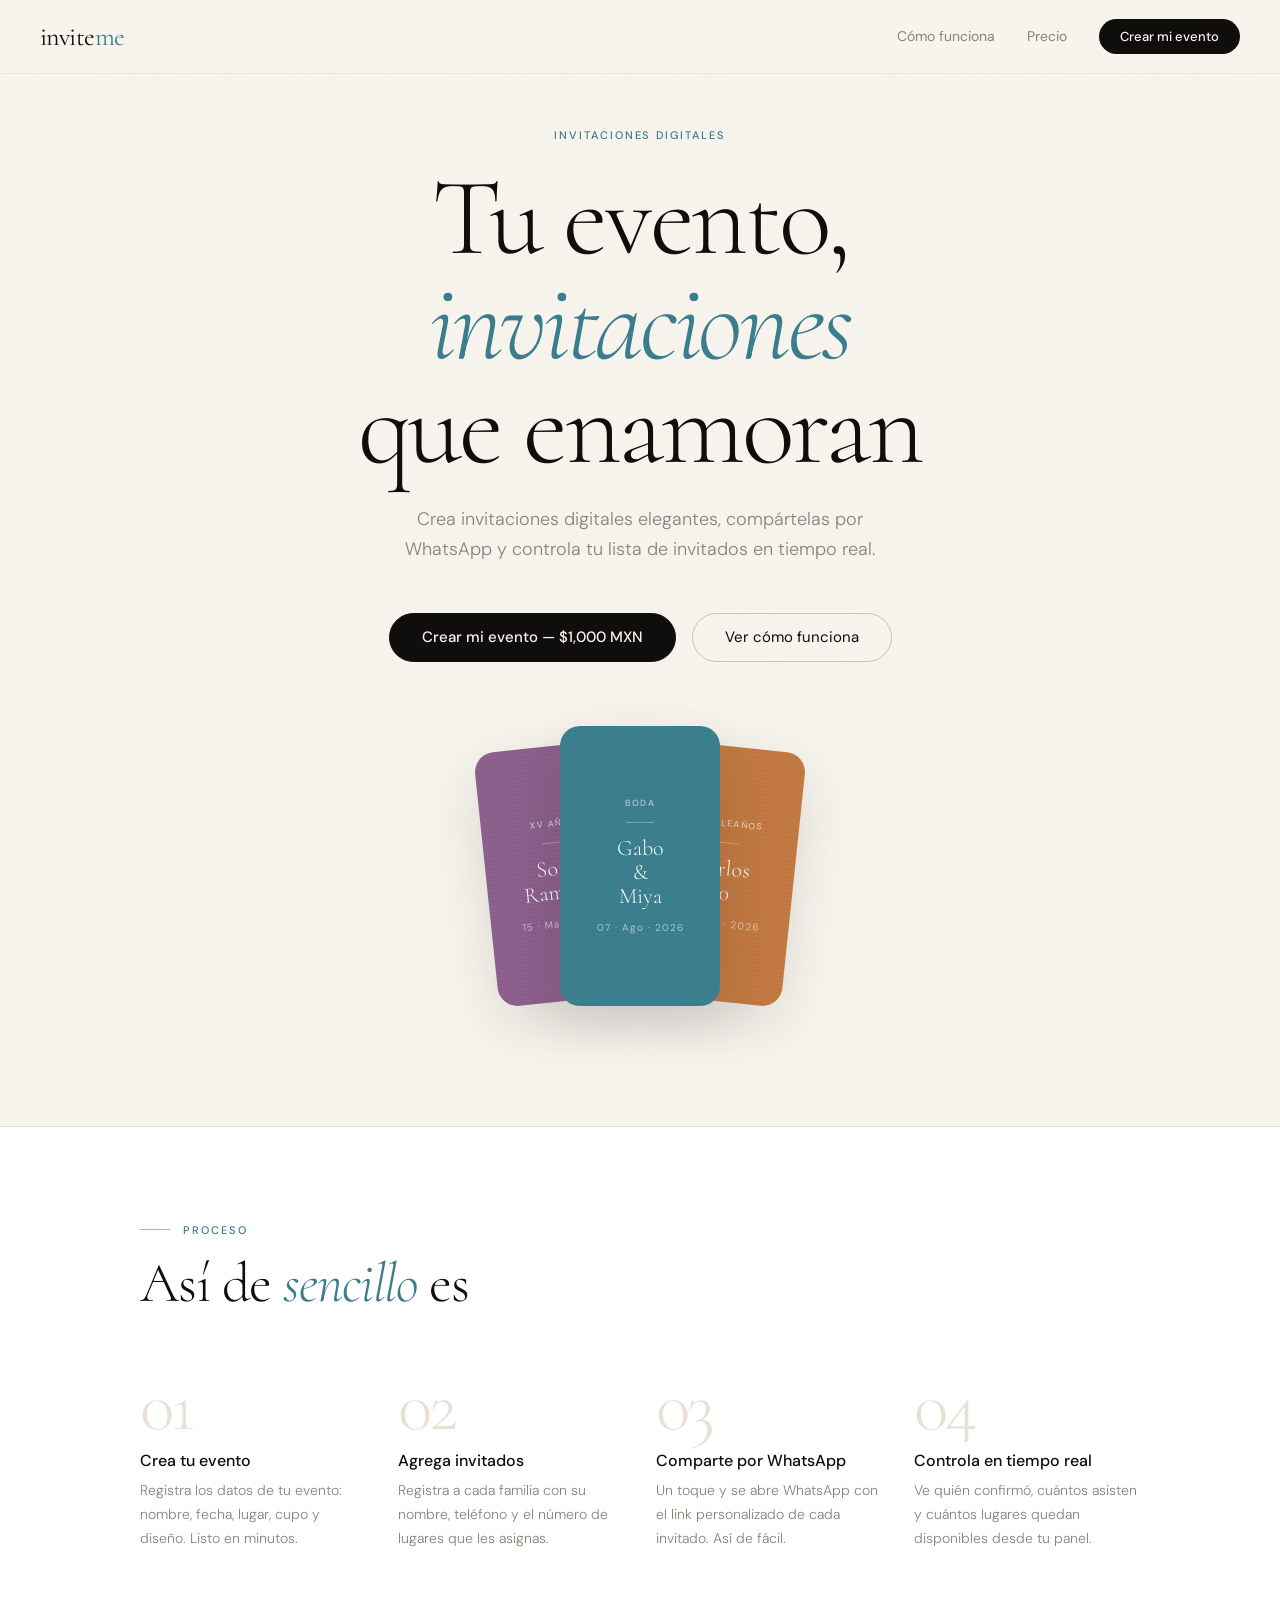
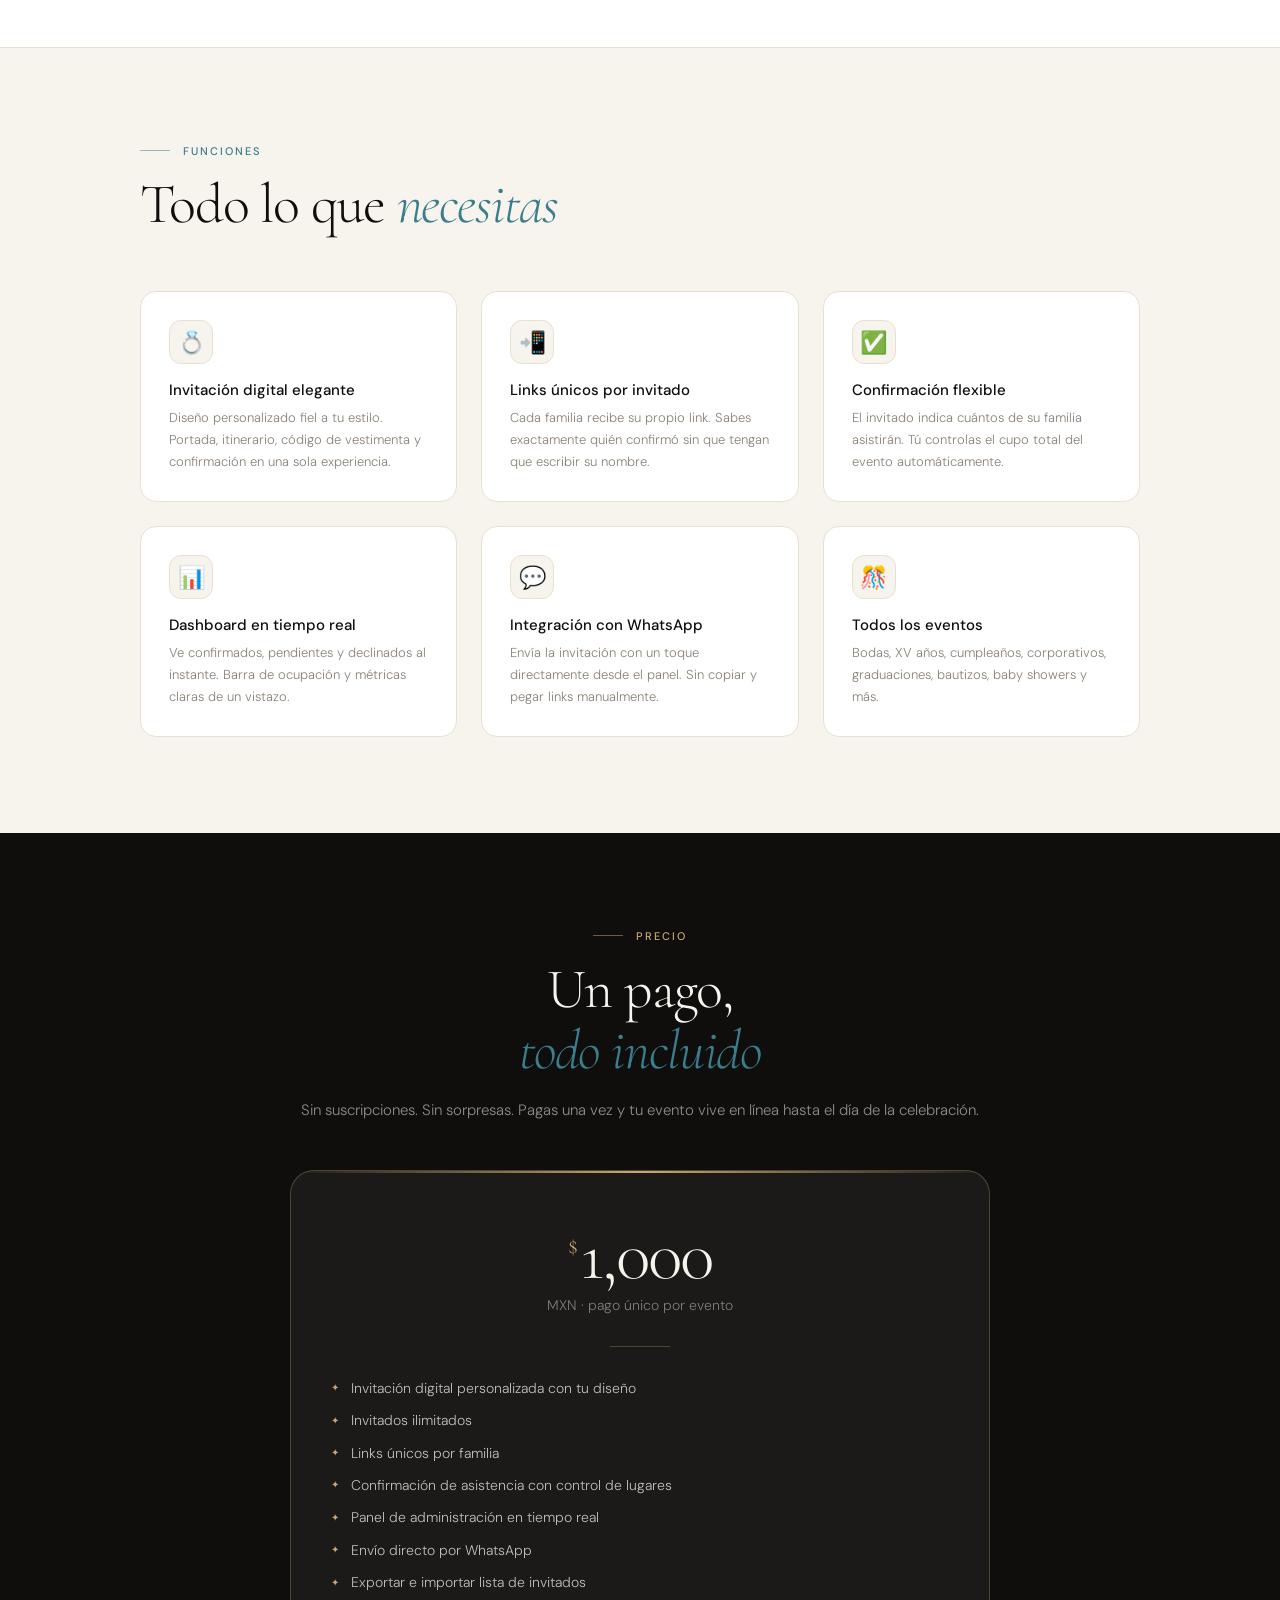
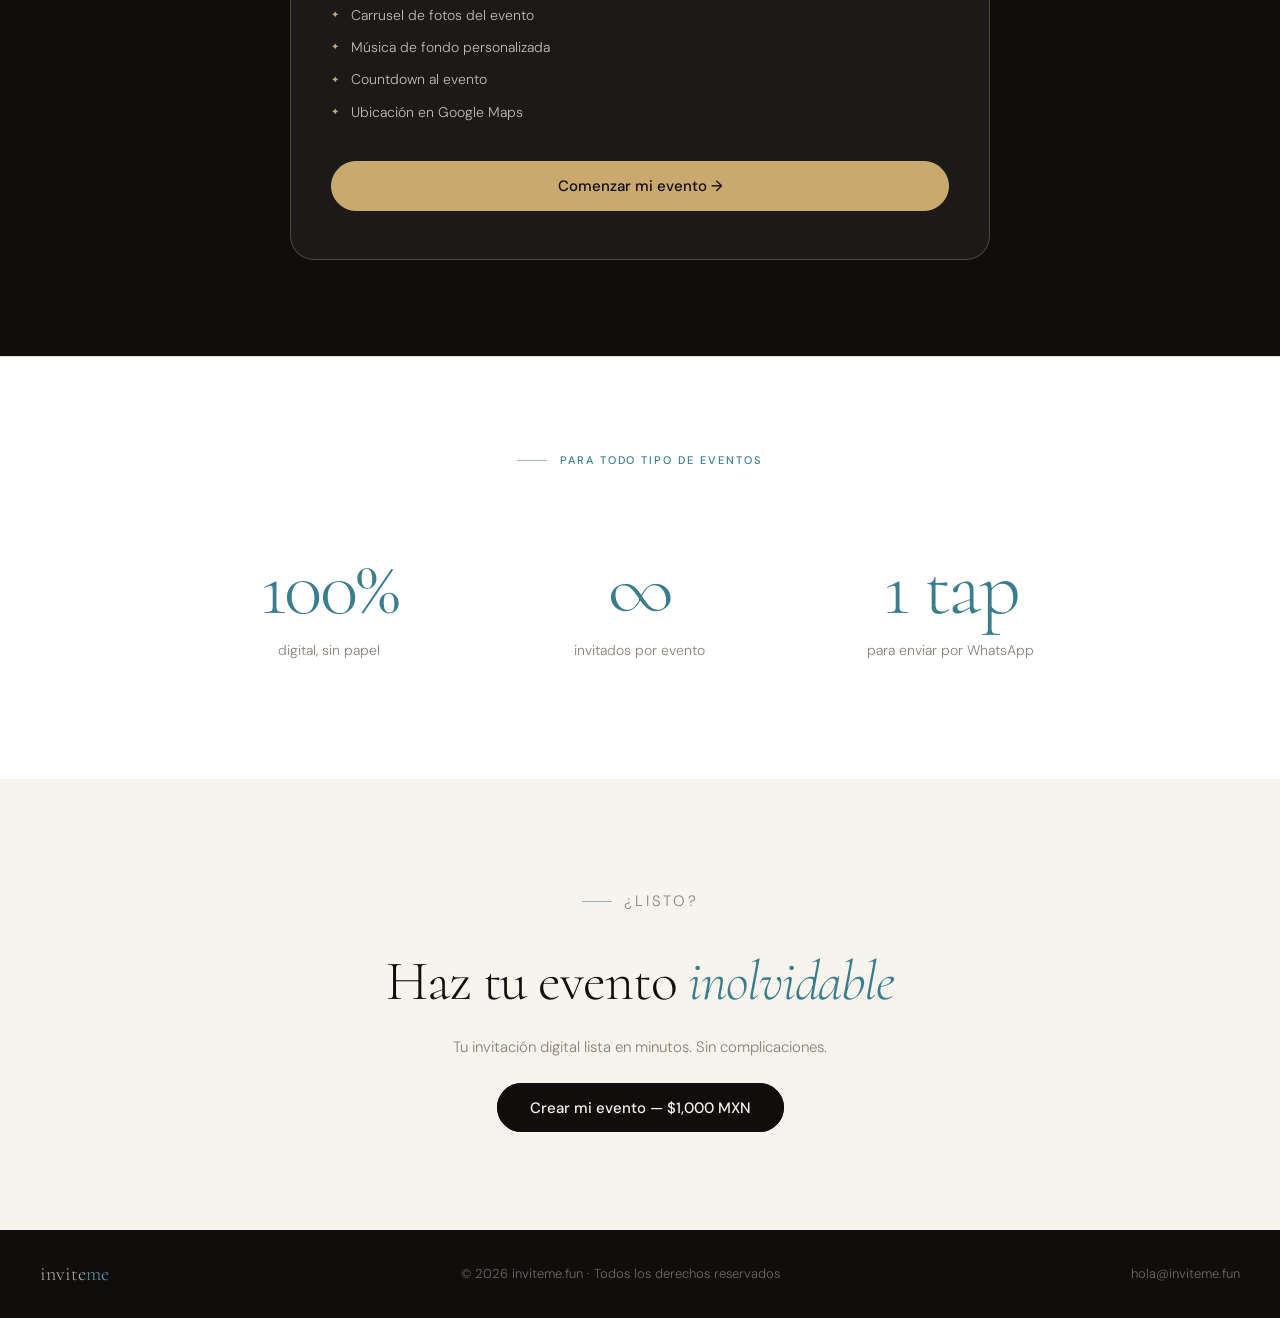
<file: index.html>
<!DOCTYPE html>
<html lang="es">
<head>
<meta charset="UTF-8">
<meta name="viewport" content="width=device-width, initial-scale=1.0">
<title>inviteme — Invitaciones digitales para eventos inolvidables</title>
<link rel="preconnect" href="https://fonts.googleapis.com">
<link href="https://fonts.googleapis.com/css2?family=Cormorant:ital,wght@0,300;0,400;0,500;1,300;1,400&family=DM+Sans:wght@300;400;500&display=swap" rel="stylesheet">
<style>
*, *::before, *::after { box-sizing: border-box; margin: 0; padding: 0; }
:root {
  --ink: #0f0e0d; --cream: #f7f3ed; --warm: #e8e0d4;
  --teal: #3a7d8c; --teal-light: #5a9dac;
  --gold: #c9a96e; --gold-light: #e8ccaa;
  --white: #ffffff; --muted: #8a8278;
}
html { scroll-behavior: smooth; }
body { font-family: 'DM Sans', sans-serif; background: var(--cream); color: var(--ink); overflow-x: hidden; }

body::before {
  content: ''; position: fixed; inset: 0;
  background-image: url("data:image/svg+xml,%3Csvg viewBox='0 0 256 256' xmlns='http://www.w3.org/2000/svg'%3E%3Cfilter id='noise'%3E%3CfeTurbulence type='fractalNoise' baseFrequency='0.9' numOctaves='4' stitchTiles='stitch'/%3E%3C/filter%3E%3Crect width='100%25' height='100%25' filter='url(%23noise)' opacity='0.04'/%3E%3C/svg%3E");
  pointer-events: none; z-index: 0; opacity: 0.4;
}

/* ── NAV ── */
nav {
  position: fixed; top: 0; left: 0; right: 0; z-index: 100;
  padding: 1.2rem 2.5rem;
  display: flex; align-items: center; justify-content: space-between;
  background: rgba(247,243,237,0.85); backdrop-filter: blur(12px);
  border-bottom: 1px solid rgba(201,169,110,0.2);
}
.nav-logo { font-family: 'Cormorant', serif; font-size: 26px; font-weight: 400; color: var(--ink); letter-spacing: -0.02em; text-decoration: none; }
.nav-logo span { color: var(--teal); }
.nav-links { display: flex; align-items: center; gap: 2rem; }
.nav-links a { font-size: 14px; font-weight: 400; color: var(--muted); text-decoration: none; transition: color 0.2s; }
.nav-links a:hover { color: var(--ink); }
.nav-cta { background: var(--ink) !important; color: var(--cream) !important; padding: 0.55rem 1.3rem; border-radius: 100px; font-size: 13px !important; font-weight: 500 !important; transition: background 0.2s !important; }
.nav-cta:hover { background: var(--teal) !important; color: var(--white) !important; }

/* ── HERO ── */
.hero { min-height: 100vh; display: flex; flex-direction: column; align-items: center; justify-content: center; padding: 8rem 2rem 5rem; position: relative; text-align: center; }
.hero-eyebrow { font-size: 11px; font-weight: 500; letter-spacing: 0.18em; text-transform: uppercase; color: var(--teal); margin-bottom: 1.5rem; display: flex; align-items: center; gap: 0.8rem; animation: fadeUp 0.8s ease both; }
.hero-eyebrow::before, .hero-eyebrow::after { content: ''; flex: 1; max-width: 40px; height: 1px; background: var(--teal); opacity: 0.5; }
.hero-title { font-family: 'Cormorant', serif; font-size: clamp(52px,9vw,110px); font-weight: 300; line-height: 0.95; letter-spacing: -0.03em; color: var(--ink); margin-bottom: 1.5rem; animation: fadeUp 0.8s 0.1s ease both; }
.hero-title em { font-style: italic; color: var(--teal); }
.hero-sub { font-size: clamp(15px,2vw,18px); font-weight: 300; color: var(--muted); max-width: 480px; line-height: 1.7; margin-bottom: 3rem; animation: fadeUp 0.8s 0.2s ease both; }
.hero-actions { display: flex; gap: 1rem; flex-wrap: wrap; justify-content: center; animation: fadeUp 0.8s 0.3s ease both; }

.btn-primary { background: var(--ink); color: var(--cream); padding: 0.85rem 2rem; border-radius: 100px; font-size: 15px; font-weight: 500; text-decoration: none; transition: all 0.25s; border: 1.5px solid var(--ink); }
.btn-primary:hover { background: var(--teal); border-color: var(--teal); color: var(--white); transform: translateY(-2px); box-shadow: 0 8px 24px rgba(58,125,140,0.25); }
.btn-secondary { background: transparent; color: var(--ink); padding: 0.85rem 2rem; border-radius: 100px; font-size: 15px; font-weight: 400; text-decoration: none; transition: all 0.25s; border: 1.5px solid rgba(15,14,13,0.2); }
.btn-secondary:hover { border-color: var(--ink); transform: translateY(-2px); }

/* Hero preview cards */
.hero-preview { margin-top: 4rem; position: relative; width: 100%; max-width: 700px; height: 320px; animation: fadeUp 0.8s 0.4s ease both; }
.preview-card { position: absolute; border-radius: 20px; overflow: hidden; box-shadow: 0 20px 60px rgba(0,0,0,0.12); transition: transform 0.3s ease; }
.preview-card:hover { transform: translateY(-8px) rotate(0deg) !important; }
.card-boda { width: 160px; height: 280px; background: var(--teal); left: 50%; transform: translateX(-50%); z-index: 3; }
.card-xv { width: 145px; height: 255px; background: #8b5e8b; left: 28%; top: 20px; transform: rotate(-6deg); z-index: 2; }
.card-cumple { width: 145px; height: 255px; background: #c17840; right: 28%; top: 20px; transform: rotate(6deg); z-index: 2; }
.card-inner { width: 100%; height: 100%; display: flex; flex-direction: column; align-items: center; justify-content: center; padding: 1.5rem; gap: 0.5rem; position: relative; overflow: hidden; }
.card-inner::before { content: ''; position: absolute; inset: 0; background: repeating-linear-gradient(0deg,rgba(255,255,255,0.03) 0,rgba(255,255,255,0.03) 1px,transparent 1px,transparent 4px); }
.card-tag { font-size: 9px; letter-spacing: 0.15em; text-transform: uppercase; color: rgba(255,255,255,0.6); font-weight: 500; position: relative; }
.card-name { font-family: 'Cormorant', serif; font-size: 22px; font-weight: 300; color: rgba(255,255,255,0.95); text-align: center; line-height: 1.1; position: relative; }
.card-date { font-size: 10px; letter-spacing: 0.1em; color: rgba(255,255,255,0.55); margin-top: 0.3rem; position: relative; }
.card-dot { width: 28px; height: 1px; background: rgba(255,255,255,0.3); margin: 0.3rem 0; position: relative; }

/* ── SECTIONS ── */
section { position: relative; z-index: 1; }
.how { padding: 6rem 2rem; background: var(--white); border-top: 1px solid var(--warm); border-bottom: 1px solid var(--warm); }
.how-inner { max-width: 1000px; margin: 0 auto; }
.section-label { font-size: 11px; font-weight: 500; letter-spacing: 0.18em; text-transform: uppercase; color: var(--teal); display: flex; align-items: center; gap: 0.8rem; margin-bottom: 1rem; }
.section-label::before { content: ''; width: 30px; height: 1px; background: var(--teal); opacity: 0.5; }
.section-title { font-family: 'Cormorant', serif; font-size: clamp(36px,5vw,56px); font-weight: 300; line-height: 1.1; letter-spacing: -0.02em; margin-bottom: 3.5rem; max-width: 500px; }
.section-title em { font-style: italic; color: var(--teal); }
.steps { display: grid; grid-template-columns: repeat(auto-fit,minmax(200px,1fr)); gap: 2rem; }
.step-num { font-family: 'Cormorant', serif; font-size: 72px; font-weight: 300; color: var(--warm); line-height: 1; margin-bottom: 0.5rem; letter-spacing: -0.04em; }
.step-title { font-size: 16px; font-weight: 500; color: var(--ink); margin-bottom: 0.5rem; }
.step-desc { font-size: 14px; color: var(--muted); line-height: 1.7; font-weight: 300; }

/* ── FEATURES ── */
.features { padding: 6rem 2rem; background: var(--cream); }
.features-inner { max-width: 1000px; margin: 0 auto; }
.features-grid { display: grid; grid-template-columns: repeat(auto-fit,minmax(260px,1fr)); gap: 1.5rem; margin-top: 3rem; }
.feature-card { background: var(--white); border: 1px solid var(--warm); border-radius: 16px; padding: 1.75rem; transition: all 0.25s; }
.feature-card:hover { border-color: var(--teal-light); transform: translateY(-4px); box-shadow: 0 12px 40px rgba(58,125,140,0.1); }
.feature-icon { width: 44px; height: 44px; background: var(--cream); border-radius: 12px; display: flex; align-items: center; justify-content: center; font-size: 22px; margin-bottom: 1rem; border: 1px solid var(--warm); }
.feature-title { font-size: 15px; font-weight: 500; margin-bottom: 0.4rem; color: var(--ink); }
.feature-desc { font-size: 13px; color: var(--muted); line-height: 1.7; font-weight: 300; }

/* ── PRICING ── */
.pricing { padding: 6rem 2rem; background: var(--ink); color: var(--cream); }
.pricing-inner { max-width: 700px; margin: 0 auto; text-align: center; }
.pricing .section-label { color: var(--gold); justify-content: center; }
.pricing .section-label::before { background: var(--gold); }
.pricing .section-title { color: var(--cream); margin: 0 auto 1rem; }
.pricing-sub { font-size: 15px; color: rgba(247,243,237,0.55); margin-bottom: 3rem; font-weight: 300; line-height: 1.6; }
.price-card { background: rgba(255,255,255,0.05); border: 1px solid rgba(201,169,110,0.3); border-radius: 24px; padding: 3rem 2.5rem; position: relative; overflow: hidden; }
.price-card::before { content: ''; position: absolute; top: 0; left: 0; right: 0; height: 2px; background: linear-gradient(90deg,transparent,var(--gold),transparent); }
.price-amount { font-family: 'Cormorant', serif; font-size: 72px; font-weight: 300; color: var(--cream); line-height: 1; letter-spacing: -0.03em; }
.price-currency { font-size: 24px; font-weight: 300; vertical-align: super; margin-right: 4px; color: var(--gold); }
.price-period { font-size: 14px; color: rgba(247,243,237,0.45); margin-top: 0.3rem; font-weight: 300; }
.price-divider { width: 60px; height: 1px; background: rgba(201,169,110,0.3); margin: 2rem auto; }
.price-features { list-style: none; display: flex; flex-direction: column; gap: 0.9rem; margin-bottom: 2.5rem; text-align: left; }
.price-features li { font-size: 14px; color: rgba(247,243,237,0.75); display: flex; align-items: center; gap: 0.75rem; font-weight: 300; }
.price-features li::before { content: '✦'; color: var(--gold); font-size: 10px; flex-shrink: 0; }
.btn-gold { display: inline-block; background: var(--gold); color: var(--ink); padding: 0.9rem 2.5rem; border-radius: 100px; font-size: 15px; font-weight: 500; text-decoration: none; transition: all 0.25s; border: 1.5px solid var(--gold); width: 100%; text-align: center; }
.btn-gold:hover { background: var(--gold-light); border-color: var(--gold-light); transform: translateY(-2px); box-shadow: 0 8px 24px rgba(201,169,110,0.3); }

/* ── PROOF ── */
.proof { padding: 6rem 2rem; background: var(--white); border-top: 1px solid var(--warm); }
.proof-inner { max-width: 900px; margin: 0 auto; text-align: center; }
.proof-num { font-family: 'Cormorant', serif; font-size: clamp(48px,8vw,80px); font-weight: 300; color: var(--teal); letter-spacing: -0.03em; }
.proof-label { font-size: 14px; color: var(--muted); font-weight: 300; margin-top: 0.3rem; }
.proof-grid { display: grid; grid-template-columns: repeat(3,1fr); gap: 2rem; margin-top: 3rem; }
.proof-item { padding: 1.5rem; }

/* ── CTA FINAL ── */
.cta-final { padding: 7rem 2rem; background: var(--cream); text-align: center; }
.cta-final .section-title { margin: 1rem auto 1.5rem; max-width: 600px; }
.cta-final p { font-size: 15px; color: var(--muted); margin-bottom: 2.5rem; font-weight: 300; }

/* ── FOOTER ── */
footer { background: var(--ink); color: rgba(247,243,237,0.4); padding: 2rem 2.5rem; display: flex; align-items: center; justify-content: space-between; flex-wrap: wrap; gap: 1rem; font-size: 13px; font-weight: 300; }
.footer-logo { font-family: 'Cormorant', serif; font-size: 20px; font-weight: 300; color: rgba(247,243,237,0.7); }
.footer-logo span { color: var(--teal-light); }

/* ── ANIMATIONS ── */
@keyframes fadeUp { from{opacity:0;transform:translateY(24px)} to{opacity:1;transform:translateY(0)} }
.reveal { opacity: 0; transform: translateY(20px); transition: opacity 0.7s ease, transform 0.7s ease; }
.reveal.visible { opacity: 1; transform: translateY(0); }

/* ── MOBILE ── */
@media (max-width: 640px) {
  nav { padding: 1rem 1.25rem; }
  .nav-links a:not(.nav-cta) { display: none; }
  .hero { padding: 7rem 1.5rem 4rem; }
  .card-xv, .card-cumple { display: none; }
  .proof-grid { grid-template-columns: 1fr; gap: 1rem; }
  .steps { grid-template-columns: 1fr; }
}
</style>
</head>
<body>

<!-- NAV -->
<nav>
  <a href="#" class="nav-logo">invite<span>me</span></a>
  <div class="nav-links">
    <a href="#como-funciona">Cómo funciona</a>
    <a href="#precio">Precio</a>
    <a href="/dashboard.html" class="nav-cta">Crear mi evento</a>
  </div>
</nav>

<!-- HERO -->
<section class="hero">
  <p class="hero-eyebrow">Invitaciones digitales</p>
  <h1 class="hero-title">Tu evento,<br><em>invitaciones</em><br>que enamoran</h1>
  <p class="hero-sub">Crea invitaciones digitales elegantes, compártelas por WhatsApp y controla tu lista de invitados en tiempo real.</p>
  <div class="hero-actions">
    <a href="/dashboard.html" class="btn-primary">Crear mi evento — $1,000 MXN</a>
    <a href="#como-funciona" class="btn-secondary">Ver cómo funciona</a>
  </div>
  <div class="hero-preview">
    <div class="preview-card card-xv"><div class="card-inner"><p class="card-tag">XV años</p><div class="card-dot"></div><p class="card-name">Sofía<br>Ramírez</p><p class="card-date">15 · Mar · 2026</p></div></div>
    <div class="preview-card card-boda"><div class="card-inner"><p class="card-tag">Boda</p><div class="card-dot"></div><p class="card-name">Gabo<br>&amp;<br>Miya</p><p class="card-date">07 · Ago · 2026</p></div></div>
    <div class="preview-card card-cumple"><div class="card-inner"><p class="card-tag">Cumpleaños</p><div class="card-dot"></div><p class="card-name">Carlos<br>50</p><p class="card-date">22 · Nov · 2026</p></div></div>
  </div>
</section>

<!-- HOW IT WORKS -->
<section class="how" id="como-funciona">
  <div class="how-inner">
    <p class="section-label reveal">Proceso</p>
    <h2 class="section-title reveal">Así de <em>sencillo</em> es</h2>
    <div class="steps">
      <div class="step reveal"><p class="step-num">01</p><p class="step-title">Crea tu evento</p><p class="step-desc">Registra los datos de tu evento: nombre, fecha, lugar, cupo y diseño. Listo en minutos.</p></div>
      <div class="step reveal"><p class="step-num">02</p><p class="step-title">Agrega invitados</p><p class="step-desc">Registra a cada familia con su nombre, teléfono y el número de lugares que les asignas.</p></div>
      <div class="step reveal"><p class="step-num">03</p><p class="step-title">Comparte por WhatsApp</p><p class="step-desc">Un toque y se abre WhatsApp con el link personalizado de cada invitado. Así de fácil.</p></div>
      <div class="step reveal"><p class="step-num">04</p><p class="step-title">Controla en tiempo real</p><p class="step-desc">Ve quién confirmó, cuántos asisten y cuántos lugares quedan disponibles desde tu panel.</p></div>
    </div>
  </div>
</section>

<!-- FEATURES -->
<section class="features">
  <div class="features-inner">
    <p class="section-label reveal">Funciones</p>
    <h2 class="section-title reveal">Todo lo que <em>necesitas</em></h2>
    <div class="features-grid">
      <div class="feature-card reveal"><div class="feature-icon">💍</div><p class="feature-title">Invitación digital elegante</p><p class="feature-desc">Diseño personalizado fiel a tu estilo. Portada, itinerario, código de vestimenta y confirmación en una sola experiencia.</p></div>
      <div class="feature-card reveal"><div class="feature-icon">📲</div><p class="feature-title">Links únicos por invitado</p><p class="feature-desc">Cada familia recibe su propio link. Sabes exactamente quién confirmó sin que tengan que escribir su nombre.</p></div>
      <div class="feature-card reveal"><div class="feature-icon">✅</div><p class="feature-title">Confirmación flexible</p><p class="feature-desc">El invitado indica cuántos de su familia asistirán. Tú controlas el cupo total del evento automáticamente.</p></div>
      <div class="feature-card reveal"><div class="feature-icon">📊</div><p class="feature-title">Dashboard en tiempo real</p><p class="feature-desc">Ve confirmados, pendientes y declinados al instante. Barra de ocupación y métricas claras de un vistazo.</p></div>
      <div class="feature-card reveal"><div class="feature-icon">💬</div><p class="feature-title">Integración con WhatsApp</p><p class="feature-desc">Envía la invitación con un toque directamente desde el panel. Sin copiar y pegar links manualmente.</p></div>
      <div class="feature-card reveal"><div class="feature-icon">🎊</div><p class="feature-title">Todos los eventos</p><p class="feature-desc">Bodas, XV años, cumpleaños, corporativos, graduaciones, bautizos, baby showers y más.</p></div>
    </div>
  </div>
</section>

<!-- PRICING -->
<section class="pricing" id="precio">
  <div class="pricing-inner">
    <p class="section-label reveal">Precio</p>
    <h2 class="section-title reveal">Un pago,<br><em>todo incluido</em></h2>
    <p class="pricing-sub reveal">Sin suscripciones. Sin sorpresas. Pagas una vez y tu evento vive en línea hasta el día de la celebración.</p>
    <div class="price-card reveal">
      <div class="price-amount"><span class="price-currency">$</span>1,000</div>
      <p class="price-period">MXN · pago único por evento</p>
      <div class="price-divider"></div>
      <ul class="price-features">
        <li>Invitación digital personalizada con tu diseño</li>
        <li>Invitados ilimitados</li>
        <li>Links únicos por familia</li>
        <li>Confirmación de asistencia con control de lugares</li>
        <li>Panel de administración en tiempo real</li>
        <li>Envío directo por WhatsApp</li>
        <li>Exportar e importar lista de invitados</li>
        <li>Carrusel de fotos del evento</li>
        <li>Música de fondo personalizada</li>
        <li>Countdown al evento</li>
        <li>Ubicación en Google Maps</li>
      </ul>
      <a href="/dashboard.html" class="btn-gold">Comenzar mi evento →</a>
    </div>
  </div>
</section>

<!-- PROOF -->
<section class="proof">
  <div class="proof-inner">
    <p class="section-label reveal" style="justify-content:center">Para todo tipo de eventos</p>
    <div class="proof-grid">
      <div class="proof-item reveal"><p class="proof-num">100%</p><p class="proof-label">digital, sin papel</p></div>
      <div class="proof-item reveal"><p class="proof-num">∞</p><p class="proof-label">invitados por evento</p></div>
      <div class="proof-item reveal"><p class="proof-num">1 tap</p><p class="proof-label">para enviar por WhatsApp</p></div>
    </div>
  </div>
</section>

<!-- CTA FINAL -->
<section class="cta-final">
  <p class="section-label reveal" style="justify-content:center">¿Listo?</p>
  <h2 class="section-title reveal">Haz tu evento <em>inolvidable</em></h2>
  <p class="reveal">Tu invitación digital lista en minutos. Sin complicaciones.</p>
  <div class="reveal">
    <a href="/dashboard.html" class="btn-primary">Crear mi evento — $1,000 MXN</a>
  </div>
</section>

<!-- FOOTER -->
<footer>
  <p class="footer-logo">invite<span>me</span></p>
  <p>© 2026 inviteme.fun · Todos los derechos reservados</p>
  <p>hola@inviteme.fun</p>
</footer>

<script>
const reveals = document.querySelectorAll('.reveal');
const observer = new IntersectionObserver((entries) => {
  entries.forEach((entry, i) => {
    if (entry.isIntersecting) {
      setTimeout(() => entry.target.classList.add('visible'), i * 60);
      observer.unobserve(entry.target);
    }
  });
}, { threshold: 0.1 });
reveals.forEach(el => observer.observe(el));
</script>
</body>
</html>
</file>
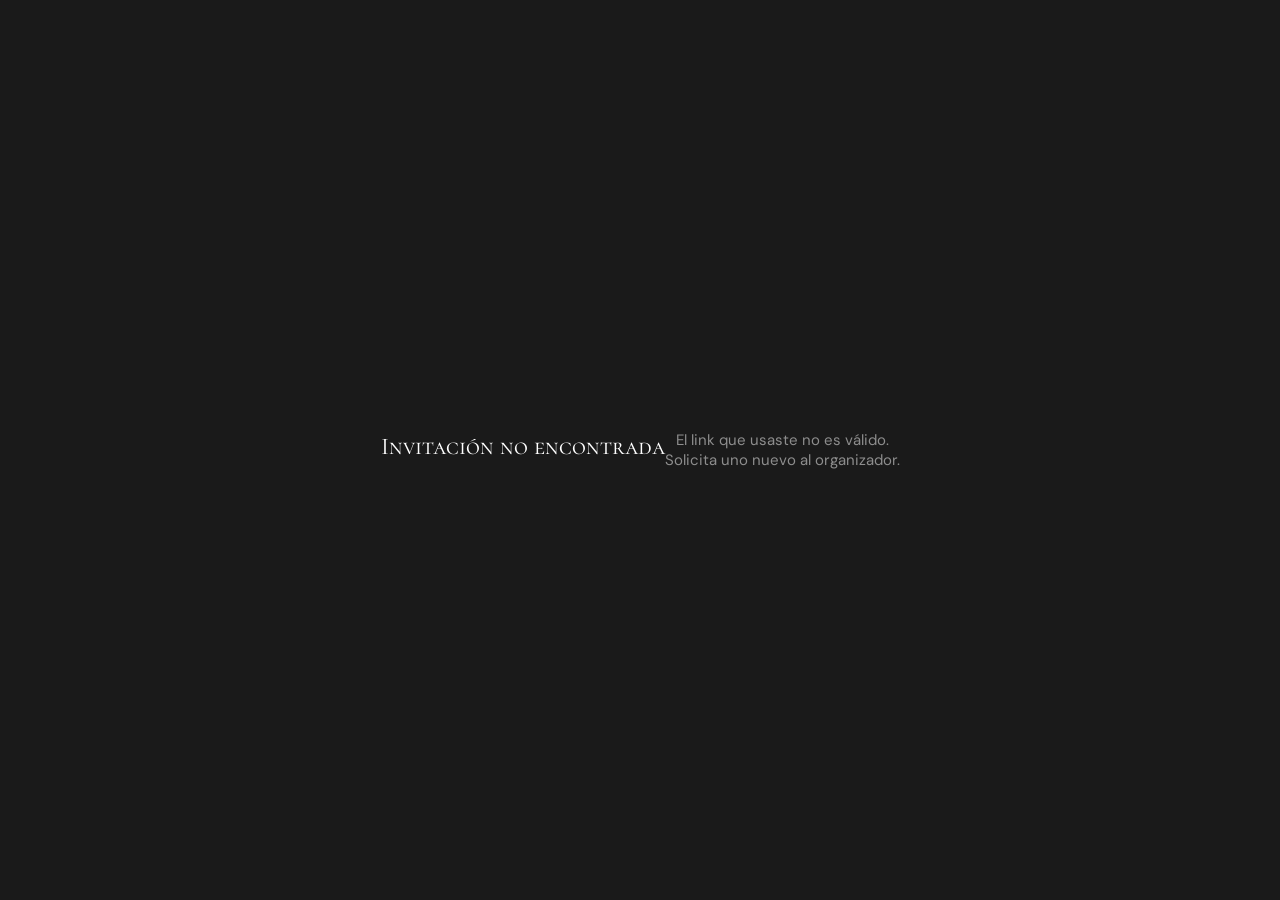
<file: e/index.html>
<!DOCTYPE html>
<html lang="es">
<head>
<meta charset="UTF-8">
<meta http-equiv="Content-Security-Policy" content="upgrade-insecure-requests">
<meta name="viewport" content="width=device-width, initial-scale=1.0">
<title>inviteme</title>
<link rel="preconnect" href="https://fonts.googleapis.com">
<link href="https://fonts.googleapis.com/css2?family=Cormorant:ital,wght@0,300;0,400;0,500;1,300;1,400&family=Cormorant+SC:wght@300;400;500&family=DM+Sans:wght@300;400;500&family=Playfair+Display:ital,wght@0,400;0,700;1,400&display=swap" rel="stylesheet">
<style>
*, *::before, *::after { box-sizing: border-box; margin: 0; padding: 0; }
:root {
  --primary: #3a7d8c;
  --secondary: #f7f3ed;
  --accent: #c9a96e;
  --white: #ffffff;
  --w75: rgba(255,255,255,0.75);
  --w55: rgba(255,255,255,0.55);
  --w10: rgba(255,255,255,0.10);
  --darker: #1a1a1a;
  --header-h: 0px;
}
html { scroll-behavior: smooth; }
body { font-family: 'Cormorant SC', serif; background: var(--primary); min-height: 100vh; overflow-x: hidden; }

/* ── LOADING ── */
#loading {
  position: fixed; inset: 0; z-index: 999;
  display: flex; flex-direction: column; align-items: center; justify-content: center;
  background: #1a1a1a;
}
.loading-logo { font-family: 'Cormorant SC', serif; font-size: 28px; color: var(--white); margin-bottom: 1rem; font-weight: 300; letter-spacing: 0.1em; }
.loading-logo span { color: rgba(255,255,255,0.3); }
.loading-spinner { width: 28px; height: 28px; border: 1.5px solid rgba(255,255,255,0.2); border-top-color: var(--white); border-radius: 50%; animation: spin 0.8s linear infinite; }
@keyframes spin { to { transform: rotate(360deg); } }

/* ── ERROR ── */
#error-view { display: none; position: fixed; inset: 0; z-index: 998; background: #1a1a1a; align-items: center; justify-content: center; text-align: center; padding: 2rem; }
.error-title { font-family: 'Cormorant SC', serif; color: var(--white); font-size: 24px; margin-bottom: 0.5rem; }
.error-text { color: rgba(255,255,255,0.5); font-size: 15px; font-family: 'DM Sans', sans-serif; }

/* ── FONDO ── */
.bg-fixed { position: fixed; inset: 0; z-index: 0; background-size: cover; background-position: center; background-repeat: no-repeat; }
.bg-fixed::after { content: ''; position: absolute; inset: 0; background: rgba(0,0,0,0.38); }

/* ── SPLASH ── */
#splash {
  position: fixed; inset: 0; z-index: 200;
  display: flex; flex-direction: column;
  align-items: center; justify-content: center;
  text-align: center;
  transition: opacity 0.9s ease;
}
#splash.fade-out { opacity: 0; pointer-events: none; }
.splash-bg { position: absolute; inset: 0; background-size: cover; background-position: center; }
.splash-bg::after { content: ''; position: absolute; inset: 0; background: rgba(0,0,0,0.45); }
.splash-inner { position: relative; z-index: 1; padding: 2rem; display: flex; flex-direction: column; align-items: center; gap: 1.5rem; max-width: 480px; }
.splash-event-title {
  font-family: 'Cormorant', serif;
  font-size: clamp(52px, 14vw, 96px);
  font-weight: 300; line-height: 0.95;
  color: var(--white); letter-spacing: -0.02em;
  font-style: italic;
}
.splash-amp { font-size: 0.5em; opacity: 0.7; display: block; font-style: normal; }
.splash-date { font-family: 'DM Sans', sans-serif; font-size: clamp(12px, 3vw, 14px); color: rgba(255,255,255,0.6); letter-spacing: 0.2em; text-transform: uppercase; }
.splash-line { width: 40px; height: 1px; background: rgba(255,255,255,0.4); }
.splash-btn {
  font-family: 'DM Sans', sans-serif; font-size: 13px; font-weight: 500;
  letter-spacing: 0.15em; text-transform: uppercase;
  color: var(--white); background: transparent;
  border: 1px solid rgba(255,255,255,0.5);
  border-radius: 100px; padding: 0.8rem 2.5rem;
  cursor: pointer; transition: all 0.25s;
}
.splash-btn:hover { background: rgba(255,255,255,0.15); border-color: var(--white); }

/* ── PROGRESS DOTS ── */
.progress-dots { position: fixed; right: 1rem; top: 50%; transform: translateY(-50%); display: flex; flex-direction: column; gap: 8px; z-index: 50; }
.pdot { width: 6px; height: 6px; border-radius: 50%; background: rgba(255,255,255,0.3); cursor: pointer; transition: all 0.3s; border: none; padding: 0; }
.pdot.active { background: var(--white); height: 18px; border-radius: 3px; }

/* ── MUSIC ── */
#music-toggle { position: fixed; bottom: 1.5rem; right: 1.5rem; z-index: 60; background: rgba(0,0,0,0.3); border: 1px solid rgba(255,255,255,0.2); border-radius: 50%; width: 40px; height: 40px; display: none; align-items: center; justify-content: center; font-size: 18px; cursor: pointer; backdrop-filter: blur(8px); transition: background 0.2s; }
#music-toggle:hover { background: rgba(0,0,0,0.5); }

/* ── CONTENT ── */
.content { position: relative; z-index: 1; }

/* ── SECTIONS ── */
section { min-height: 100vh; display: flex; flex-direction: column; align-items: center; justify-content: center; padding: 4rem 2rem; text-align: center; position: relative; }

/* ── EVENT TITLE (per section) ── */
.ev-title {
  font-family: 'Cormorant', serif;
  font-size: clamp(48px, 12vw, 80px);
  font-weight: 300; line-height: 0.95;
  color: var(--white); letter-spacing: -0.02em;
  font-style: italic; margin-bottom: 2.5rem;
}
.ev-title .amp { font-size: 0.55em; opacity: 0.7; display: block; font-style: normal; letter-spacing: 0.1em; }
.ev-title.small { font-size: clamp(32px, 8vw, 52px); margin-bottom: 1.5rem; }

/* ── PORTADA ── */
.tagline { font-family: 'DM Sans', sans-serif; font-size: clamp(13px, 3vw, 15px); color: var(--w75); letter-spacing: 0.12em; text-transform: uppercase; line-height: 1.8; margin-bottom: 2.5rem; }
.date-strip { display: flex; align-items: center; gap: 1.5rem; justify-content: center; margin-bottom: 2rem; }
.date-strip .sep { width: 1px; height: 32px; background: rgba(255,255,255,0.3); }
.date-chunk { text-align: center; }
.date-chunk .top { font-family: 'DM Sans', sans-serif; font-size: 10px; letter-spacing: 0.16em; text-transform: uppercase; color: var(--w55); display: block; margin-bottom: 3px; }
.date-chunk .val { font-family: 'Cormorant', serif; font-size: clamp(22px, 6vw, 34px); color: var(--white); font-weight: 300; display: block; line-height: 1; }
.venue-block { margin-bottom: 2rem; }
.venue-name { font-family: 'Cormorant SC', serif; color: var(--white); font-size: clamp(14px, 3.5vw, 18px); letter-spacing: 0.06em; margin-bottom: 0.3rem; }
.venue-addr { font-family: 'DM Sans', sans-serif; color: var(--w55); font-size: clamp(11px, 2.8vw, 13px); letter-spacing: 0.04em; line-height: 1.7; }
.guest-card { background: rgba(255,255,255,0.08); border: 1px solid rgba(255,255,255,0.2); border-radius: 12px; padding: 1.25rem 2rem; backdrop-filter: blur(6px); -webkit-backdrop-filter: blur(6px); max-width: 340px; width: 100%; }
.guest-card .gname { font-family: 'Cormorant SC', serif; color: var(--white); font-size: clamp(18px, 4.5vw, 22px); margin-bottom: 0.2rem; }
.guest-card .gseats { font-family: 'DM Sans', sans-serif; color: var(--w55); font-size: 12px; letter-spacing: 0.1em; text-transform: uppercase; }

/* ── ITINERARY ── */
.it-list { width: 100%; max-width: 380px; }
.it-item { display: grid; grid-template-columns: 64px 1fr; grid-template-rows: auto auto; column-gap: 1.25rem; padding: 1rem 0; position: relative; align-items: center; }
.it-item:not(:last-child)::after { content: ''; position: absolute; left: 31px; top: calc(50% + 32px); width: 1px; height: calc(100% - 24px); border-left: 1px dashed rgba(255,255,255,0.2); }
.it-icon { grid-column:1; grid-row:1/span 2; width: 62px; height: 62px; display: flex; align-items: center; justify-content: center; background: rgba(255,255,255,0.08); border: 1px solid rgba(255,255,255,0.15); border-radius: 50%; justify-self: center; backdrop-filter: blur(4px); }
.it-icon img { width: 32px; height: 32px; object-fit: contain; filter: brightness(0) invert(1); opacity: 0.85; }
.it-name { grid-column:2; grid-row:1; font-family: 'Cormorant SC', serif; color: var(--white); font-size: clamp(16px, 4vw, 20px); letter-spacing: 0.04em; align-self: end; text-align: left; }
.it-time { grid-column:2; grid-row:2; font-family: 'DM Sans', sans-serif; color: var(--w55); font-size: 13px; letter-spacing: 0.08em; align-self: start; margin-top: 3px; text-align: left; }

/* ── DRESS ── */
.dress-label { font-family: 'DM Sans', sans-serif; font-size: 11px; letter-spacing: 0.18em; text-transform: uppercase; color: var(--w55); margin-bottom: 0.5rem; }
.dress-code-text { font-family: 'Cormorant', serif; font-size: clamp(28px, 7vw, 42px); font-weight: 300; color: var(--white); font-style: italic; margin-bottom: 1.5rem; }
.dress-icons { display: flex; gap: 3rem; justify-content: center; margin: 1.5rem 0; }
.dress-icon-wrap { display: flex; flex-direction: column; align-items: center; gap: 0.5rem; }
.dress-icon-wrap img { width: 64px; height: 64px; object-fit: contain; filter: brightness(0) invert(1); opacity: 0.85; }
.dress-icon-lbl { font-family: 'DM Sans', sans-serif; color: var(--w55); font-size: 11px; letter-spacing: 0.12em; text-transform: uppercase; }
.dress-note-text { font-family: 'DM Sans', sans-serif; color: var(--w55); font-size: 13px; letter-spacing: 0.06em; line-height: 1.7; margin-top: 0.5rem; }
.section-divider { width: 40px; height: 1px; background: rgba(255,255,255,0.25); margin: 1.25rem auto; }

/* ── RSVP ── */
.rsvp-label { font-family: 'DM Sans', sans-serif; font-size: 11px; letter-spacing: 0.16em; text-transform: uppercase; color: var(--w55); display: block; margin-bottom: 0.4rem; text-align: left; }
.rsvp-input { width: 100%; background: rgba(255,255,255,0.08); border: 1px solid rgba(255,255,255,0.2); border-radius: 8px; padding: 0.7rem 1rem; color: var(--white); font-family: 'DM Sans', sans-serif; font-size: 15px; margin-bottom: 1rem; outline: none; backdrop-filter: blur(4px); transition: border-color 0.2s; }
.rsvp-input::placeholder { color: rgba(255,255,255,0.25); }
.rsvp-input:focus { border-color: rgba(255,255,255,0.5); background: rgba(255,255,255,0.12); }
.attend-btns { display: flex; gap: 0.6rem; margin-bottom: 1rem; }
.attend-btn { flex: 1; padding: 0.75rem; font-family: 'DM Sans', sans-serif; font-size: 13px; letter-spacing: 0.08em; text-transform: uppercase; border-radius: 8px; cursor: pointer; border: 1px solid rgba(255,255,255,0.3); background: transparent; color: var(--w75); transition: all 0.2s; }
.attend-btn.sel-yes { background: rgba(255,255,255,0.9); color: var(--darker); border-color: transparent; }
.attend-btn.sel-no { background: rgba(200,60,60,0.4); color: var(--white); border-color: transparent; }
.counter-wrap { display: flex; align-items: center; justify-content: space-between; background: rgba(255,255,255,0.08); border: 1px solid rgba(255,255,255,0.2); border-radius: 8px; padding: 0.45rem 0.9rem; margin-bottom: 1rem; backdrop-filter: blur(4px); }
.counter-val { font-family: 'Cormorant', serif; color: var(--white); font-size: 28px; font-weight: 300; }
.counter-btn { background: rgba(255,255,255,0.15); border: none; color: var(--white); width: 32px; height: 32px; border-radius: 50%; font-size: 20px; cursor: pointer; display: flex; align-items: center; justify-content: center; transition: background 0.2s; }
.counter-btn:hover { background: rgba(255,255,255,0.28); }
.rsvp-submit { width: 100%; padding: 0.85rem; font-family: 'DM Sans', sans-serif; font-size: 13px; font-weight: 500; letter-spacing: 0.12em; text-transform: uppercase; background: rgba(255,255,255,0.9); color: var(--darker); border: none; border-radius: 8px; cursor: pointer; transition: background 0.2s; }
.rsvp-submit:hover { background: var(--white); }
.rsvp-submit:disabled { opacity: 0.5; cursor: default; }
.rsvp-sub { font-family: 'DM Sans', sans-serif; color: var(--w55); font-size: 12px; letter-spacing: 0.1em; text-transform: uppercase; margin-bottom: 1.5rem; }

/* ── COUNTDOWN ── */
.countdown-wrap { margin-top: 1.5rem; }
.countdown-label { font-family: 'DM Sans', sans-serif; font-size: 11px; letter-spacing: 0.16em; text-transform: uppercase; color: var(--w55); margin-bottom: 0.8rem; }
.countdown { display: flex; gap: 8px; justify-content: center; flex-wrap: wrap; }
.cd-item { min-width: 58px; padding: 0.6rem 0.5rem; border-radius: 8px; background: rgba(255,255,255,0.08); border: 1px solid rgba(255,255,255,0.15); text-align: center; }
.cd-item span { display: block; font-family: 'Cormorant', serif; color: var(--white); font-size: 26px; font-weight: 300; line-height: 1; }
.cd-item small { font-family: 'DM Sans', sans-serif; color: var(--w55); font-size: 10px; letter-spacing: 0.1em; text-transform: uppercase; }

/* ── THANKS ── */
.thanks-icon { font-size: 48px; margin-bottom: 1rem; }
.thanks-title { font-family: 'Cormorant', serif; color: var(--white); font-size: clamp(28px, 7vw, 40px); font-weight: 300; font-style: italic; margin-bottom: 0.5rem; }
.thanks-text { font-family: 'DM Sans', sans-serif; color: var(--w75); font-size: 15px; line-height: 1.7; }
.maps-btn { display: inline-flex; align-items: center; gap: 0.5rem; margin-top: 2rem; background: rgba(255,255,255,0.12); border: 1px solid rgba(255,255,255,0.3); color: var(--white); font-family: 'DM Sans', sans-serif; font-size: 13px; font-weight: 500; letter-spacing: 0.1em; text-transform: uppercase; padding: 0.8rem 1.75rem; border-radius: 100px; text-decoration: none; transition: background 0.2s; }
.maps-btn:hover { background: rgba(255,255,255,0.2); }

/* ── TOAST ── */
.toast { position: fixed; bottom: 1.5rem; left: 50%; transform: translateX(-50%); background: rgba(0,0,0,0.85); color: var(--white); border-radius: 8px; padding: 0.65rem 1.25rem; font-family: 'DM Sans', sans-serif; font-size: 14px; z-index: 300; display: none; white-space: nowrap; backdrop-filter: blur(8px); }

/* ── FADE IN ── */
.fade-in { opacity: 0; transform: translateY(18px); transition: opacity 0.75s ease, transform 0.75s ease; }
.fade-in.visible { opacity: 1; transform: translateY(0); }
</style>
</head>
<body>

<!-- LOADING -->
<div id="loading">
  <p class="loading-logo">invite<span>me</span></p>
  <div class="loading-spinner"></div>
</div>

<!-- ERROR -->
<div id="error-view">
  <p class="error-title">Invitación no encontrada</p>
  <p class="error-text">El link que usaste no es válido.<br>Solicita uno nuevo al organizador.</p>
</div>

<!-- FONDO -->
<div class="bg-fixed" id="bg-fixed"></div>

<!-- SPLASH -->
<div id="splash">
  <div class="splash-bg" id="splash-bg"></div>
  <div class="splash-inner">
    <p class="splash-event-title" id="splash-title">...</p>
    <div class="splash-line"></div>
    <p class="splash-date" id="splash-date"></p>
    <button class="splash-btn" onclick="startInvitation()">Abrir invitación</button>
  </div>
</div>

<!-- DOTS -->
<div class="progress-dots" id="progress-dots" style="display:none"></div>

<!-- MUSIC -->
<div id="music-toggle">🔇</div>
<iframe id="music" width="0" height="0" frameborder="0" allow="autoplay; encrypted-media; picture-in-picture" allowfullscreen></iframe>

<!-- CONTENT -->
<div class="content" id="main-content" style="display:none">

  <!-- S0: PORTADA -->
  <section id="s0">
    <p class="ev-title fade-in" id="s0-title"></p>
    <p class="tagline fade-in" id="s-tagline"></p>
    <div class="date-strip fade-in">
      <div class="date-chunk"><span class="top" id="d-weekday"></span><span class="val" id="d-day"></span></div>
      <div class="sep"></div>
      <div class="date-chunk"><span class="top" id="d-month"></span><span class="val" id="d-year"></span></div>
      <div class="sep"></div>
      <div class="date-chunk"><span class="top">Hora</span><span class="val" id="d-time"></span></div>
    </div>
    <div class="venue-block fade-in">
      <p class="venue-name" id="s-venue"></p>
      <p class="venue-addr" id="s-address"></p>
    </div>
    <div class="guest-card fade-in">
      <p class="gname" id="inv-gname">Cargando...</p>
      <p class="gseats" id="inv-gseats"></p>
    </div>
  </section>

  <!-- S1: ITINERARIO -->
  <section id="s1">
    <p class="ev-title small fade-in" id="s1-title"></p>
    <div class="it-list fade-in" id="itinerary-list"></div>
  </section>

  <!-- S2: DRESS CODE (opcional) -->
  <section id="s2" style="display:none">
    <p class="ev-title small fade-in" id="s2-title"></p>
    <p class="dress-label fade-in">Código de Vestimenta</p>
    <p class="dress-code-text fade-in" id="s-dress-code"></p>
    <div class="dress-icons fade-in" id="s-dress-icons"></div>
    <div class="section-divider fade-in"></div>
    <p class="dress-note-text fade-in" id="s-dress-note"></p>
    <p class="dress-note-text fade-in" id="s-bank-info" style="margin-top:0.75rem;opacity:0.7"></p>
  </section>

  <!-- S3: RSVP -->
  <section id="s3">
    <p class="ev-title small fade-in" id="s3-title"></p>
    <div id="rsvp-form-wrap" style="width:100%;max-width:360px">
      <p class="rsvp-sub fade-in" id="rsvp-sub-lbl"></p>
      <div class="fade-in" style="text-align:left">
        <label class="rsvp-label">¿Asistirás?</label>
        <div class="attend-btns">
          <button class="attend-btn" id="btn-yes" onclick="selectAttend('yes')">Sí, asistiré</button>
          <button class="attend-btn" id="btn-no" onclick="selectAttend('no')">No podré ir</button>
        </div>
        <div id="count-section">
          <label class="rsvp-label">¿Cuántos asistirán? (máx. <span id="max-lbl">0</span>)</label>
          <div class="counter-wrap">
            <button class="counter-btn" onclick="chgCount(-1)">−</button>
            <span class="counter-val" id="cnt-val">1</span>
            <button class="counter-btn" onclick="chgCount(1)">+</button>
          </div>
        </div>
        <label class="rsvp-label">Mensaje (opcional)</label>
        <textarea class="rsvp-input" rows="3" id="rsvp-msg" placeholder="Un mensaje para los anfitriones..."></textarea>
        <button class="rsvp-submit" id="rsvp-btn" onclick="submitRSVP()">Confirmar asistencia</button>
      </div>
    </div>
    <div id="thanks-wrap" style="display:none;text-align:center">
      <div class="thanks-icon" id="thanks-icon">🎉</div>
      <p class="thanks-title">¡Gracias!</p>
      <p class="thanks-text" id="thanks-txt"></p>
      <div id="location-btn-wrap" style="display:none">
        <a id="maps-link" href="#" target="_blank" rel="noopener" class="maps-btn">📍 Ver ubicación</a>
      </div>
    </div>
    <div class="countdown-wrap fade-in">
      <p class="countdown-label">Faltan</p>
      <div class="countdown">
        <div class="cd-item"><span id="cd-days">0</span><small>Días</small></div>
        <div class="cd-item"><span id="cd-hours">0</span><small>Hrs</small></div>
        <div class="cd-item"><span id="cd-minutes">0</span><small>Min</small></div>
        <div class="cd-item"><span id="cd-seconds">0</span><small>Seg</small></div>
      </div>
    </div>
  </section>

</div>

<div class="toast" id="toast"></div>

<script>
const SUPA_URL = 'https://jlakoulrsnptdsslerte.supabase.co';
const SUPA_KEY = 'sb_publishable_lW75yG4gMJUC6kLkCABx9A_NihDmEEa';
const STORAGE  = 'https://jlakoulrsnptdsslerte.supabase.co/storage/v1/object/public/events/';

let eventData=null, activeGuest=null, attendChoice=null, guestCount=1, maxSeats=2;
let currentSection=0, userScrolled=false, autoScrollTimer=null;
let sections=['s0','s1','s3'], embedURL='', playing=false;

/* ── Supabase ── */
async function api(path, opts={}) {
  const res = await fetch(SUPA_URL+'/rest/v1/'+path, {
    headers:{'apikey':SUPA_KEY,'Authorization':'Bearer '+SUPA_KEY,
      'Content-Type':'application/json','Prefer':'return=representation',...(opts.headers||{})}, ...opts
  });
  if(!res.ok) throw new Error(await res.text());
  const t=await res.text(); return t?JSON.parse(t):null;
}
async function apiRPC(fn,params={}) {
  const res=await fetch(SUPA_URL+'/rest/v1/rpc/'+fn,{
    method:'POST', headers:{'apikey':SUPA_KEY,'Authorization':'Bearer '+SUPA_KEY,'Content-Type':'application/json'},
    body:JSON.stringify(params)
  });
  if(!res.ok) throw new Error(await res.text());
  const t=await res.text(); return t?JSON.parse(t):null;
}

function showToast(msg,dur=2800){
  const t=document.getElementById('toast');
  t.textContent=msg; t.style.display='block';
  clearTimeout(t._t); t._t=setTimeout(()=>t.style.display='none',dur);
}

/* ── Template ── */
function applyTemplate(tpl) {
  if(!tpl) return;
  document.documentElement.style.setProperty('--primary',   tpl.primary_color);
  document.documentElement.style.setProperty('--secondary', tpl.secondary_color);
  document.documentElement.style.setProperty('--accent',    tpl.accent_color);
  document.body.style.background = tpl.primary_color;
  const font = tpl.font_family || 'Cormorant SC';
  const style = document.createElement('style');
  style.textContent = `
    .ev-title, .splash-event-title, .thanks-title, .counter-val { font-family:'${font}',serif !important; }
    .rsvp-submit, .attend-btn.sel-yes { color:${tpl.primary_color} !important; }
  `;
  document.head.appendChild(style);
}

/* ── Event helpers ── */
function buildTitle(ev) {
  switch(ev.event_type) {
    case 'wedding':    return ev.protagonist_2 ? {main:ev.protagonist_1, amp:'&', sub:ev.protagonist_2} : {main:ev.protagonist_1};
    case 'xv':         return {main:'XV', sub:ev.protagonist_1};
    case 'birthday':   return ev.protagonist_2 ? {main:ev.protagonist_1, amp:'&', sub:ev.protagonist_2} : {main:ev.protagonist_1};
    case 'graduation': return {main:ev.protagonist_1, sub:'Graduación'};
    case 'baptism':    return {main:'Bautizo', sub:ev.protagonist_1};
    case 'babyshower': return {main:'Baby Shower', sub:ev.protagonist_1};
    default:           return {main:ev.protagonist_1||ev.title||''};
  }
}

function renderTitle(el, ev) {
  const t = buildTitle(ev);
  if(t.amp) {
    el.innerHTML = t.main+'<span class="amp">'+t.amp+'</span>'+t.sub;
  } else if(t.sub) {
    el.innerHTML = t.main+'<span class="amp" style="font-size:0.4em;letter-spacing:0.1em">'+t.sub+'</span>';
  } else {
    el.textContent = t.main;
  }
}

function getThanksIcon(ev){
  const m={wedding:'💍',xv:'👑',birthday:'🎂',corporate:'🎊',graduation:'🎓',baptism:'👼',babyshower:'🍼',other:'🎉'};
  return m[ev.event_type]||'🎉';
}
function getThanksText(ev,confirmed){
  const date=ev.event_date?new Date(ev.event_date+'T12:00:00').toLocaleDateString('es-MX',{day:'numeric',month:'long'}):'';
  return confirmed
    ?'Tu confirmación fue registrada.<br>¡Te esperamos el <strong>'+date+'</strong>!'
    :'Lamentamos que no puedas asistir.<br>Gracias por avisarnos.';
}

/* ── Render event ── */
function renderEvent(ev) {
  // Background
  document.getElementById('bg-fixed').style.backgroundImage = "url('"+STORAGE+ev.slug+"/img/Fondo.jpg')";
  document.getElementById('splash-bg').style.backgroundImage = "url('"+STORAGE+ev.slug+"/img/Fondo.jpg')";

  // Splash title
  const splashEl = document.getElementById('splash-title');
  renderTitle(splashEl, ev);

  // Splash date
  if(ev.event_date) {
    const d=new Date(ev.event_date+'T12:00:00');
    const months=['Enero','Febrero','Marzo','Abril','Mayo','Junio','Julio','Agosto','Septiembre','Octubre','Noviembre','Diciembre'];
    document.getElementById('splash-date').textContent =
      d.getDate()+' · '+months[d.getMonth()]+' · '+d.getFullYear();
  }

  // Section titles
  ['s0','s1','s2','s3'].forEach(sid => {
    const el=document.getElementById(sid+'-title');
    if(el) renderTitle(el,ev);
  });

  // Date strip
  if(ev.event_date){
    const d=new Date(ev.event_date+'T12:00:00');
    const weekdays=['Domingo','Lunes','Martes','Miércoles','Jueves','Viernes','Sábado'];
    const months=['Enero','Febrero','Marzo','Abril','Mayo','Junio','Julio','Agosto','Septiembre','Octubre','Noviembre','Diciembre'];
    document.getElementById('d-weekday').textContent=weekdays[d.getDay()];
    document.getElementById('d-day').textContent=d.getDate();
    document.getElementById('d-month').textContent=months[d.getMonth()];
    document.getElementById('d-year').textContent=d.getFullYear();
  }
  document.getElementById('d-time').textContent=ev.event_time||'';
  document.getElementById('s-tagline').textContent=ev.tagline||'';
  document.getElementById('s-venue').textContent=ev.venue||'';
  document.getElementById('s-address').textContent=ev.event_address||'';

  // Itinerary
  if(ev.itinerary&&ev.itinerary.length){
    document.getElementById('itinerary-list').innerHTML=ev.itinerary.map(item=>`
      <div class="it-item">
        <div class="it-icon"><img src="${STORAGE}${ev.slug}/img/${item.icon}" alt="${item.name}" onerror="this.parentElement.innerHTML='<span style=font-size:20px;opacity:0.5>✦</span>'"></div>
        <span class="it-name">${item.name}</span>
        <span class="it-time">${item.time||'&nbsp;'}</span>
      </div>`).join('');
  }

  // Dress code
  if(ev.dress_code){
    document.getElementById('s2').style.display='';
    document.getElementById('s-dress-code').textContent=ev.dress_code;
    document.getElementById('s-dress-note').textContent=ev.dress_note||'';
    document.getElementById('s-bank-info').textContent=ev.bank_info||'';
    document.getElementById('s-dress-icons').innerHTML=`
      <div class="dress-icon-wrap"><img src="${STORAGE}${ev.slug}/img/CodigoMujer.png" onerror="this.parentElement.style.display='none'"><span class="dress-icon-lbl">Damas</span></div>
      <div class="dress-icon-wrap"><img src="${STORAGE}${ev.slug}/img/CodigoHombre.png" onerror="this.parentElement.style.display='none'"><span class="dress-icon-lbl">Caballeros</span></div>`;
    sections=['s0','s1','s2','s3'];
  }

  // Maps
  if(ev.maps_url) document.getElementById('maps-link').href=ev.maps_url;

  // Thanks icon
  document.getElementById('thanks-icon').textContent=getThanksIcon(ev);

  // Music
  if(ev.music_yt_id){
    embedURL='https://www.youtube.com/embed/'+ev.music_yt_id+'?autoplay=1&loop=1&playlist='+ev.music_yt_id+'&controls=0&rel=0&modestbranding=1';
    const mt=document.getElementById('music-toggle');
    mt.style.display='flex';
    mt.addEventListener('click',()=>{
      const f=document.getElementById('music');
      if(playing){f.src='';mt.textContent='🔇';playing=false;}
      else{f.src=embedURL;mt.textContent='🔊';playing=true;}
    });
  }

  // Countdown
  if(ev.event_date&&ev.event_time){
    const target=new Date(ev.event_date+'T'+ev.event_time+':00').getTime();
    setInterval(()=>{
      const dist=target-Date.now();
      if(dist<=0){document.getElementById('cd-days').textContent='🎉';return;}
      document.getElementById('cd-days').textContent=Math.floor(dist/(1000*60*60*24));
      document.getElementById('cd-hours').textContent=Math.floor((dist%(1000*60*60*24))/(1000*60*60));
      document.getElementById('cd-minutes').textContent=Math.floor((dist%(1000*60*60))/(1000*60));
      document.getElementById('cd-seconds').textContent=Math.floor((dist%(1000*60))/1000);
    },1000);
  }

  // Progress dots
  const dotsEl=document.getElementById('progress-dots');
  dotsEl.innerHTML=sections.map((_,i)=>`<button class="pdot${i===0?' active':''}" onclick="scrollToSection(${i})"></button>`).join('');
  dotsEl.style.display='flex';

  // Show content
  document.getElementById('main-content').style.display='block';
  document.getElementById('loading').style.display='none';
}

/* ── Scroll ── */
function scrollToSection(idx){
  if(idx<0||idx>=sections.length) return;
  currentSection=idx;
  document.getElementById(sections[idx]).scrollIntoView({behavior:'smooth'});
  updateDots();
}
function updateDots(){
  document.querySelectorAll('.pdot').forEach((d,i)=>d.classList.toggle('active',i===currentSection));
}
function startAutoScroll(){
  const times=[4500,5000,8000];
  function next(){
    if(userScrolled||currentSection>=sections.length-1) return;
    setTimeout(()=>{
      if(!userScrolled&&currentSection<sections.length-1){
        currentSection++; scrollToSection(currentSection); next();
      }
    }, times[currentSection]||4500);
  }
  next(); autoScrollTimer=true;
}
let scrollTimeout;
window.addEventListener('scroll',()=>{
  if(autoScrollTimer) userScrolled=true;
  clearTimeout(scrollTimeout);
  scrollTimeout=setTimeout(()=>{
    sections.forEach((id,i)=>{
      const rect=document.getElementById(id).getBoundingClientRect();
      if(rect.top>=-100&&rect.top<window.innerHeight/2){currentSection=i;updateDots();}
    });
  },80);
},{passive:true});

/* ── Splash ── */
function startInvitation(){
  if(embedURL){document.getElementById('music').src=embedURL;document.getElementById('music-toggle').textContent='🔊';playing=true;}
  const s=document.getElementById('splash');
  s.style.opacity='0'; s.style.transition='opacity 0.9s ease';
  setTimeout(()=>s.style.display='none',920);
  setTimeout(startAutoScroll,4200);
}

/* ── Guest UI ── */
function setGuestUI(g){
  document.getElementById('inv-gname').textContent=g.name;
  document.getElementById('inv-gseats').textContent='Lugares asignados: '+g.seats;
  document.getElementById('rsvp-sub-lbl').textContent=g.name+' · '+g.seats+' lugar'+(g.seats!==1?'es':'')+' asignado'+(g.seats!==1?'s':'');
  document.getElementById('max-lbl').textContent=g.seats;
  maxSeats=g.seats;
}

function showAlreadyReplied(g){
  document.querySelectorAll('section').forEach(s=>s.style.display='none');
  document.getElementById('s3').style.display='flex';
  document.getElementById('rsvp-form-wrap').style.display='none';
  document.getElementById('thanks-wrap').style.display='block';
  document.getElementById('thanks-txt').innerHTML=getThanksText(eventData,g.status==='confirmed');
  if(g.status==='confirmed'&&eventData.maps_url) document.getElementById('location-btn-wrap').style.display='block';
  document.querySelectorAll('.pdot').forEach((d,i)=>d.classList.toggle('active',i===sections.length-1));
}

/* ── RSVP ── */
function selectAttend(c){
  attendChoice=c;
  document.getElementById('btn-yes').className='attend-btn'+(c==='yes'?' sel-yes':'');
  document.getElementById('btn-no').className ='attend-btn'+(c==='no' ?' sel-no' :'');
  document.getElementById('count-section').style.display=c==='yes'?'block':'none';
}
function chgCount(d){
  guestCount=Math.max(1,Math.min(maxSeats,guestCount+d));
  document.getElementById('cnt-val').textContent=guestCount;
}
async function submitRSVP(){
  if(!attendChoice){showToast('Por favor indica si asistirás');return;}
  if(!activeGuest){showToast('No se pudo identificar al invitado');return;}
  const btn=document.getElementById('rsvp-btn');
  btn.disabled=true; btn.textContent='Guardando...';
  const update={status:attendChoice==='yes'?'confirmed':'declined',confirmed:attendChoice==='yes'?guestCount:0,msg:document.getElementById('rsvp-msg').value};
  try{
    await api('guests?id=eq.'+activeGuest.id+'&id_event=eq.'+eventData.id_event,{method:'PATCH',body:JSON.stringify(update)});
    document.getElementById('thanks-txt').innerHTML=getThanksText(eventData,attendChoice==='yes');
    document.getElementById('rsvp-form-wrap').style.display='none';
    document.getElementById('thanks-wrap').style.display='block';
    if(attendChoice==='yes'&&eventData.maps_url) document.getElementById('location-btn-wrap').style.display='block';
    notifyOrganizer(activeGuest.id,eventData.id_event);
  }catch(e){btn.disabled=false;btn.textContent='Confirmar asistencia';showToast('Error: '+e.message);}
}

/* ── Notify ── */
async function notifyOrganizer(guestId,idEvent){
  try{
    const res=await apiRPC('notify_organizer_data',{p_guest_id:guestId,p_id_event:idEvent});
    if(!res||!res[0]) return;
    const{organizer_phone,message}=res[0];
    if(!organizer_phone||!message) return;
    const win=window.open('https://wa.me/'+organizer_phone+'?text='+encodeURIComponent(message),'_blank');
    if(win) setTimeout(()=>{try{win.close();}catch(e){}},3000);
  }catch(e){console.log('Notify skipped:',e.message);}
}

/* ── Fade in ── */
const fadeObs=new IntersectionObserver(entries=>{
  entries.forEach(e=>{if(e.isIntersecting){e.target.classList.add('visible');fadeObs.unobserve(e.target);}});
},{threshold:0.1});
document.querySelectorAll('.fade-in').forEach(el=>fadeObs.observe(el));

/* ── INIT ── */
(async()=>{
  const params=new URLSearchParams(window.location.search);
  const slug=params.get('slug'), gid=params.get('id');
  if(!slug){document.getElementById('loading').style.display='none';document.getElementById('error-view').style.display='flex';return;}
  try{
    const evRes=await api('event_config?slug=eq.'+slug);
    if(!evRes||!evRes[0]){document.getElementById('loading').style.display='none';document.getElementById('error-view').style.display='flex';return;}
    eventData=evRes[0];

    // Load template
    if(eventData.template){
      const tplRes=await api('templates?id=eq.'+eventData.template);
      if(tplRes&&tplRes[0]){eventData._template=tplRes[0];applyTemplate(tplRes[0]);}
    }

    renderEvent(eventData);

    // Load guest
    if(gid){
      const gRes=await api('guests?id=eq.'+gid+'&id_event=eq.'+eventData.id_event);
      if(gRes&&gRes[0]){
        activeGuest=gRes[0]; setGuestUI(gRes[0]);
        if(gRes[0].status==='confirmed'||gRes[0].status==='declined') showAlreadyReplied(gRes[0]);
      } else {document.getElementById('inv-gname').textContent='Invitado no encontrado';}
    } else {
      document.getElementById('inv-gname').textContent='Bienvenido';
      document.getElementById('inv-gseats').textContent='';
      document.getElementById('rsvp-sub-lbl').textContent='Ingresa con tu link personalizado';
    }
  }catch(e){document.getElementById('loading').style.display='none';document.getElementById('error-view').style.display='flex';}
})();
</script>
</body>
</html>
</file>
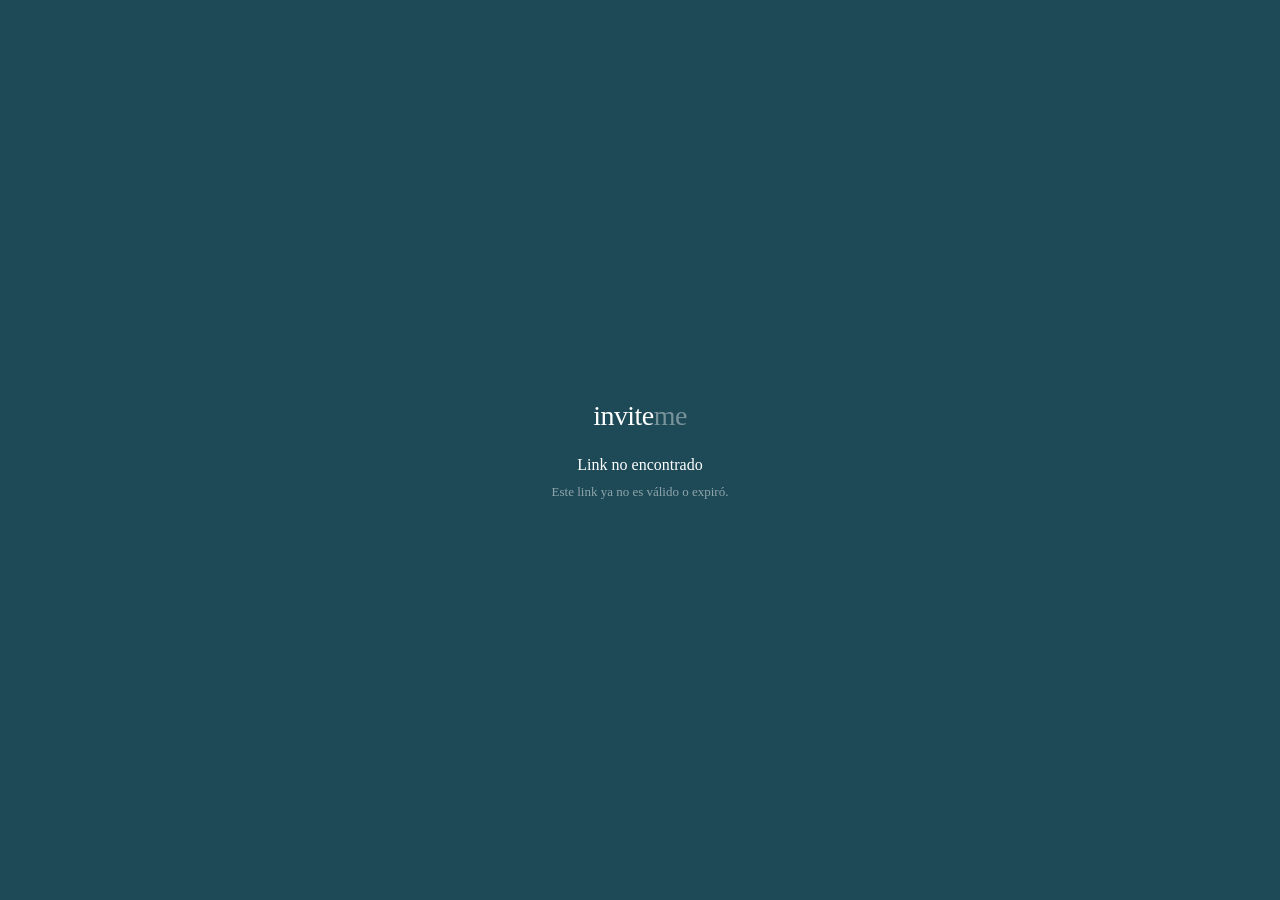
<file: i/index.html>
<!DOCTYPE html>
<html lang="es">
<head>
<meta charset="UTF-8">
<meta name="viewport" content="width=device-width, initial-scale=1.0">
<title>inviteme</title>
<style>
*, *::before, *::after { box-sizing: border-box; margin: 0; padding: 0; }
body {
  font-family: 'Georgia', serif;
  background: #1e4a57;
  min-height: 100vh;
  display: flex; flex-direction: column;
  align-items: center; justify-content: center;
  color: rgba(255,255,255,0.8);
}
.logo { font-size: 28px; color: white; margin-bottom: 1.5rem; letter-spacing: -0.02em; }
.logo span { color: rgba(255,255,255,0.4); }
.spinner { width: 32px; height: 32px; border: 2px solid rgba(255,255,255,0.2); border-top-color: white; border-radius: 50%; animation: spin 0.8s linear infinite; }
@keyframes spin { to { transform: rotate(360deg); } }
.error { text-align: center; display: none; }
.error p { font-size: 16px; margin-bottom: 0.5rem; color: white; }
.error small { font-size: 13px; color: rgba(255,255,255,0.5); }
</style>
</head>
<body>

<p class="logo">invite<span>me</span></p>
<div id="spinner" class="spinner"></div>
<div id="error" class="error">
  <p>Link no encontrado</p>
  <small>Este link ya no es válido o expiró.</small>
</div>

<script>
const SUPA_URL = 'https://jlakoulrsnptdsslerte.supabase.co';
const SUPA_KEY = 'sb_publishable_lW75yG4gMJUC6kLkCABx9A_NihDmEEa';

async function api(path) {
  const res = await fetch(SUPA_URL + '/rest/v1/' + path, {
    headers: { 'apikey': SUPA_KEY, 'Authorization': 'Bearer ' + SUPA_KEY }
  });
  const t = await res.text(); return t ? JSON.parse(t) : null;
}

(async () => {
  const code = new URLSearchParams(window.location.search).get('c');
  if (!code) { showError(); return; }

  try {
    // Get short URL record
    const res = await api('short_urls?code=eq.' + code + '&select=guest_id,id_event');
    if (!res || !res[0]) { showError(); return; }

    const { guest_id, id_event } = res[0];

    // Get event slug
    const ev = await api('event_config?id_event=eq.' + id_event + '&select=slug');
    if (!ev || !ev[0]) { showError(); return; }

    // Redirect to invitation
    window.location.replace('https://inviteme.fun/e/?slug=' + ev[0].slug + '&id=' + guest_id);
  } catch(e) {
    showError();
  }
})();

function showError() {
  document.getElementById('spinner').style.display = 'none';
  document.getElementById('error').style.display = 'block';
}
</script>
</body>
</html>
</file>
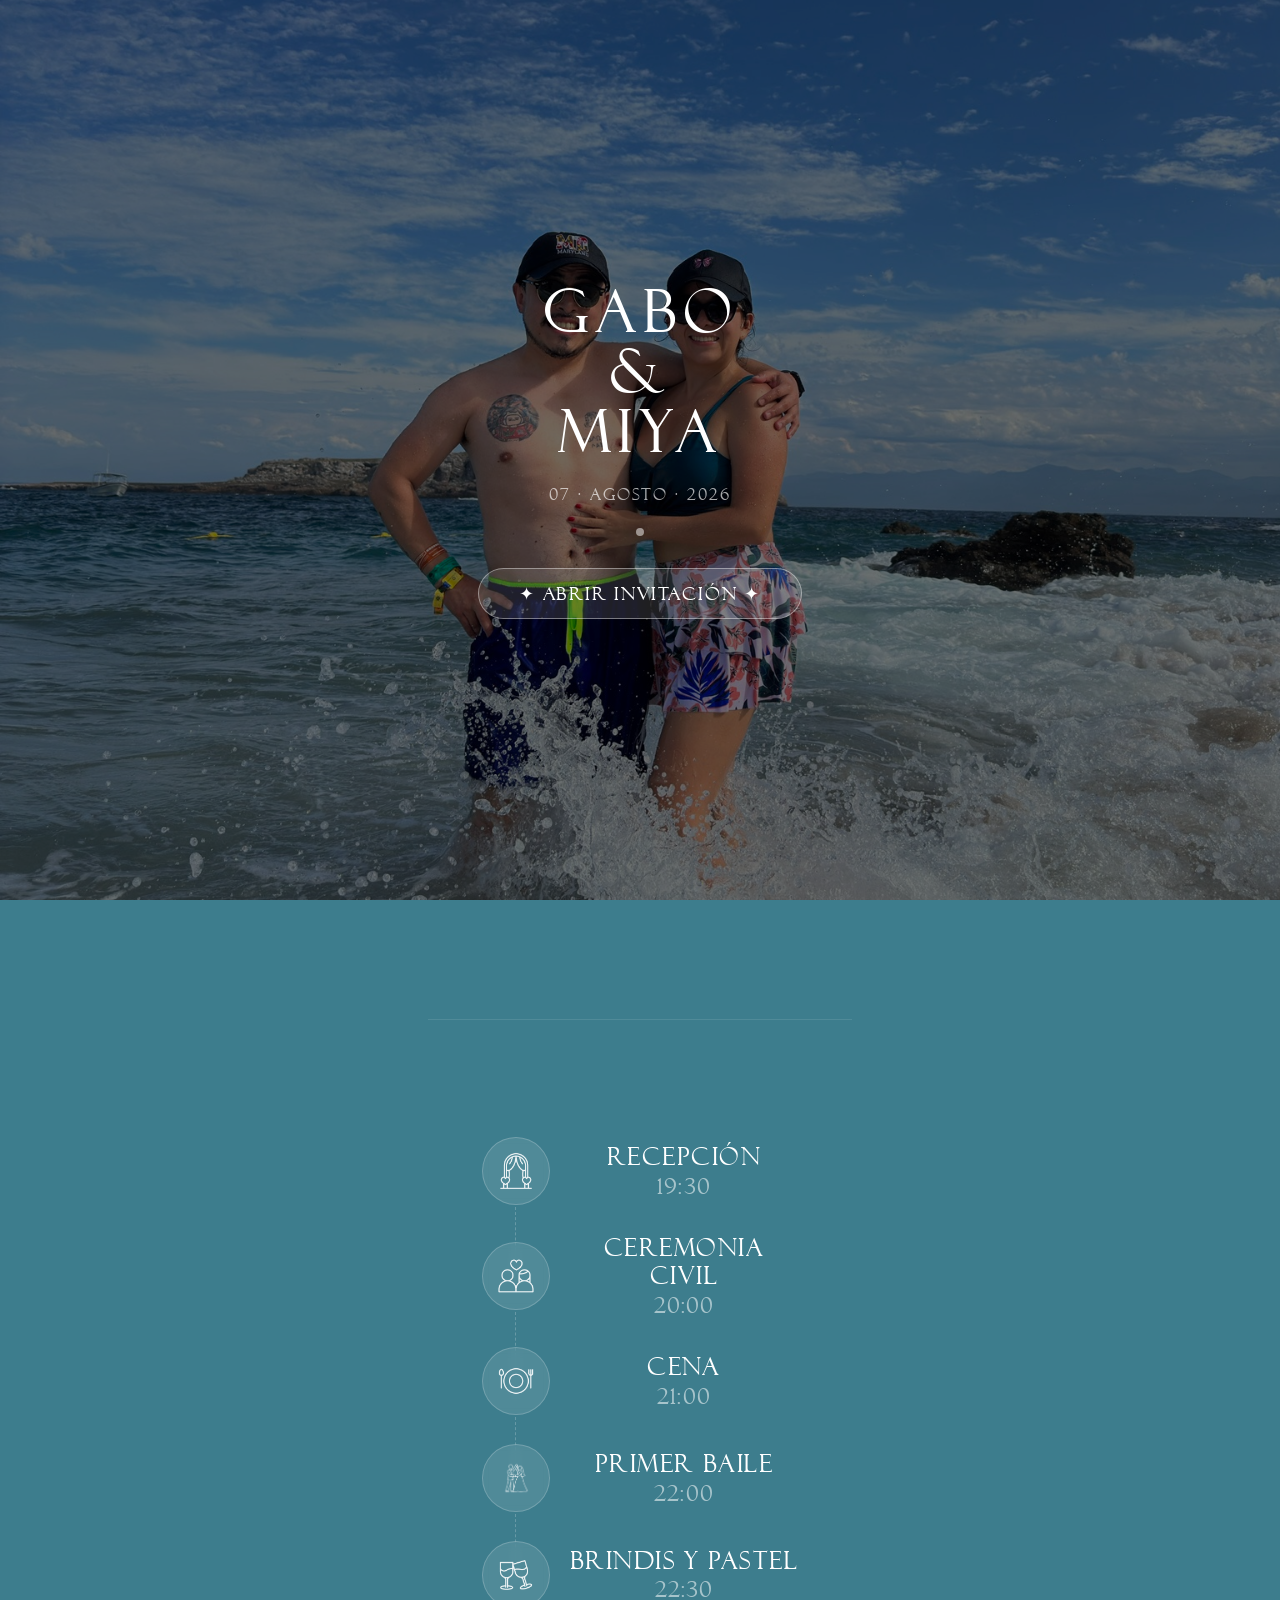
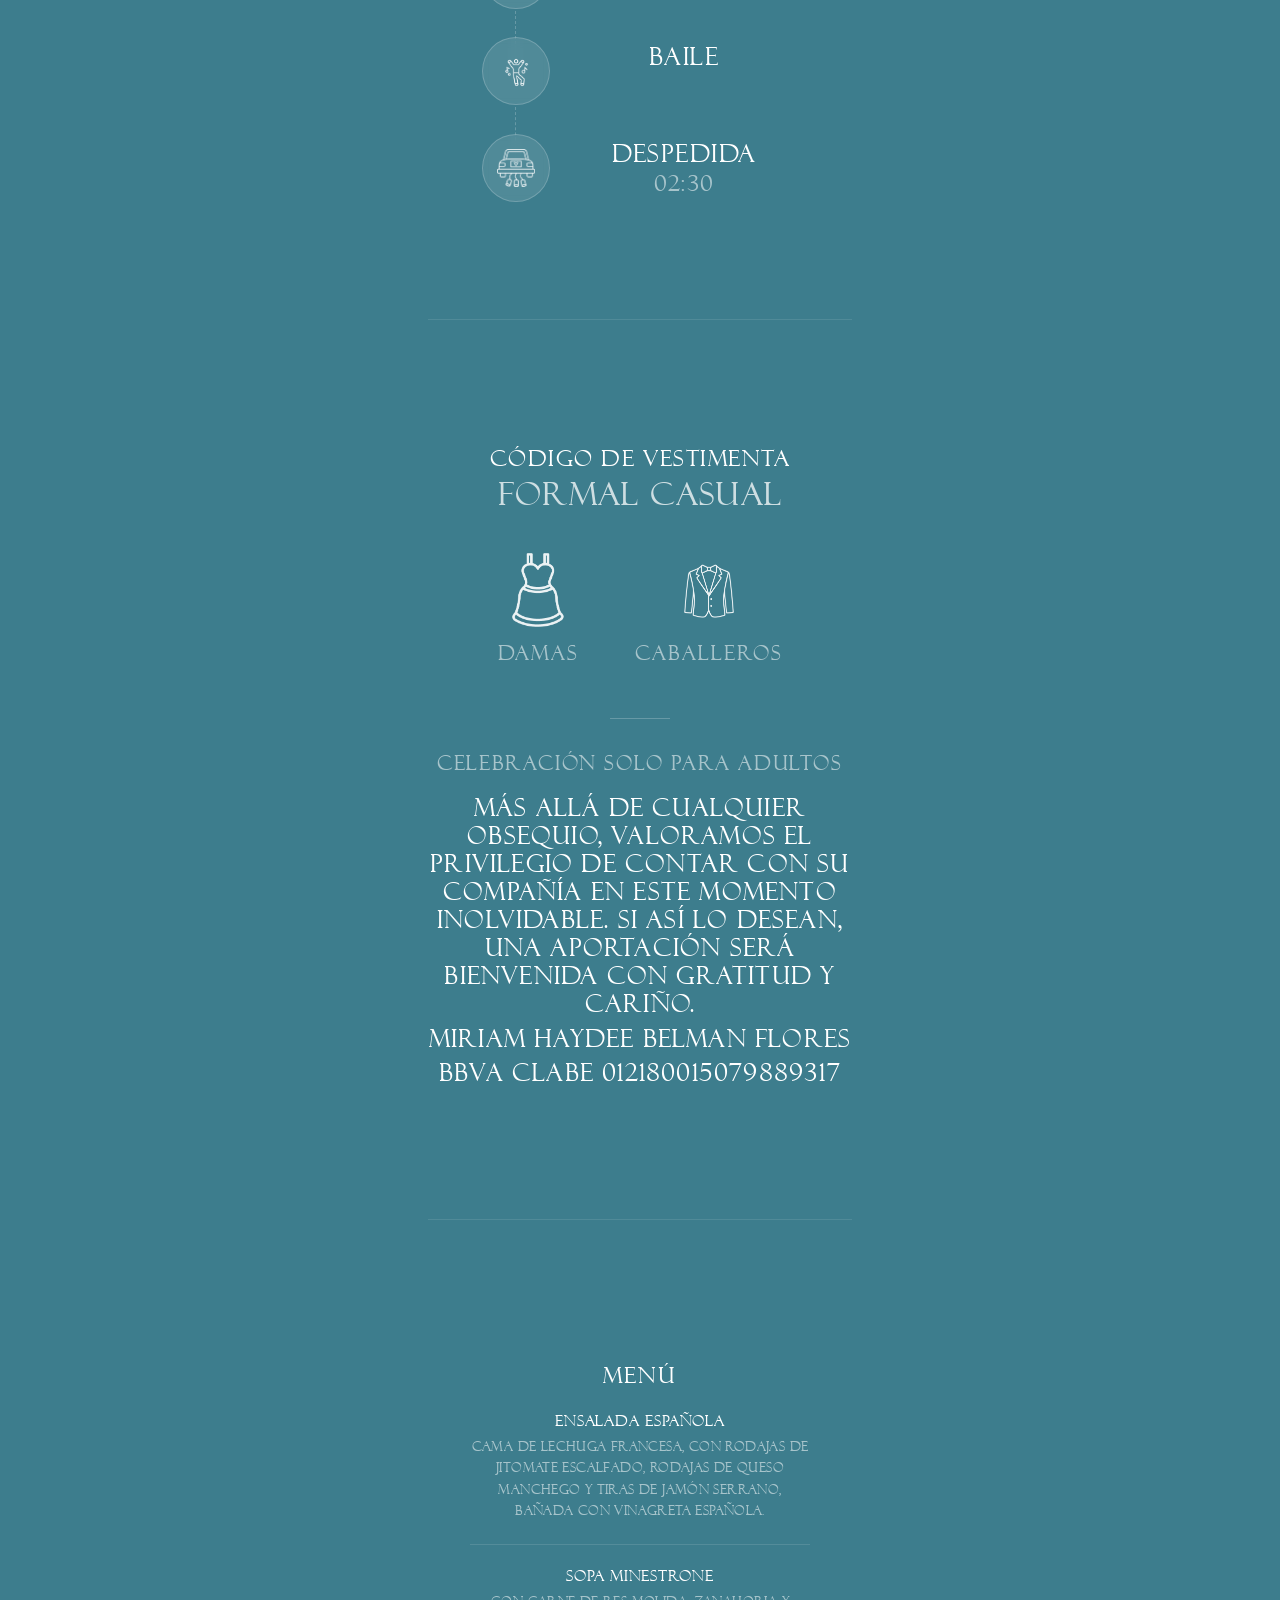
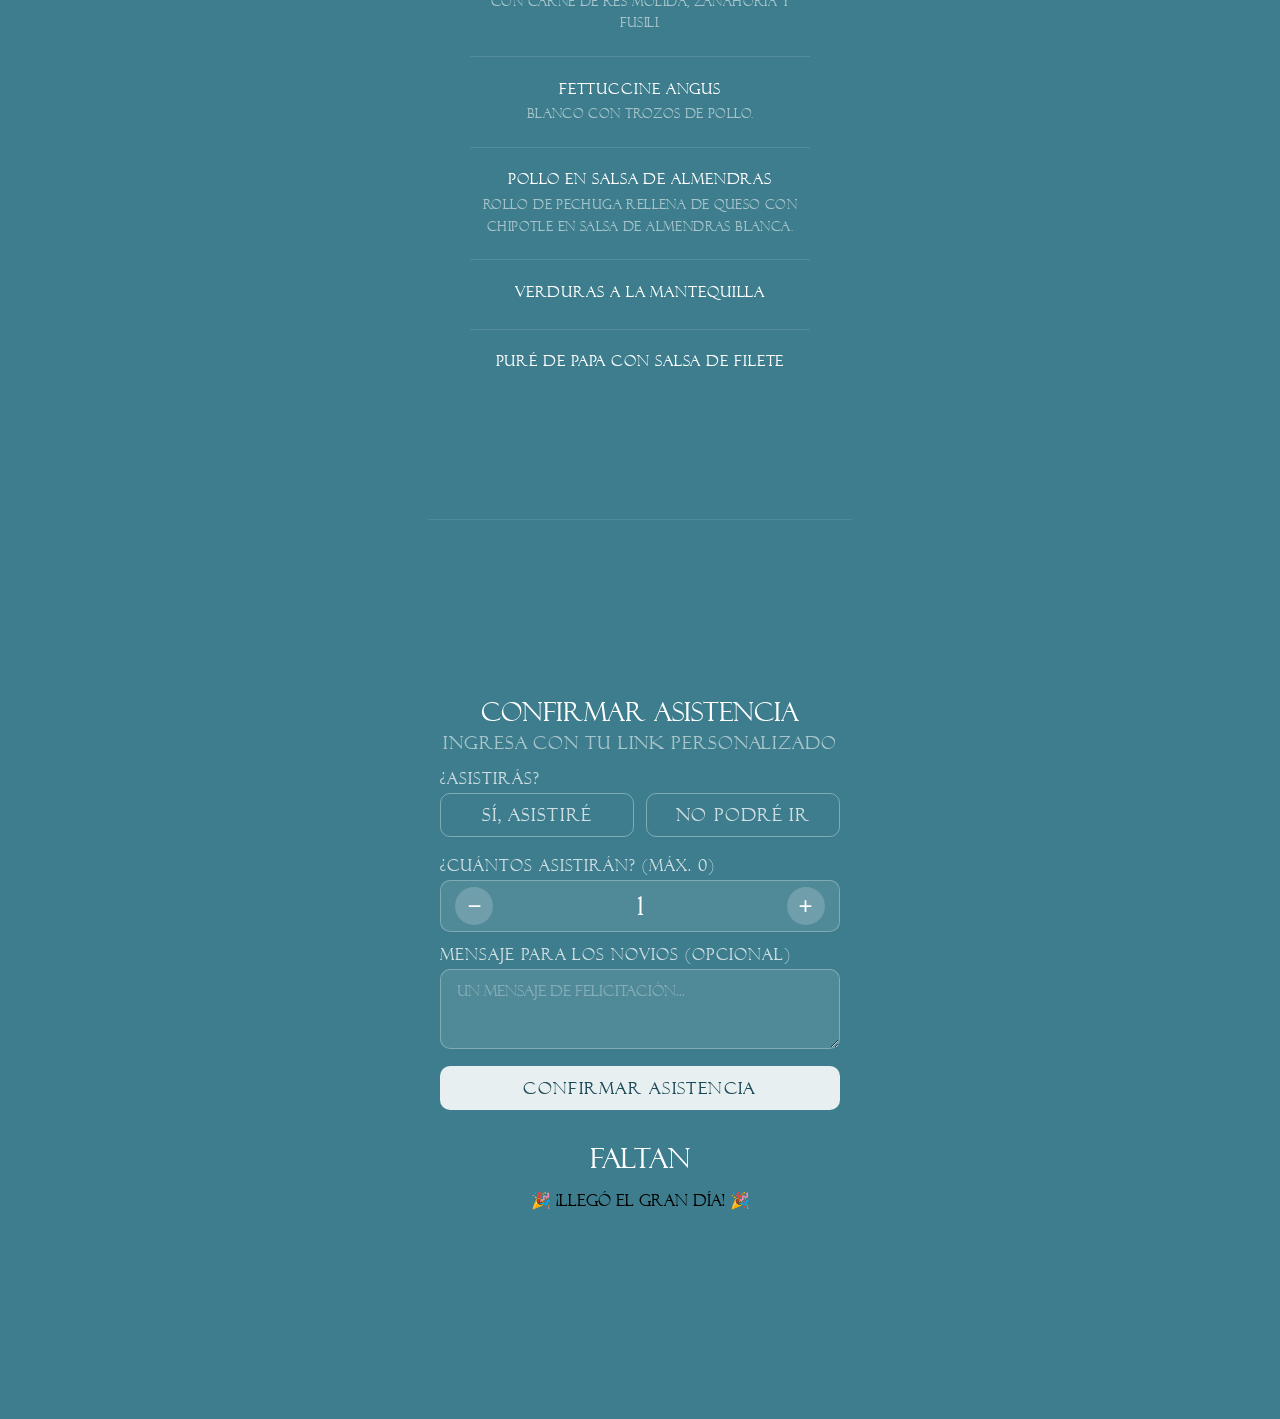
<file: invitacion1/index.html>
<!DOCTYPE html>
<html lang="es">
<head>
<meta charset="UTF-8">
<meta http-equiv="Content-Security-Policy" content="upgrade-insecure-requests">
<meta name="referrer" content="no-referrer-when-downgrade">
<meta name="viewport" content="width=device-width, initial-scale=1.0">
<title>Gabo &amp; Miya · Boda 2026</title>

<style>
@font-face {
  font-family: 'FelixTitling';
  src: url('fonts/FELIXTI.TTF') format('truetype');
  font-weight: normal;
  font-style: normal;
  font-display: swap;
}
*, *::before, *::after { box-sizing: border-box; margin: 0; padding: 0; }
:root {
  --white: #ffffff;
  --white-75: rgba(255,255,255,0.75);
  --white-55: rgba(255,255,255,0.55);
  --white-10: rgba(255,255,255,0.10);
  --teal-darker: #1e4a57;
  --header-h: 100px; /* nombres (70px) + tira fotos (60px) */
}
html { scroll-behavior: smooth; }
body {
  font-family: 'FelixTitling', serif;
  background: #3d7d8d;
  min-height: 100vh;
  overflow-x: hidden;
}

/* ── FONDO FIJO ── */
.bg-fixed {
  position: fixed; inset: 0; z-index: 0;
  background-image: url('img/Fondo.jpg');
  background-size: 100% auto;
  background-position: center top;
  background-repeat: repeat-y;
}
.bg-fixed::after {
  content: ''; position: absolute; inset: 0;
  background: rgba(20,55,65,0.25);
}

/* ── HEADER ── */
.fixed-header {
  position: fixed; top: 0; left: 0; right: 0;
  z-index: 50;
  background: rgba(30,74,87,0.45);
  backdrop-filter: blur(10px);
  -webkit-backdrop-filter: blur(10px);
  border-bottom: 1px solid rgba(255,255,255,0.1);
  display: flex; flex-direction: column;
}

/* Fila 1: nombres */
.header-top {
  height: 70px;
  display: flex; align-items: center; justify-content: flex-start;
  padding: 0 1rem;
  gap: 0;
}
.header-names{
  font-family: 'FelixTitling', serif;
  color:white;

  font-size: clamp(30px, 6vw, 42px);
  font-weight:300;
  letter-spacing:0.1em;

  display:flex;
  align-items:flex-start;
  justify-content:center;
  color: var(--white); 
}

.header-names .amp{
  font-size:0.45em;
  margin:0 10px;
  margin-top:8px;
  opacity:0.85;
  color: var(--white);
  white-space: nowrap;
}
/* Fila 2: tira de fotos */
.photo-strip {
  height: 60px;
  display: flex; gap: 4px; padding: 4px 6px;
  overflow: hidden;
  border-top: 1px solid rgba(255,255,255,0.08);
}
.strip-slot {
  flex: 1; border-radius: 6px;
  overflow: hidden; position: relative;
  background: rgba(255,255,255,0.05);
}
.strip-slot img {
  position: absolute; inset: 0;
  width: 100%; height: 100%;
  object-fit: cover; border-radius: 6px;
  transition: opacity 1s ease;
}
.strip-slot img.hidden  { opacity: 0; }
.strip-slot img.visible { opacity: 1; }

/* ── PROGRESS DOTS ── */
.progress-dots {
  position: fixed; right: 0.9rem; top: 50%; transform: translateY(-50%);
  display: flex; flex-direction: column; gap: 14px; z-index: 50;
}
.pdot {
  width: 10px; height: 10px; border-radius: 50%;
  background: rgba(255,255,255,0.3);
  cursor: pointer; transition: all 0.3s; border: none; padding: 0;
}
.pdot.active { background: var(--white); height: 22px; border-radius: 4px; }

/* ── MUSIC BUTTON ── */
#music-toggle {
  position: fixed; bottom: 1.2rem; right: 2rem;
  z-index: 60; background: rgba(25,68,82,0.5);
  border: 1px solid rgba(255,255,255,0.2);
  border-radius: 50%; width: 42px; height: 42px;
  display: flex; align-items: center; justify-content: center;
  font-size: 20px; cursor: pointer;
  backdrop-filter: blur(8px); transition: background 0.2s;
}
#music-toggle:hover { background: rgba(25,68,82,0.8); }

/* ── CONTENIDO ── */
.content {
  position: relative; z-index: 1;
  max-width: 480px; margin: 0 auto;
  padding: 0 1.75rem;
  padding-top: var(--header-h);
}

/* ── SECCIONES ── */
section {
  min-height: 100vh;
  display: flex; flex-direction: column;
  align-items: center; justify-content: center;
  padding: 1.5rem 0; text-align: center;
  width: 100%;
}
section + section { border-top: 1px solid rgba(255,255,255,0.1); }

/* ── PORTADA ── */
.tagline {
  font-family: 'FelixTitling', serif;
  font-size: clamp(18px, 3.8vw, 22px);
  color: var(--white); letter-spacing: 0.01em; line-height: 1.5;
  margin-bottom: 2rem;
}
.date-row { display: flex; gap: 2.5rem; justify-content: center; margin-bottom: 2rem; }
.date-col { text-align: center; }
.date-col .lbl {
  font-family: 'FelixTitling', serif; font-size: 20px;
  color: var(--white-55); letter-spacing: 0.14em; display: block; margin-bottom: 3px;
}
.date-col .val {
  font-family: 'FelixTitling', serif;
  font-size: clamp(26px, 7vw, 38px);
  color: var(--white); font-weight: 400; display: block; line-height: 1;
}
.venue {
  font-family: 'FelixTitling', serif; color: var(--white);
  font-size: clamp(20px, 4.2vw, 24px); letter-spacing: 0.05em; margin-bottom: 0.4rem;
}
.address {
  font-family: 'FelixTitling', serif; color: var(--white);
  font-size: clamp(18px, 3.2vw, 22px); letter-spacing: 0.03em;
  line-height: 1.7; margin-bottom: 2rem;
}
.guest-box {
  background: var(--white-10);
  border: 1px solid rgba(255,255,255,0.22);
  border-radius: 12px; padding: 1.25rem 1.75rem;
  width: 100%; text-align: center; backdrop-filter: blur(3px); -webkit-backdrop-filter: blur(3px);
}
.guest-box .gname {
  font-family: 'FelixTitling', serif; color: var(--white);
  font-size: 26px; font-weight: 400; margin-bottom: 0.25rem;
}
.guest-box .gseats {
  font-family: 'FelixTitling', serif; color: var(--white-55);
  font-size: 22px; letter-spacing: 0.07em;
}

/* ── ITINERARIO ── */
.itinerary { width: 100%; max-width: 320px; }
.it-item {
  display: grid;
  grid-template-columns: 72px 1fr;
  grid-template-rows: auto auto;
  column-gap: 1rem; align-items: center;
  padding: 0.9rem 0; position: relative;
}
.it-item:not(:last-child)::after {
  content: ''; position: absolute;
  left: 35px; top: calc(50% + 36px);
  width: 1px; height: calc(100% - 28px);
  border-left: 1px dashed rgba(255,255,255,0.22);
}
.it-icon-wrap {
  grid-column: 1; grid-row: 1 / span 2;
  width: 68px; height: 68px;
  display: flex; align-items: center; justify-content: center;
  background: var(--white-10);
  border: 1px solid rgba(255,255,255,0.2);
  border-radius: 50%; backdrop-filter: blur(4px); -webkit-backdrop-filter: blur(4px);
  justify-self: center;
}
.it-icon-wrap img {
  width: 38px; height: 38px; object-fit: contain;
  filter: brightness(0) invert(1); opacity: 0.9;
}
.it-name {
  grid-column: 2; grid-row: 1;
  font-family: 'FelixTitling', serif; color: var(--white);
  font-size: 24px; letter-spacing: 0.06em; line-height: 1.2; align-self: end;
}
.it-icon-wrapNoBkg {
  grid-column: 1; grid-row: 1 / span 2;
  width: 68px; height: 68px;
  display: flex; align-items: center; justify-content: center;
  border: 1px solid rgba(255,255,255,0.2);
  border-radius: 50%; backdrop-filter: blur(4px); -webkit-backdrop-filter: blur(4px);
  justify-self: center;
}
.it-icon-wrapNoBkg img {
  width: 70px; height: 70px; object-fit: contain;
}
 /* Darth Vader centrado en thanks */
.thanks-darth {
  display: flex; justify-content: center; align-items: center;
  width: 100%; margin-bottom: 1rem;
}
.thanks-darth img {
  width: 120px; height: 120px; object-fit: contain;
}
  
.it-time {
  grid-column: 2; grid-row: 2;
  font-family: 'FelixTitling', serif; color: var(--white-55);
  font-size: 22px; letter-spacing: 0.05em; margin-top: 2px; align-self: start;
}

/* ── VESTIMENTA ── */
.dress-title {
  font-family: 'FelixTitling', serif; color: var(--white);
  font-size: 22px; letter-spacing: 0.07em; margin-bottom: 0.3rem;
}
.dress-subtitle {
  font-family: 'FelixTitling', serif; color: var(--white-75);
  font-size: 32px; letter-spacing: 0.04em; margin-bottom: 0.5rem;
}
.dress-icons { display: flex; gap: 3.5rem; justify-content: center; margin: 1.8rem 0; }
.dress-icon-wrap { display: flex; flex-direction: column; align-items: center; gap: 0.7rem; }
.dress-icon-wrap img {
  width: 80px; height: 80px; object-fit: contain;
  filter: brightness(0) invert(1); opacity: 0.9;
}
.dress-lbl {
  font-family: 'FelixTitling', serif; color: var(--white-55);
  font-size: 20px; letter-spacing: 0.1em;
}
.dress-note {
  font-family: 'FelixTitling', serif; color: var(--white-55);
  font-size: 20px; letter-spacing: 0.08em; margin-top: 0.5rem;
}
.divider { width: 60px; height: 1px; background: rgba(255,255,255,0.22); margin: 1.5rem auto; }

/* ── RSVP ── */
.rsvp-title {
  font-family: 'FelixTitling', serif; color: var(--white);
  font-size: clamp(18px, 5vw, 26px); margin-bottom: 0.3rem;
}
.rsvp-sub {
  font-family: 'FelixTitling', serif; color: var(--white-55);
  font-size: clamp(13px, 3.5vw, 18px); letter-spacing: 0.05em; margin-bottom: 1rem;
}
.rsvp-lbl {
  font-family: 'FelixTitling', serif; color: var(--white-75);
  font-size: clamp(13px, 3.5vw, 16px); letter-spacing: 0.06em; display: block;
  margin-bottom: 0.3rem; text-align: left;
}
.rsvp-input {
  width: 100%; background: var(--white-10);
  border: 1px solid rgba(255,255,255,0.28); border-radius: 10px;
  padding: 0.75rem 1rem; color: var(--white);
  font-family: 'FelixTitling', serif; font-size: clamp(13px, 3.5vw, 15px);
  margin-bottom: 0.8rem; outline: none; backdrop-filter: blur(4px); -webkit-backdrop-filter: blur(4px);
  transition: border-color 0.2s, background 0.2s;
}
.rsvp-input::placeholder { color: rgba(255,255,255,0.3); }
.rsvp-input:focus { border-color: rgba(255,255,255,0.55); background: rgba(255,255,255,0.16); }
.attend-btns { display: flex; gap: 0.8rem; margin-bottom: 1.2rem; }
.attend-btn {
  flex: 1; padding: 0.65rem;
  font-family: 'FelixTitling', serif; font-size: clamp(14px, 4vw, 18px); letter-spacing: 0.06em;
  border-radius: 10px; cursor: pointer;
  border: 1px solid rgba(255,255,255,0.35);
  background: transparent; color: var(--white-75); transition: all 0.2s;
}
.attend-btn.sel-yes { background: rgba(255,255,255,0.88); color: var(--teal-darker); border-color: transparent; }
.attend-btn.sel-no  { background: rgba(220,80,80,0.45); color: var(--white); border-color: transparent; }
.counter-wrap {
  display: flex; align-items: center; justify-content: space-between;
  background: var(--white-10); border: 1px solid rgba(255,255,255,0.28);
  border-radius: 10px; padding: 0.4rem 0.9rem; margin-bottom: 0.8rem;
  backdrop-filter: blur(4px); -webkit-backdrop-filter: blur(4px);
}
.counter-val {
  font-family: 'FelixTitling', serif; color: var(--white); font-size: clamp(20px, 5vw, 26px); font-weight: 400;
}
.counter-btn {
  background: rgba(255,255,255,0.18); border: none; color: var(--white);
  width: 38px; height: 38px; border-radius: 50%; font-size: 24px;
  cursor: pointer; display: flex; align-items: center; justify-content: center;
  transition: background 0.2s;
}
.counter-btn:hover { background: rgba(255,255,255,0.32); }
.rsvp-submit {
  width: 100%; padding: 0.75rem;
  font-family: 'FelixTitling', serif; font-size: clamp(14px, 4vw, 17px); letter-spacing: 0.08em;
  background: rgba(255,255,255,0.88); color: var(--teal-darker);
  border: none; border-radius: 10px; cursor: pointer; transition: background 0.2s;
}
.rsvp-submit:hover { background: var(--white); }
.rsvp-submit:disabled { opacity: 0.6; cursor: default; }

/* ── GRACIAS ── */
.thanks-icon { font-size: 60px; margin-bottom: 1rem; }
.thanks-title {
  font-family: 'FelixTitling', serif; color: var(--white); font-size: 34px; margin-bottom: 0.6rem;
}
.thanks-text {
  font-family: 'FelixTitling', serif; color: var(--white-75); font-size: 24px; line-height: 1.7;
}

/* ── COUNTDOWN ── */
.countdown-box { margin: 2rem 0; text-align: center; }
.countdown-title {
  font-family: 'FelixTitling', serif; color: var(--white);
  font-size: 28px; margin-bottom: 1rem;
}
.countdown { display: flex; justify-content: center; gap: 14px; flex-wrap: wrap; }
.cd-item {
  min-width: 72px; padding: 12px 10px; border-radius: 12px;
  background: rgba(255,255,255,0.10); border: 1px solid rgba(255,255,255,0.18);
  backdrop-filter: blur(4px); -webkit-backdrop-filter: blur(4px);
}
.cd-item span {
  display: block; font-family: 'FelixTitling', serif;
  color: var(--white); font-size: 32px; line-height: 1;
}
.cd-item small {
  font-family: 'FelixTitling', serif; color: var(--white-55);
  font-size: 14px; letter-spacing: 0.08em;
}

/* ── TOAST ── */
.toast {
  position: fixed; bottom: 1.5rem; left: 50%; transform: translateX(-50%);
  background: rgba(20,55,65,0.95); color: var(--white);
  border-radius: 10px; padding: 0.75rem 1.5rem;
  font-family: 'FelixTitling', serif; font-size: 15px;
  z-index: 200; display: none; white-space: nowrap;
  backdrop-filter: blur(8px); border: 1px solid rgba(255,255,255,0.15);
}

/* ── FADE IN ── 
.fade-in {
  opacity: 0; transform: translateY(20px);
  transition: opacity 0.75s ease, transform 0.75s ease;
}
.fade-in.visible { opacity: 1; transform: translateY(0); }*/

  .fade-in {
  opacity: 0;
  transform: translateY(20px);
  transition: opacity 0.75s ease, transform 0.75s ease;
}

.fade-in.visible {
  opacity: 1;
  transform: translateY(0);
}
  

/* ── SPLASH ── */
#splash {
  position: fixed; inset: 0; z-index: 200;
  display: flex; flex-direction: column;
  align-items: center; justify-content: center;
  text-align: center;
  background: #1e4a57;
  transition: opacity 0.8s ease;
}
#splash.fade-out { opacity: 0; pointer-events: none; }
.splash-photo {
  position: absolute; inset: 0;
  background-size: cover; background-position: center;
  filter: brightness(0.45);
}
.splash-content {
  position: relative; z-index: 1;
  display: flex; flex-direction: column;
  align-items: center; gap: 1.5rem;
  padding: 2rem;
}
.splash-names {
  font-family: 'FelixTitling', serif;
  color: var(--white); font-size: clamp(36px, 10vw, 60px);
  font-weight: 300; letter-spacing: 0.1em; line-height: 1;
}
.splash-sub {
  font-family: 'FelixTitling', serif;
  color: rgba(255,255,255,0.65);
  font-size: clamp(13px, 3vw, 16px);
  letter-spacing: 0.12em;
}
.splash-btn {
  font-family: 'FelixTitling', serif;
  font-size: clamp(14px, 3.5vw, 18px);
  letter-spacing: 0.1em;
  color: var(--white);
  background: rgba(255,255,255,0.12);
  border: 1px solid rgba(255,255,255,0.4);
  border-radius: 100px;
  padding: 0.9rem 2.5rem;
  cursor: pointer;
  transition: background 0.2s, transform 0.2s;
  margin-top: 0.5rem;
}
.splash-btn:hover { background: rgba(255,255,255,0.22); transform: scale(1.03); }
.splash-pulse {
  width: 8px; height: 8px; border-radius: 50%;
  background: rgba(255,255,255,0.5);
  animation: pulse 1.8s infinite;
}
@keyframes pulse {
  0%, 100% { transform: scale(1); opacity: 0.5; }
  50% { transform: scale(1.6); opacity: 1; }
}


/* ── MENÚ ── */
.menu-section { width: 100%; max-width: 340px; }
.menu-title-section {
  font-family: 'FelixTitling', serif; color: var(--white);
  font-size: clamp(18px, 4vw, 22px); letter-spacing: 0.08em;
  text-align: center; margin-bottom: 1.5rem;
}
.menu-item { margin-bottom: 1.4rem; padding-bottom: 1.4rem; border-bottom: 1px solid rgba(255,255,255,0.12); }
.menu-item:last-child { border-bottom: none; margin-bottom: 0; padding-bottom: 0; }
.menu-item-name {
  font-family: 'FelixTitling', serif; color: var(--white);
  font-size: clamp(12px, 3.5vw, 15px); letter-spacing: 0.06em;
  margin-bottom: 0.35rem; display: block;
}
.menu-item-desc {
  font-family: 'FelixTitling', serif; color: var(--white-55);
  font-size: clamp(11px, 2.8vw, 13px); letter-spacing: 0.03em;
  line-height: 1.65;
}

</style>
</head>
<body>

<div class="bg-fixed"></div>

<!-- ═══ SPLASH ═══ -->
<div id="splash">
  <div class="splash-photo" id="splash-photo"></div>
  <div class="splash-content">
    <div class="splash-names">GABO<br>&amp;<br>MIYA</div>
    <p class="splash-sub">07 · AGOSTO · 2026</p>
    <div class="splash-pulse"></div>
    <button class="splash-btn" onclick="startInvitation()">✦ Abrir invitación ✦</button>
  </div>
</div>


<!-- HEADER: nombres + tira de 5 fotos -->
<header class="fixed-header">
  <div class="header-names">
  GABO <span class="amp">&amp;</span> MIYA
 </div>
  
  <div class="photo-strip">
    <div class="strip-slot" id="strip0"><img src="img/1.jpg" class="visible" alt=""></div>
    <div class="strip-slot" id="strip1"><img src="img/2.jpg" class="visible" alt=""></div>
    <div class="strip-slot" id="strip2"><img src="img/3.jpg" class="visible" alt=""></div>
    <div class="strip-slot" id="strip3"><img src="img/4.jpg" class="visible" alt=""></div>
    <div class="strip-slot" id="strip4"><img src="img/5.jpg" class="visible" alt=""></div>
  </div>
</header>

<!-- PROGRESS DOTS -->
<div class="progress-dots">
  <button class="pdot active" onclick="scrollToSection(0)"></button>
  <button class="pdot" onclick="scrollToSection(1)"></button>
  <button class="pdot" onclick="scrollToSection(2)"></button>
  <button class="pdot" onclick="scrollToSection(3)"></button>
  <button class="pdot" onclick="scrollToSection(4)"></button>
</div>

<!-- MUSIC -->
<div id="music-toggle">🔇</div>
<iframe id="music" width="0" height="0" frameborder="0" allow="autoplay; encrypted-media; picture-in-picture" allowfullscreen></iframe>

<div class="content">
  <!-- ═══ 1: PORTADA ═══ -->
  <section id="s0">
    <p class="tagline fade-in">En compañía de nuestras familias,<br>unimos nuestros destinos</p>
    <div class="date-row fade-in">
      <div class="date-col"><span class="lbl">Viernes</span><span class="val">7</span></div>
      <div class="date-col"><span class="lbl">Agosto</span><span class="val">2026</span></div>
      <div class="date-col"><span class="lbl">Hora</span><span class="val">19:30</span></div>
    </div>
    <p class="venue fade-in">Centro Cultural y Social Veracruzano</p>
    <p class="address fade-in">Av. Miguel Ángel de Quevedo 687,<br>San Francisco, Coyoacán,<br>04320, Ciudad de México</p>
    <div class="guest-box fade-in">
      <p class="gname" id="inv-gname">Cargando...</p>
      <p class="gseats" id="inv-gseats"></p>
    </div>
  </section>

  <!-- ═══ 2: ITINERARIO ═══ -->
  <section id="s1">
    <div class="itinerary fade-in">
      <div class="it-item">
        <div class="it-icon-wrap"><img src="img/Recepcion.png" alt="Recepción"></div>
        <span class="it-name">Recepción</span><span class="it-time">19:30</span>
      </div>
      <div class="it-item">
        <div class="it-icon-wrap"><img src="img/Ceremonia.png" alt="Ceremonia"></div>
        <span class="it-name">Ceremonia Civil</span><span class="it-time">20:00</span>
      </div>
      <div class="it-item">
        <div class="it-icon-wrap"><img src="img/cena.png" alt="Cena"></div>
        <span class="it-name">Cena</span><span class="it-time">21:00</span>
      </div>
      <div class="it-item">
        <div class="it-icon-wrap"><img src="img/PrimerBaile.png" alt="Primer Baile"></div>
        <span class="it-name">Primer Baile</span><span class="it-time">22:00</span>
      </div>
      <div class="it-item">
        <div class="it-icon-wrap"><img src="img/Brindis.png" alt="Brindis"></div>
        <span class="it-name">Brindis y Pastel</span><span class="it-time">22:30</span>
      </div>
      <div class="it-item">
        <div class="it-icon-wrap"><img src="img/Baile.png" alt="Baile"></div>
        <span class="it-name">Baile</span><span class="it-time">&nbsp;</span>
      </div>
      <div class="it-item">
        <div class="it-icon-wrap"><img src="img/Despedida.png" alt="Despedida"></div>
        <span class="it-name">Despedida</span><span class="it-time">02:30</span>
      </div>
    </div>
  </section>

  <!-- ═══ 3: VESTIMENTA ═══ -->
  <section id="s2">
    <p class="dress-title fade-in">Código de Vestimenta</p>
    <p class="dress-subtitle fade-in">Formal Casual</p>
    <div class="dress-icons fade-in">
      <div class="dress-icon-wrap">
        <img src="img/CodigoMujer.png" alt="Damas">
        <span class="dress-lbl">Damas</span>
      </div>
      <div class="dress-icon-wrap">
        <img src="img/CodigoHombre.png" alt="Caballeros">
        <span class="dress-lbl">Caballeros</span>
      </div>
    </div>
    <div class="divider fade-in"></div>
    <p class="dress-note fade-in">Celebración solo para adultos</p>
    <br>
    <p class="venue fade-in">Más allá de cualquier obsequio, valoramos el privilegio de contar con su compañía en este momento inolvidable. Si así lo desean, una aportación será bienvenida con gratitud y cariño.</p>
    <p class="venue fade-in">Miriam Haydee Belman Flores</p>
    <p class="venue fade-in">BBVA CLABE 012180015079889317</p>
  </section>


  <!-- ═══ MENU ═══ -->
  <section id="s4">
    <div class="menu-section fade-in">
      <p class="menu-title-section">Menú</p>
      <div class="menu-item">
        <span class="menu-item-name">Ensalada Española</span>
        <span class="menu-item-desc">Cama de lechuga francesa, con rodajas de jitomate escalfado, rodajas de queso manchego y tiras de jamón serrano, bañada con vinagreta española.</span>
      </div>
      <div class="menu-item">
        <span class="menu-item-name">Sopa Minestrone</span>
        <span class="menu-item-desc">Con carne de res molida, zanahoria y fusili.</span>
      </div>
      <div class="menu-item">
        <span class="menu-item-name">Fettuccine Angus</span>
        <span class="menu-item-desc">Blanco con trozos de pollo.</span>
      </div>
      <div class="menu-item">
        <span class="menu-item-name">Pollo en Salsa de Almendras</span>
        <span class="menu-item-desc">Rollo de pechuga rellena de queso con chipotle en salsa de almendras blanca.</span>
      </div>
      <div class="menu-item">
        <span class="menu-item-name">Verduras a la Mantequilla</span>
      </div>
      <div class="menu-item">
        <span class="menu-item-name">Puré de Papa con Salsa de Filete</span>
      </div>
    </div>
  </section>

  <!-- ═══ 4: RSVP + COUNTDOWN ═══ -->
  <section id="s3">
    <div id="rsvp-form-wrap" style="width:100%;display:flex;flex-direction:column;align-items:center;">
      <p class="rsvp-title fade-in">Confirmar Asistencia</p>
      <p class="rsvp-sub fade-in" id="rsvp-sub-lbl"></p>
      <div class="fade-in" style="width:100%;max-width:400px;text-align:left">
        <label class="rsvp-lbl">¿Asistirás?</label>
        <div class="attend-btns">
          <button class="attend-btn" id="btn-yes" onclick="selectAttend('yes')">Sí, asistiré</button>
          <button class="attend-btn" id="btn-no"  onclick="selectAttend('no')">No podré ir</button>
        </div>
        <div id="count-section">
          <label class="rsvp-lbl">¿Cuántos asistirán? (máx. <span id="max-lbl">0</span>)</label>
          <div class="counter-wrap">
            <button class="counter-btn" onclick="chgCount(-1)">−</button>
            <span class="counter-val" id="cnt-val">1</span>
            <button class="counter-btn" onclick="chgCount(1)">+</button>
          </div>
        </div>
        <label class="rsvp-lbl">Mensaje para los novios (opcional)</label>
        <textarea class="rsvp-input" rows="3" id="rsvp-msg" placeholder="Un mensaje de felicitación..."></textarea>
        <button class="rsvp-submit" id="rsvp-btn" onclick="submitRSVP()">Confirmar asistencia</button>
      </div>
    </div>
    <div id="thanks-wrap" style="display:none;width:100%;max-width:400px;text-align:center;margin:0 auto">
   <!--   <div class="thanks-icon">💍</div>-->
      <!--   <div class="it-icon-wrap"><img src="img/darth-vader.svg" alt="Que la fuerza te acompañe"></div> -->
      <div class="thanks-darth"><img src="img/darth-vader.png" alt="Que la fuerza te acompañe"></div>
      <p class="thanks-title">¡Gracias!</p>
      <p class="thanks-text" id="thanks-txt"></p>
      <div id="location-btn-wrap" style="display:none;margin-top:2rem">
        <a href="https://maps.app.goo.gl/v8tPQ97Aw3fi4onw9" target="_blank" rel="noopener"
          style="display:inline-flex;align-items:center;gap:0.6rem;
                 background:rgba(255,255,255,0.15);
                 border:1px solid rgba(255,255,255,0.35);
                 color:var(--white);
                 font-family:'FelixTitling',serif;
                 font-size:18px;
                 letter-spacing:0.06em;
                 padding:0.9rem 1.75rem;
                 border-radius:10px;
                 text-decoration:none;
                 backdrop-filter:blur(4px)">
          📍 Ver ubicación en Maps
        </a>
      </div>
    </div>

    <div class="countdown-box fade-in">
      <p class="countdown-title">Faltan</p>
      <div id="countdown" class="countdown">
        <div class="cd-item"><span id="cd-days">0</span><small>Días</small></div>
        <div class="cd-item"><span id="cd-hours">0</span><small>Horas</small></div>
        <div class="cd-item"><span id="cd-minutes">0</span><small>Min</small></div>
        <div class="cd-item"><span id="cd-seconds">0</span><small>Seg</small></div>
      </div>
    </div>
  </section>

</div>

<div class="toast" id="toast"></div>

<script>
const SUPA_URL = 'https://jlakoulrsnptdsslerte.supabase.co';
const SUPA_KEY = 'sb_publishable_lW75yG4gMJUC6kLkCABx9A_NihDmEEa';
const ID_EVENT = 1;
const TOTAL_PHOTOS = 84;

let activeGuest = null, attendChoice = null, guestCount = 1, maxSeats = 2;
let currentSection = 0, autoScrollTimer = null, userScrolled = false;
const sections = ['s0','s1','s2','s4','s3'];

/* ── CARRUSEL ── */
let photoPool = [];
function getNextPhoto() {
  if (!photoPool.length) {
    photoPool = Array.from({length: TOTAL_PHOTOS}, (_,i) => i+1);
    for (let i = photoPool.length-1; i > 0; i--) {
      const j = Math.floor(Math.random()*(i+1));
      [photoPool[i],photoPool[j]] = [photoPool[j],photoPool[i]];
    }
  }
  return photoPool.pop();
}

function changeStripPhoto(idx) {
  const slot = document.getElementById('strip'+idx);
  if (!slot) return;
  const oldImg = slot.querySelector('img');
  const newImg = document.createElement('img');
  newImg.alt = ''; newImg.className = 'hidden';
  let attempts = 0;
  function tryLoad() { newImg.src = 'img/' + getNextPhoto() + '.jpg'; attempts++; }
  newImg.onerror = () => { if(attempts < 5) tryLoad(); };
  newImg.onload = () => {
    slot.appendChild(newImg);
    requestAnimationFrame(() => {
      newImg.classList.remove('hidden'); newImg.classList.add('visible');
      if (oldImg) {
        oldImg.classList.remove('visible'); oldImg.classList.add('hidden');
        setTimeout(() => { if (oldImg.parentNode) oldImg.parentNode.removeChild(oldImg); }, 1100);
      }
    });
  };
  tryLoad();
}

function startCarousel() {
  setInterval(() => changeStripPhoto(0), 3200);
  setInterval(() => changeStripPhoto(1), 4100);
  setInterval(() => changeStripPhoto(2), 5000);
  setInterval(() => changeStripPhoto(3), 3700);
  setInterval(() => changeStripPhoto(4), 4500);
}

/* ── SCROLL ── */
function scrollToSection(idx) {
  if (idx < 0 || idx >= sections.length) return;
  currentSection = idx;
  document.getElementById(sections[idx]).scrollIntoView({ behavior: 'smooth' });
  updateDots();
}
function updateDots() {
  document.querySelectorAll('.pdot').forEach((d,i) => d.classList.toggle('active', i===currentSection));
}


  function startAutoScroll() {
  // Tiempos por sección: portada(4.5s) → itinerario(5s) → vestimenta(8s) → stop
  const sectionTimes = [7000, 8000, 9000, 9000];
  function scheduleNext() {
    if (userScrolled || currentSection >= sections.length - 1) return;
    const delay = sectionTimes[currentSection] || 4500;
    setTimeout(() => {
      if (!userScrolled && currentSection < sections.length - 1) {
        currentSection++;
        scrollToSection(currentSection);
        scheduleNext();
      }
    }, delay);
  }
  scheduleNext();
}

let scrollTimeout;

window.addEventListener('scroll', () => {

  clearTimeout(scrollTimeout);

  scrollTimeout = setTimeout(() => {

    sections.forEach((id, i) => {

      const rect = document.getElementById(id).getBoundingClientRect();

      if (rect.top >= -100 && rect.top < window.innerHeight / 2) {
        currentSection = i;
        updateDots();
      }

    });

  }, 80);

}, { passive: true });

/* ── SPLASH ── */
const SPLASH_PHOTOS = 84;
const YT_ID = 'suHvGQYTAG0';
const embedURL = 'https://www.youtube.com/embed/' + YT_ID + '?autoplay=1&loop=1&playlist=' + YT_ID + '&controls=0&rel=0&modestbranding=1';
let playing = false;

function startInvitation() {
  // Set src after user gesture — browsers only allow autoplay after user interaction
  const frame = document.getElementById('music');
  frame.src = embedURL;
  playing = true;
  document.getElementById('music-toggle').textContent = '🔊';
  // Fade out splash
  const splash = document.getElementById('splash');
  splash.style.opacity = '0';
  splash.style.transition = 'opacity 0.8s ease';
  setTimeout(() => { splash.style.display = 'none'; }, 850);
  // Start autoscroll after splash fades
  setTimeout(startAutoScroll, 4000);
}

function showAlreadyReplied(g) {
  // Pre-fill thanks state but let user browse all sections
  document.getElementById('rsvp-form-wrap').style.display = 'none';
  document.getElementById('thanks-wrap').style.display = 'block';
  document.getElementById('thanks-txt').innerHTML = g.status === 'confirmed'
    ? 'Ya confirmaste tu asistencia.<br>¡Te esperamos el <strong>7 de agosto</strong>! 🥂'
    : 'Ya registraste que no podrás asistir.<br>Gracias por avisarnos.';
  if (g.status === 'confirmed') {
    document.getElementById('location-btn-wrap').style.display = 'block';
  }
  // Start from beginning so user can browse the full invitation
  scrollToSection(0);
}

/* ── MÚSICA ── */
document.getElementById('music-toggle').addEventListener('click', () => {
  const frame = document.getElementById('music');
  if (playing) { frame.src=''; document.getElementById('music-toggle').textContent='🔇'; playing=false; }
  else { frame.src=embedURL; document.getElementById('music-toggle').textContent='🔊'; playing=true; }
});

/* ── COUNTDOWN ── */
const targetDate = new Date('August 7, 2026 19:30:00').getTime();
setInterval(() => {
  const dist = targetDate - Date.now();
  if (dist <= 0) { document.getElementById('countdown').innerHTML='🎉 ¡Llegó el gran día! 🎉'; return; }
  document.getElementById('cd-days').textContent    = Math.floor(dist/(1000*60*60*24));
  document.getElementById('cd-hours').textContent   = Math.floor((dist%(1000*60*60*24))/(1000*60*60));
  document.getElementById('cd-minutes').textContent = Math.floor((dist%(1000*60*60))/(1000*60));
  document.getElementById('cd-seconds').textContent = Math.floor((dist%(1000*60))/1000);
}, 1000);

/* ── SUPABASE ── */
async function api(path, opts={}) {
  const res = await fetch(SUPA_URL+'/rest/v1/'+path, {
    headers: { 'apikey':SUPA_KEY,'Authorization':'Bearer '+SUPA_KEY,
      'Content-Type':'application/json','Prefer':'return=representation',...(opts.headers||{}) },...opts
  });
  if (!res.ok) throw new Error(await res.text());
  const t = await res.text(); return t ? JSON.parse(t) : null;
}
function showToast(msg, dur=2800) {
  const t = document.getElementById('toast');
  t.textContent=msg; t.style.display='block';
  clearTimeout(t._t); t._t=setTimeout(()=>t.style.display='none',dur);
}
function setGuestUI(g) {
  document.getElementById('inv-gname').textContent   = g.name;
  document.getElementById('inv-gseats').textContent  = 'Lugares asignados: '+g.seats;
  document.getElementById('rsvp-sub-lbl').textContent = g.name+' · '+g.seats+' lugar'+(g.seats!==1?'es':'')+' asignado'+(g.seats!==1?'s':'');
  document.getElementById('max-lbl').textContent = g.seats;
  maxSeats = g.seats;
}
function selectAttend(c) {
  attendChoice=c;
  document.getElementById('btn-yes').className='attend-btn'+(c==='yes'?' sel-yes':'');
  document.getElementById('btn-no').className ='attend-btn'+(c==='no' ?' sel-no' :'');
  document.getElementById('count-section').style.display=c==='yes'?'block':'none';
}
function chgCount(d) {
  guestCount=Math.max(1,Math.min(maxSeats,guestCount+d));
  document.getElementById('cnt-val').textContent=guestCount;
}
async function submitRSVP() {
  if (!attendChoice) { showToast('Por favor indica si asistirás'); return; }
  if (!activeGuest)  { showToast('No se pudo identificar al invitado'); return; }
  const btn=document.getElementById('rsvp-btn');
  btn.disabled=true; btn.textContent='Guardando...';
  try {
    await api('guests?id=eq.'+activeGuest.id+'&id_event=eq.'+ID_EVENT,{
      method:'PATCH',body:JSON.stringify({
        status:attendChoice==='yes'?'confirmed':'declined',
        confirmed:attendChoice==='yes'?guestCount:0,
        msg:document.getElementById('rsvp-msg').value
      })
    });
    document.getElementById('thanks-txt').innerHTML=attendChoice==='yes'
      ?'Tu confirmación ha sido registrada.<br>¡Te esperamos el <strong>7 de agosto</strong>! 🥂'
      :'Lamentamos que no puedas asistir.<br> por avisarnos.';
    document.getElementById('rsvp-form-wrap').style.display='none';
    document.getElementById('thanks-wrap').style.display='block';
    if(attendChoice==='yes') document.getElementById('location-btn-wrap').style.display='block';
  } catch(e) {
    btn.disabled=false; btn.textContent='Confirmar asistencia';
    showToast('Error: '+e.message);
  }
}

/* ── FADE IN ── */
const fadeObs=new IntersectionObserver((entries)=>{
  entries.forEach(e=>{if(e.isIntersecting){e.target.classList.add('visible');fadeObs.unobserve(e.target);}});
},{threshold:0.1});
document.querySelectorAll('.fade-in').forEach(el=>fadeObs.observe(el));

/* ── INIT ── */
(async()=>{
  const gid=new URLSearchParams(window.location.search).get('id');
  if(gid){
    try{
      const res=await api('guests?id=eq.'+gid+'&id_event=eq.'+ID_EVENT);
      if(res&&res[0]){
        activeGuest=res[0];
        setGuestUI(res[0]);
        // If already replied, skip to thanks
        if(res[0].status === 'confirmed' || res[0].status === 'declined') {
          showAlreadyReplied(res[0]);
        }
      } else {
        document.getElementById('inv-gname').textContent='Invitado no encontrado';
      }
    }catch(e){document.getElementById('inv-gname').textContent='Error al cargar';}
  }else{
    document.getElementById('inv-gname').textContent='Bienvenido';
    document.getElementById('inv-gseats').textContent='';
    document.getElementById('rsvp-sub-lbl').textContent='Ingresa con tu link personalizado';
  }
  startCarousel();
  // Set random splash photo
  const splashNum = Math.floor(Math.random() * SPLASH_PHOTOS) + 1;
  document.getElementById('splash-photo').style.backgroundImage = "url('img/" + splashNum + ".jpg')";
  // autoScroll starts from startInvitation() after splash
})();
</script>
</body>
</html>
</file>
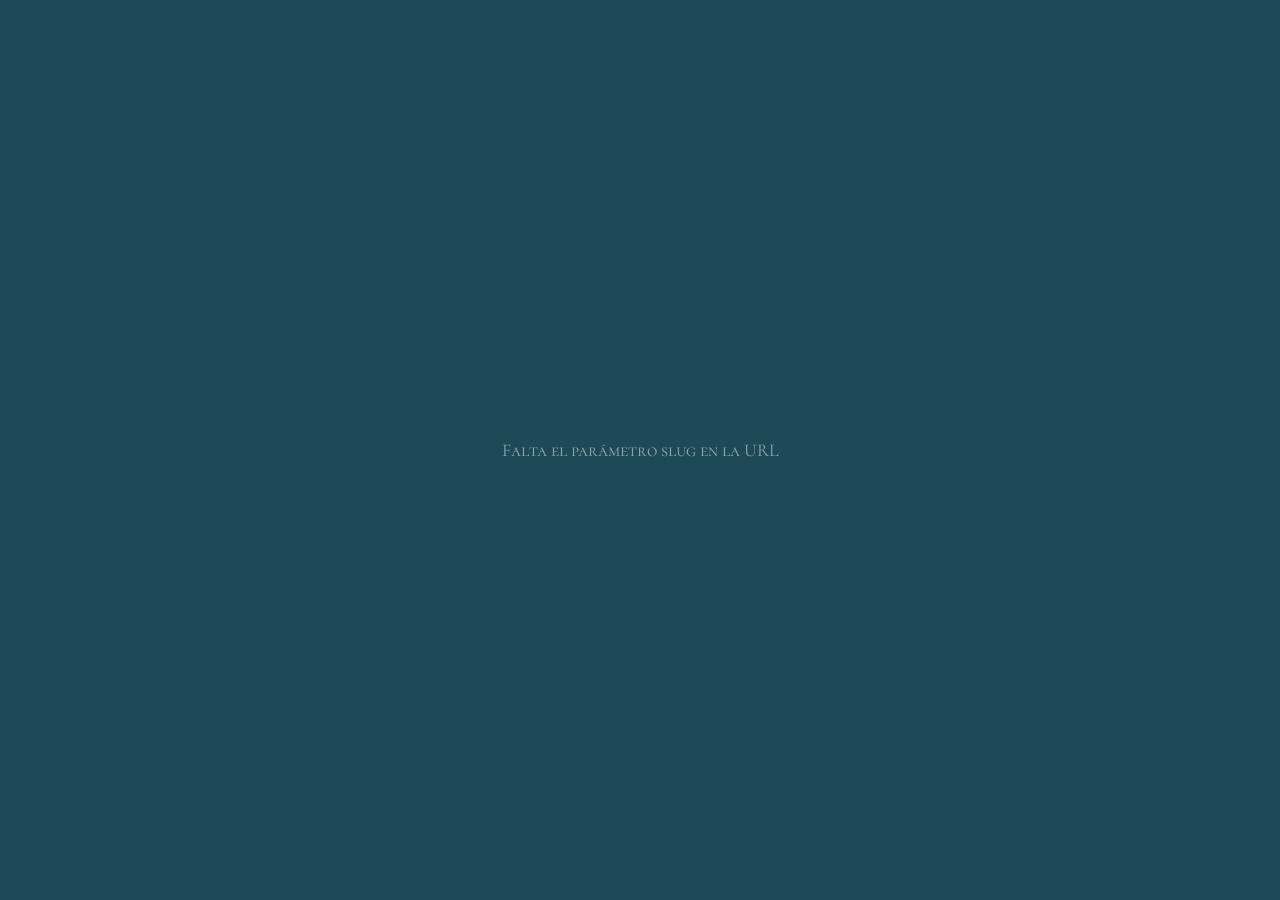
<file: e/admin.html>
<!DOCTYPE html>
<html lang="es">
<head>
<meta charset="UTF-8">
<meta http-equiv="Content-Security-Policy" content="upgrade-insecure-requests">
<meta name="viewport" content="width=device-width, initial-scale=1.0">
<title>Admin · inviteme</title>
<link rel="preconnect" href="https://fonts.googleapis.com">
<link href="https://fonts.googleapis.com/css2?family=Cormorant+SC:wght@400;500&family=DM+Sans:wght@300;400;500&display=swap" rel="stylesheet">
<style>
*, *::before, *::after { box-sizing: border-box; margin: 0; padding: 0; }
:root {
  --teal: #3a7d8c; --teal-dark: #2c6070; --teal-darker: #1e4a57;
  --white: #ffffff; --cream: #f7f3ed; --warm: #e8e0d4; --muted: #8a8278;
  --success: #0f6e56; --warning: #854f0b; --danger: #a32d2d; --ink: #0f0e0d;
}
body { font-family: 'DM Sans', sans-serif; background: var(--cream); color: var(--ink); min-height: 100vh; }

/* ── LOADING ── */
#view-loading {
  min-height: 100vh; display: flex; flex-direction: column;
  align-items: center; justify-content: center; background: var(--teal-darker);
}
.loading-logo { font-family: 'Cormorant SC', serif; font-size: 28px; color: var(--white); margin-bottom: 1rem; font-weight: 300; }
.loading-logo span { color: rgba(255,255,255,0.4); }
.loading-spinner { width: 28px; height: 28px; border: 2px solid rgba(255,255,255,0.2); border-top-color: var(--white); border-radius: 50%; animation: spin 0.8s linear infinite; }
@keyframes spin { to { transform: rotate(360deg); } }

/* ── LOGIN ── */
#view-login { min-height: 100vh; display: none; align-items: center; justify-content: center; background: var(--teal-darker); padding: 2rem; }
.login-card { background: rgba(255,255,255,0.07); border: 1px solid rgba(255,255,255,0.15); border-radius: 20px; padding: 2.5rem 2rem; width: 340px; text-align: center; backdrop-filter: blur(12px); }
.login-logo { font-family: 'Cormorant SC', serif; font-size: 26px; color: var(--white); margin-bottom: 0.25rem; }
.login-event { font-family: 'Cormorant SC', serif; font-size: 18px; color: rgba(255,255,255,0.7); margin-bottom: 0.2rem; }
.login-sub { font-size: 13px; color: rgba(255,255,255,0.4); margin-bottom: 2rem; }
.login-inp { width: 100%; padding: 0.7rem 1rem; font-size: 15px; border: 1px solid rgba(255,255,255,0.2); border-radius: 10px; background: rgba(255,255,255,0.08); color: var(--white); outline: none; font-family: inherit; margin-bottom: 0.6rem; }
.login-inp:focus { border-color: rgba(255,255,255,0.5); }
.login-inp::placeholder { color: rgba(255,255,255,0.3); }
.login-btn { width: 100%; padding: 0.75rem; background: rgba(255,255,255,0.15); color: var(--white); border: 1px solid rgba(255,255,255,0.3); border-radius: 10px; font-size: 15px; cursor: pointer; font-family: inherit; transition: background 0.2s; margin-top: 0.3rem; }
.login-btn:hover { background: rgba(255,255,255,0.25); }
.login-err { font-size: 13px; color: #f07070; margin-bottom: 0.6rem; display: none; }
.login-back { font-size: 12px; color: rgba(255,255,255,0.35); margin-top: 1rem; cursor: pointer; }
.login-back:hover { color: rgba(255,255,255,0.6); }

/* ── ADMIN ── */
#view-admin { display: none; min-height: 100vh; background: var(--cream); }
.admin-header { background: var(--white); border-bottom: 1px solid var(--warm); padding: 0.9rem 1.5rem; display: flex; align-items: center; justify-content: space-between; position: sticky; top: 0; z-index: 10; }
.admin-brand { font-size: 16px; font-weight: 500; color: var(--ink); display: flex; align-items: center; gap: 8px; }
.admin-event-name { font-family: 'Cormorant SC', serif; font-size: 18px; color: var(--teal); }
.admin-badge { font-size: 11px; background: #e1f5ee; color: var(--success); padding: 2px 9px; border-radius: 20px; }
.admin-actions { display: flex; align-items: center; gap: 0.8rem; }
.admin-back { font-size: 13px; color: var(--muted); cursor: pointer; background: none; border: none; font-family: inherit; }
.admin-back:hover { color: var(--ink); }
.admin-logout { font-size: 13px; color: var(--muted); cursor: pointer; background: none; border: none; font-family: inherit; }
.admin-logout:hover { color: var(--ink); }
.admin-body { padding: 1.5rem; max-width: 1000px; margin: 0 auto; }
.admin-tabs { display: flex; gap: 0.4rem; margin-bottom: 1.4rem; flex-wrap: wrap; }
.admin-tab { padding: 0.45rem 1rem; border-radius: 8px; font-size: 13px; font-weight: 500; cursor: pointer; background: transparent; border: 1px solid var(--warm); color: var(--muted); transition: all 0.2s; font-family: inherit; }
.admin-tab.active { background: var(--teal); color: var(--white); border-color: var(--teal); }
.tab-content { display: none; } .tab-content.active { display: block; }
.metrics { display: grid; grid-template-columns: repeat(auto-fit, minmax(130px, 1fr)); gap: 10px; margin-bottom: 1.3rem; }
.metric { background: var(--white); border: 1px solid var(--warm); border-radius: 12px; padding: 0.9rem; text-align: center; }
.metric-val { font-size: 26px; font-weight: 500; color: var(--ink); display: block; }
.metric-lbl { font-size: 11px; color: var(--muted); display: block; margin-top: 2px; }
.m-conf .metric-val { color: var(--success); } .m-pend .metric-val { color: var(--warning); } .m-dec .metric-val { color: var(--danger); }
.cap-wrap { background: var(--white); border: 1px solid var(--warm); border-radius: 12px; padding: 1rem 1.2rem; margin-bottom: 1.3rem; }
.cap-hdr { display: flex; justify-content: space-between; font-size: 12px; color: var(--muted); margin-bottom: 0.5rem; }
.cap-bar { height: 8px; background: var(--warm); border-radius: 99px; overflow: hidden; }
.cap-fill { height: 100%; background: var(--teal); border-radius: 99px; transition: width 0.5s; }
.g-hdr { display: flex; justify-content: space-between; align-items: center; margin-bottom: 0.9rem; flex-wrap: wrap; gap: 0.6rem; }
.g-title { font-size: 14px; font-weight: 500; color: var(--ink); }
.g-actions { display: flex; gap: 0.4rem; flex-wrap: wrap; }
.g-btn { font-size: 12px; padding: 0.4rem 0.8rem; border-radius: 8px; cursor: pointer; border: 1px solid var(--warm); background: var(--white); color: var(--muted); transition: all 0.2s; display: flex; align-items: center; gap: 4px; font-family: inherit; }
.g-btn:hover { background: var(--warm); }
.g-btn.primary { background: var(--teal); color: var(--white); border-color: var(--teal); }
.g-btn.primary:hover { background: var(--teal-dark); }
.g-search input { width: 100%; padding: 0.5rem 0.9rem; font-size: 13px; border: 1px solid var(--warm); border-radius: 8px; background: var(--white); color: var(--ink); outline: none; font-family: inherit; margin-bottom: 0.9rem; }
.g-search input:focus { border-color: var(--teal); }
.tbl-wrap { background: var(--white); border: 1px solid var(--warm); border-radius: 12px; overflow: auto; }
table { width: 100%; border-collapse: collapse; font-size: 13px; }
thead tr { background: var(--cream); }
th { padding: 0.6rem 0.9rem; text-align: left; font-size: 11px; font-weight: 500; color: var(--muted); letter-spacing: 0.04em; border-bottom: 1px solid var(--warm); white-space: nowrap; }
td { padding: 0.65rem 0.9rem; border-bottom: 1px solid var(--cream); color: var(--ink); vertical-align: middle; }
tbody tr:last-child td { border-bottom: none; }
tbody tr:hover td { background: var(--cream); }
.sbadge { font-size: 10px; padding: 2px 9px; border-radius: 20px; font-weight: 500; }
.s-confirmed { background: #e1f5ee; color: var(--success); }
.s-pending { background: #faeeda; color: var(--warning); }
.s-declined { background: #fcebeb; color: var(--danger); }
.row-acts { display: flex; gap: 4px; }
.rbtn { font-size: 11px; padding: 3px 8px; border-radius: 6px; cursor: pointer; border: 1px solid var(--warm); background: transparent; color: var(--muted); transition: all 0.2s; }
.rbtn:hover { background: var(--warm); }
.rbtn.wa { color: var(--success); border-color: #9fe1cb; } .rbtn.wa:hover { background: #e1f5ee; }
.rbtn.edit { color: var(--teal); border-color: #9fd4e0; } .rbtn.edit:hover { background: #e1f5f9; }
.rbtn.del { color: var(--danger); border-color: #f7c1c1; } .rbtn.del:hover { background: #fcebeb; }
.empty-row td { text-align: center; color: var(--muted); font-style: italic; padding: 2.5rem; }
.set-card { background: var(--white); border: 1px solid var(--warm); border-radius: 12px; padding: 1.1rem 1.3rem; margin-bottom: 0.9rem; }
.set-title { font-size: 13px; font-weight: 500; color: var(--ink); margin-bottom: 0.8rem; }
.set-row { display: flex; align-items: center; justify-content: space-between; gap: 1rem; flex-wrap: wrap; margin-bottom: 0.5rem; }
.set-lbl { font-size: 12px; color: var(--muted); }
.set-note { font-size: 12px; color: var(--muted); margin-bottom: 0.6rem; }
.set-inp { width: 80px; text-align: center; padding: 0.4rem; border: 1px solid var(--warm); border-radius: 6px; font-family: inherit; }
.set-textarea { width: 100%; font-size: 12px; min-height: 80px; padding: 0.5rem; border: 1px solid var(--warm); border-radius: 8px; background: var(--cream); color: var(--ink); font-family: inherit; resize: vertical; }
.modal-overlay { position: fixed; inset: 0; background: rgba(0,0,0,0.4); display: none; align-items: center; justify-content: center; z-index: 100; padding: 1rem; }
.modal-overlay.open { display: flex; }
.modal-card { background: var(--white); border-radius: 16px; padding: 1.75rem; width: 100%; max-width: 420px; max-height: 90vh; overflow-y: auto; }
.modal-title { font-size: 16px; font-weight: 500; color: var(--ink); margin-bottom: 1.2rem; }
.modal-lbl { font-size: 12px; color: var(--muted); display: block; margin-bottom: 0.35rem; }
.modal-input { width: 100%; font-size: 14px; padding: 0.6rem 0.9rem; border: 1px solid var(--warm); border-radius: 8px; background: var(--cream); color: var(--ink); margin-bottom: 1rem; outline: none; font-family: inherit; }
.modal-input:focus { border-color: var(--teal); }
.modal-footer { display: flex; gap: 0.6rem; justify-content: flex-end; margin-top: 0.5rem; }
.csv-preview-info { font-size: 12px; color: var(--muted); margin-bottom: 1rem; min-height: 20px; }
.link-box { background: var(--cream); border: 1px solid var(--warm); border-radius: 8px; padding: 0.6rem 0.9rem; font-size: 12px; color: var(--muted); word-break: break-all; margin-bottom: 0.5rem; }
.toast { position: fixed; bottom: 1.5rem; right: 1.5rem; background: var(--ink); color: var(--white); border-radius: 10px; padding: 0.75rem 1.25rem; font-size: 14px; z-index: 200; display: none; }
</style>
</head>
<body>

<!-- LOADING -->
<div id="view-loading">
  <p class="loading-logo">invite<span>me</span></p>
  <div class="loading-spinner"></div>
</div>

<!-- LOGIN -->
<div id="view-login">
  <div class="login-card">
    <p class="login-logo">inviteme</p>
    <p class="login-event" id="login-event-name"></p>
    <p class="login-sub">Panel de administración</p>
    <input type="password" class="login-inp" id="login-pass" placeholder="Contraseña" onkeydown="if(event.key==='Enter')doLogin()">
    <p class="login-err" id="login-err">Contraseña incorrecta</p>
    <button class="login-btn" onclick="doLogin()">Entrar</button>
    <p class="login-back" onclick="goToInvitation()">← Ver invitación</p>
  </div>
</div>

<!-- ADMIN -->
<div id="view-admin">
  <div class="admin-header">
    <div class="admin-brand">
      💌
      <span class="admin-event-name" id="admin-event-name"></span>
      <span class="admin-badge">Admin</span>
    </div>
    <div class="admin-actions">
      <button class="admin-back" onclick="window.location.href='/dashboard.html'">← Dashboard</button>
      <button class="admin-logout" onclick="doLogout()">Salir</button>
    </div>
  </div>

  <div class="admin-body">
    <div class="admin-tabs">
      <button class="admin-tab active" onclick="switchTab('overview')">Resumen</button>
      <button class="admin-tab" onclick="switchTab('guests')">Invitados</button>
      <button class="admin-tab" onclick="switchTab('links')">Links</button>
      <button class="admin-tab" onclick="switchTab('photos')">Fotos</button>
      <button class="admin-tab" onclick="switchTab('settings')">Configuración</button>
    </div>

    <!-- OVERVIEW -->
    <div class="tab-content active" id="tab-overview">
      <div class="metrics" id="metrics-grid"></div>
      <div class="cap-wrap">
        <div class="cap-hdr"><span>Ocupación del evento</span><span id="cap-lbl">0/150</span></div>
        <div class="cap-bar"><div class="cap-fill" id="cap-fill" style="width:0%"></div></div>
      </div>
      <div class="tbl-wrap">
        <table>
          <thead><tr><th>Familia</th><th>Asignados</th><th>Confirmados</th><th>Estado</th></tr></thead>
          <tbody id="overview-tbody"><tr class="empty-row"><td colspan="4">Cargando...</td></tr></tbody>
        </table>
      </div>
    </div>

    <!-- GUESTS -->
    <div class="tab-content" id="tab-guests">
      <div class="g-hdr">
        <span class="g-title">Lista de invitados</span>
        <div class="g-actions">
          <button class="g-btn" onclick="exportCSV()">⬇ Exportar</button>
          <button class="g-btn" onclick="openImportModal()">⬆ Importar</button>
          <button class="g-btn primary" onclick="openAddModal()">+ Agregar</button>
        </div>
      </div>
      <div class="g-search"><input placeholder="Buscar familia..." oninput="filterGuests(this.value)"></div>
      <div class="tbl-wrap">
        <table>
          <thead><tr><th>Familia</th><th>Teléfono</th><th>Asig.</th><th>Conf.</th><th>Estado</th><th>Mensaje</th><th>Acciones</th></tr></thead>
          <tbody id="guests-tbody"><tr class="empty-row"><td colspan="7">Cargando...</td></tr></tbody>
        </table>
      </div>
    </div>

    <!-- LINKS -->
    <div class="tab-content" id="tab-links">
      <div class="set-card">
        <p class="set-title">Links del evento</p>
        <p class="set-lbl" style="margin-bottom:0.5rem">Invitación pública</p>
        <div class="link-box" id="link-public"></div>
        <button class="g-btn" onclick="copyLink('public')">Copiar link público</button>
        <p class="set-lbl" style="margin-top:1rem;margin-bottom:0.5rem">Admin del evento</p>
        <div class="link-box" id="link-admin"></div>
        <button class="g-btn" onclick="copyLink('admin')">Copiar link admin</button>
      </div>
      <div class="set-card">
        <p class="set-title">Plantilla WhatsApp</p>
        <p class="set-note">Usa {ID} donde va el identificador único del invitado.</p>
        <textarea class="set-textarea" id="wa-tpl"></textarea>
        <button class="g-btn primary" style="margin-top:0.6rem" onclick="saveWATpl()">✓ Guardar</button>
      </div>
    </div>


    <!-- PHOTOS -->
    <div class="tab-content" id="tab-photos">
      <div class="set-card">
        <p class="set-title">Fondo de la invitación</p>
        <p class="set-note">Sube la imagen de fondo (recomendado: vertical, mínimo 1080x1920px)</p>
        <input type="file" id="bg-file" accept="image/*" style="width:100%;padding:0.5rem;border:1px solid var(--warm);border-radius:8px;background:var(--cream);font-family:inherit;margin-bottom:0.5rem">
        <button class="g-btn primary" onclick="uploadBg()" style="margin-top:0.3rem">⬆ Subir fondo</button>
        <p id="bg-status" style="font-size:12px;color:var(--muted);margin-top:0.5rem"></p>
      </div>

      <div class="set-card">
        <p class="set-title">Íconos del itinerario</p>
        <p class="set-note">Sube los íconos PNG para cada momento del evento.</p>
        <div id="icons-grid" style="display:grid;grid-template-columns:repeat(auto-fill,minmax(140px,1fr));gap:0.75rem;margin-bottom:1rem"></div>
        <div style="display:flex;gap:0.5rem;align-items:center;flex-wrap:wrap">
          <input type="file" id="icon-file" accept="image/png,image/svg+xml" style="flex:1;padding:0.5rem;border:1px solid var(--warm);border-radius:8px;background:var(--cream);font-family:inherit">
          <input class="modal-input" id="icon-name" placeholder="nombre.png" style="width:140px;margin-bottom:0">
          <button class="g-btn primary" onclick="uploadIcon()">⬆ Subir</button>
        </div>
        <p id="icon-status" style="font-size:12px;color:var(--muted);margin-top:0.5rem"></p>
      </div>

      <div class="set-card">
        <p class="set-title">Fotos del carrusel</p>
        <p class="set-note">Sube múltiples fotos a la vez. Se numerarán automáticamente.</p>
        <input type="file" id="photos-files" accept="image/*" multiple style="width:100%;padding:0.5rem;border:1px solid var(--warm);border-radius:8px;background:var(--cream);font-family:inherit;margin-bottom:0.5rem">
        <div style="display:flex;gap:0.5rem;align-items:center">
          <button class="g-btn primary" onclick="uploadPhotos()" id="upload-photos-btn">⬆ Subir fotos</button>
          <span id="photos-status" style="font-size:12px;color:var(--muted)"></span>
        </div>
        <div id="photos-preview" style="display:flex;flex-wrap:wrap;gap:0.5rem;margin-top:1rem"></div>
      </div>

      <div class="set-card">
        <p class="set-title">Íconos de vestimenta</p>
        <p class="set-note">Sube los íconos de damas y caballeros.</p>
        <div style="display:grid;grid-template-columns:1fr 1fr;gap:1rem">
          <div>
            <p class="set-lbl" style="margin-bottom:0.4rem">Damas (CodigoMujer.png)</p>
            <input type="file" id="dress-mujer" accept="image/png" style="width:100%;padding:0.4rem;border:1px solid var(--warm);border-radius:8px;background:var(--cream);font-family:inherit">
            <button class="g-btn" style="margin-top:0.4rem;width:100%" onclick="uploadDressIcon('CodigoMujer.png','dress-mujer')">Subir</button>
          </div>
          <div>
            <p class="set-lbl" style="margin-bottom:0.4rem">Caballeros (CodigoHombre.png)</p>
            <input type="file" id="dress-hombre" accept="image/png" style="width:100%;padding:0.4rem;border:1px solid var(--warm);border-radius:8px;background:var(--cream);font-family:inherit">
            <button class="g-btn" style="margin-top:0.4rem;width:100%" onclick="uploadDressIcon('CodigoHombre.png','dress-hombre')">Subir</button>
          </div>
        </div>
        <p id="dress-status" style="font-size:12px;color:var(--muted);margin-top:0.5rem"></p>
      </div>
    </div>

    <!-- SETTINGS -->
    <div class="tab-content" id="tab-settings">
      <div class="set-card">
        <p class="set-title">Plantilla de diseño</p>
        <p class="set-note">Cambia el diseño visual de la invitación.</p>
        <div id="admin-template-picker" style="display:grid;grid-template-columns:repeat(auto-fill,minmax(130px,1fr));gap:0.6rem;margin-bottom:0.8rem"></div>
        <button class="g-btn primary" onclick="saveTemplate()">✓ Guardar plantilla</button>
      </div>
      <div class="set-card">
        <p class="set-title">Cupo máximo</p>
        <div class="set-row">
          <span class="set-lbl">Total de personas permitidas</span>
          <div style="display:flex;align-items:center;gap:8px">
            <input type="number" id="cap-inp" value="150" min="1" class="set-inp">
            <button class="g-btn primary" onclick="saveCap()">Guardar</button>
          </div>
        </div>
      </div>
      <div class="set-card">
        <p class="set-title">Teléfono de notificaciones</p>
        <p class="set-note">Recibirás un WhatsApp cuando un invitado confirme o decline.</p>
        <div class="set-row">
          <input type="tel" id="notify-phone" placeholder="521XXXXXXXXXX" class="modal-input" style="margin-bottom:0;flex:1">
          <button class="g-btn primary" onclick="saveNotifyPhone()">Guardar</button>
        </div>
      </div>
      <div class="set-card">
        <p class="set-title">Cambiar contraseña del admin</p>
        <div class="set-row">
          <input type="password" id="new-pass" placeholder="Nueva contraseña" class="modal-input" style="margin-bottom:0">
          <button class="g-btn primary" onclick="changePassword()">Cambiar</button>
        </div>
      </div>
    </div>
  </div>
</div>

<!-- ADD MODAL -->
<div class="modal-overlay" id="add-modal">
  <div class="modal-card">
    <p class="modal-title">+ Agregar invitado</p>
    <label class="modal-lbl">Nombre de familia</label>
    <input class="modal-input" id="new-name" placeholder="Ej: Familia Martínez">
    <label class="modal-lbl">Teléfono WhatsApp</label>
    <input class="modal-input" id="new-phone" placeholder="521XXXXXXXXXX">
    <label class="modal-lbl">Lugares asignados</label>
    <input class="modal-input" type="number" id="new-seats" value="2" min="1" max="30">
    <div class="modal-footer">
      <button class="g-btn" onclick="closeAddModal()">Cancelar</button>
      <button class="g-btn primary" onclick="addGuest()">Agregar</button>
    </div>
  </div>
</div>

<!-- EDIT MODAL -->
<div class="modal-overlay" id="edit-modal">
  <div class="modal-card">
    <p class="modal-title">✏️ Editar invitado</p>
    <input type="hidden" id="edit-id">
    <label class="modal-lbl">Nombre de familia</label>
    <input class="modal-input" id="edit-name">
    <label class="modal-lbl">Teléfono WhatsApp</label>
    <input class="modal-input" id="edit-phone">
    <label class="modal-lbl">Lugares asignados</label>
    <input class="modal-input" type="number" id="edit-seats" min="1" max="30">
    <label class="modal-lbl">Estado</label>
    <select class="modal-input" id="edit-status">
      <option value="pending">Pendiente</option>
      <option value="confirmed">Confirmado</option>
      <option value="declined">Declinó</option>
    </select>
    <div class="modal-footer">
      <button class="g-btn" onclick="closeEditModal()">Cancelar</button>
      <button class="g-btn primary" onclick="saveGuest()">Guardar</button>
    </div>
  </div>
</div>

<!-- IMPORT MODAL -->
<div class="modal-overlay" id="import-modal">
  <div class="modal-card">
    <p class="modal-title">⬆ Importar CSV</p>
    <p style="font-size:13px;color:var(--muted);margin-bottom:1rem;line-height:1.6">Columnas: <strong>nombre, telefono, lugares</strong><br>Primera fila (encabezados) se ignora.</p>
    <div style="background:var(--cream);border-radius:8px;padding:0.6rem 0.9rem;font-size:12px;color:var(--muted);margin-bottom:1rem;font-family:monospace">
      nombre,telefono,lugares<br>Familia García,5215512345678,4
    </div>
    <label class="modal-lbl">Selecciona tu archivo CSV</label>
    <input type="file" id="csv-file" accept=".csv" style="width:100%;padding:0.5rem;border:1px solid var(--warm);border-radius:8px;background:var(--cream);font-family:inherit;margin-bottom:0.5rem">
    <p class="csv-preview-info" id="csv-preview"></p>
    <div class="modal-footer">
      <button class="g-btn" onclick="closeImportModal()">Cancelar</button>
      <button class="g-btn primary" onclick="importCSV()">Importar</button>
    </div>
  </div>
</div>

<div class="toast" id="toast"></div>

<script>
const SUPA_URL = 'https://jlakoulrsnptdsslerte.supabase.co';
const SUPA_KEY = 'sb_publishable_lW75yG4gMJUC6kLkCABx9A_NihDmEEa';
const BASE_URL = 'https://inviteme.fun';
const STORAGE_BASE = 'https://jlakoulrsnptdsslerte.supabase.co/storage/v1/object/public/events/';

let eventData   = null;
let guests      = [];
let maxCap      = 150;
let waTemplate  = '';
let filterStr   = '';
let slug        = '';

/* ── Supabase ── */
async function api(path, opts = {}) {
  const res = await fetch(SUPA_URL + '/rest/v1/' + path, {
    headers: { 'apikey':SUPA_KEY, 'Authorization':'Bearer '+SUPA_KEY,
      'Content-Type':'application/json', 'Prefer':'return=representation', ...(opts.headers||{}) }, ...opts
  });
  if (!res.ok) throw new Error(await res.text());
  const t = await res.text(); return t ? JSON.parse(t) : null;
}

async function apiRPC(fn, params = {}) {
  const res = await fetch(SUPA_URL + '/rest/v1/rpc/' + fn, {
    method: 'POST',
    headers: { 'apikey':SUPA_KEY, 'Authorization':'Bearer '+SUPA_KEY, 'Content-Type':'application/json' },
    body: JSON.stringify(params)
  });
  if (!res.ok) throw new Error(await res.text());
  const t = await res.text(); return t ? JSON.parse(t) : null;
}

function showToast(msg, dur=2800) {
  const t = document.getElementById('toast');
  t.textContent=msg; t.style.display='block';
  clearTimeout(t._t); t._t=setTimeout(()=>t.style.display='none',dur);
}

/* ── Auth ── */
async function doLogin() {
  const pass = document.getElementById('login-pass').value;
  const err  = document.getElementById('login-err');
  err.style.display = 'none';
  if (!pass) { err.style.display = 'block'; return; }
  try {
    const ok = await apiRPC('verify_event_admin', { p_id_event: eventData.id_event, p_password: pass });
    if (ok) {
      sessionStorage.setItem('admin_slug', slug);
      document.getElementById('login-pass').value = '';
      document.getElementById('view-login').style.display  = 'none';
      document.getElementById('view-admin').style.display  = 'block';
      initAdmin();
    } else { err.style.display = 'block'; }
  } catch(e) { err.textContent='Error: '+e.message; err.style.display='block'; }
}

function doLogout() {
  sessionStorage.removeItem('admin_slug');
  document.getElementById('view-admin').style.display = 'none';
  document.getElementById('view-login').style.display = 'flex';
}

function goToInvitation() {
  window.location.href = '/e/?slug=' + slug;
}

/* ── Init ── */
async function initAdmin() {
  document.getElementById('admin-event-name').textContent = buildEventTitle(eventData);
  maxCap     = eventData.max_capacity || 150;
  waTemplate = eventData.wa_template  || defaultTemplate();
  document.getElementById('cap-inp').value = maxCap;
  document.getElementById('wa-tpl').value  = waTemplate;
  if (eventData.notify_phone) document.getElementById('notify-phone').value = eventData.notify_phone;
  // Links
  const pubLink   = BASE_URL + '/e/?slug=' + slug;
  const adminLink = BASE_URL + '/e/admin.html?slug=' + slug;
  document.getElementById('link-public').textContent = pubLink;
  document.getElementById('link-admin').textContent  = adminLink;
  guests = await api('guests?id_event=eq.'+eventData.id_event+'&order=created_at.asc') || [];
  renderAll();
  loadAdminTemplates();
}

function buildEventTitle(ev) {
  switch(ev.event_type) {
    case 'wedding':    return (ev.protagonist_1||'') + ' & ' + (ev.protagonist_2||'');
    case 'xv':         return 'XV · ' + (ev.protagonist_1||'');
    case 'birthday':   return ev.protagonist_2 ? (ev.protagonist_1||'')+' & '+(ev.protagonist_2||'') : ev.protagonist_1||'';
    case 'corporate':  return ev.protagonist_1 || ev.title || '';
    case 'graduation': return 'Graduación · '+(ev.protagonist_1||'');
    case 'baptism':    return 'Bautizo · '+(ev.protagonist_1||'');
    case 'babyshower': return 'Baby Shower · '+(ev.protagonist_1||'');
    default:           return ev.title || ev.protagonist_1 || '';
  }
}

function defaultTemplate() {
  return '¡Hola! Te invitamos a ' + buildEventTitle(eventData) + '.\nConfirma tu asistencia aquí: ' + BASE_URL + '/e/?slug=' + slug + '&id={ID}';
}

/* ── Tabs ── */
function switchTab(t) {
  const tabs = ['overview','guests','links','photos','settings'];
  document.querySelectorAll('.admin-tab').forEach((el,i) => el.classList.toggle('active', tabs[i]===t));
  document.querySelectorAll('.tab-content').forEach(el => el.classList.remove('active'));
  document.getElementById('tab-'+t).classList.add('active');
  if(t==='overview'||t==='guests') renderAll();
  if(t==='photos') loadIconsGrid();
  if(t==='settings') loadAdminTemplates();
}

/* ── Render ── */
function renderAll() { renderMetrics(); renderOverview(); renderGuests(filterStr); }

function getStats() {
  const confirmed = guests.filter(g=>g.status==='confirmed').reduce((s,g)=>s+(g.confirmed||0),0);
  return { confirmed, pending:guests.filter(g=>g.status==='pending').length,
           declined:guests.filter(g=>g.status==='declined').length,
           seats:guests.reduce((s,g)=>s+(g.seats||0),0), total:guests.length };
}

function renderMetrics() {
  const s = getStats();
  document.getElementById('metrics-grid').innerHTML = `
    <div class="metric"><span class="metric-val">${s.total}</span><span class="metric-lbl">Familias</span></div>
    <div class="metric"><span class="metric-val">${s.seats}</span><span class="metric-lbl">Asignados</span></div>
    <div class="metric m-conf"><span class="metric-val">${s.confirmed}</span><span class="metric-lbl">Confirmados</span></div>
    <div class="metric m-pend"><span class="metric-val">${s.pending}</span><span class="metric-lbl">Pendientes</span></div>
    <div class="metric m-dec"><span class="metric-val">${s.declined}</span><span class="metric-lbl">Declinaron</span></div>`;
  const pct = maxCap>0 ? Math.round((s.confirmed/maxCap)*100) : 0;
  document.getElementById('cap-lbl').textContent  = s.confirmed+'/'+maxCap;
  document.getElementById('cap-fill').style.width = Math.min(pct,100)+'%';
}

function sbadge(s) {
  if(s==='confirmed') return '<span class="sbadge s-confirmed">Confirmado</span>';
  if(s==='declined')  return '<span class="sbadge s-declined">Declinó</span>';
  return '<span class="sbadge s-pending">Pendiente</span>';
}

function renderOverview() {
  document.getElementById('overview-tbody').innerHTML = guests.length
    ? guests.map(g=>`<tr><td>${g.name}</td><td>${g.seats}</td><td>${g.status==='confirmed'?g.confirmed:'—'}</td><td>${sbadge(g.status)}</td></tr>`).join('')
    : '<tr class="empty-row"><td colspan="4">Sin invitados aún</td></tr>';
}

function renderGuests(f='') {
  const list = f ? guests.filter(g=>g.name.toLowerCase().includes(f.toLowerCase())) : guests;
  document.getElementById('guests-tbody').innerHTML = list.length
    ? list.map(g=>`<tr>
        <td><strong>${g.name}</strong></td>
        <td style="font-size:11px;color:var(--muted)">${g.phone||'—'}</td>
        <td>${g.seats}</td>
        <td>${g.status==='confirmed'?g.confirmed:'—'}</td>
        <td>${sbadge(g.status)}</td>
        <td style="font-size:11px;color:var(--muted);max-width:100px;overflow:hidden;text-overflow:ellipsis;white-space:nowrap">${g.msg||'—'}</td>
        <td><div class="row-acts">
          <button class="rbtn wa" onclick="sendWA('${g.id}')" title="WhatsApp">WA</button>
          <button class="rbtn" onclick="copyGuestLink('${g.id}')" title="Copiar link">🔗</button>
          <button class="rbtn edit" onclick="openEditModal('${g.id}')" title="Editar">✏️</button>
          <button class="rbtn del" onclick="deleteGuest('${g.id}')" title="Eliminar">✕</button>
        </div></td></tr>`).join('')
    : '<tr class="empty-row"><td colspan="7">Sin resultados</td></tr>';
}

function filterGuests(v) { filterStr=v; renderGuests(v); }

/* ── CRUD ── */
function openAddModal()  { document.getElementById('add-modal').classList.add('open'); }
function closeAddModal() { document.getElementById('add-modal').classList.remove('open'); }

async function addGuest() {
  const name=document.getElementById('new-name').value.trim();
  const phone=document.getElementById('new-phone').value.trim();
  const seats=parseInt(document.getElementById('new-seats').value)||2;
  if(!name){showToast('Escribe el nombre');return;}
  try {
    const res=await api('guests',{method:'POST',body:JSON.stringify({name,phone,seats,confirmed:0,status:'pending',msg:'',id_event:eventData.id_event})});
    if(res&&res[0]) guests.push(res[0]);
    closeAddModal();
    document.getElementById('new-name').value='';
    document.getElementById('new-phone').value='';
    document.getElementById('new-seats').value='2';
    renderAll(); showToast('✓ '+name+' agregado');
  } catch(e){showToast('Error: '+e.message);}
}

async function deleteGuest(id) {
  if(!confirm('¿Eliminar este invitado?')) return;
  try {
    await api('guests?id=eq.'+id+'&id_event=eq.'+eventData.id_event,{method:'DELETE'});
    guests=guests.filter(g=>g.id!==id);
    renderAll(); showToast('Invitado eliminado');
  } catch(e){showToast('Error: '+e.message);}
}

function openEditModal(id) {
  const g=guests.find(x=>x.id===id); if(!g)return;
  document.getElementById('edit-id').value    =g.id;
  document.getElementById('edit-name').value  =g.name;
  document.getElementById('edit-phone').value =g.phone||'';
  document.getElementById('edit-seats').value =g.seats;
  document.getElementById('edit-status').value=g.status;
  document.getElementById('edit-modal').classList.add('open');
}
function closeEditModal() { document.getElementById('edit-modal').classList.remove('open'); }

async function saveGuest() {
  const id    =document.getElementById('edit-id').value;
  const name  =document.getElementById('edit-name').value.trim();
  const phone =document.getElementById('edit-phone').value.trim();
  const seats =parseInt(document.getElementById('edit-seats').value)||2;
  const status=document.getElementById('edit-status').value;
  if(!name){showToast('Escribe el nombre');return;}
  try {
    await api('guests?id=eq.'+id+'&id_event=eq.'+eventData.id_event,{method:'PATCH',body:JSON.stringify({name,phone,seats,status})});
    const idx=guests.findIndex(g=>g.id===id);
    if(idx>-1) Object.assign(guests[idx],{name,phone,seats,status});
    closeEditModal(); renderAll(); showToast('✓ Invitado actualizado');
  } catch(e){showToast('Error: '+e.message);}
}

/* ── WhatsApp & links ── */
async function sendWA(id) {
  const g=guests.find(x=>x.id===id);
  if(!g||!g.phone){showToast('Sin teléfono registrado');return;}
  showToast('Generando link...');
  try {
    // Generate short URL
    const code = await apiRPC('generate_short_url', { p_guest_id: id, p_id_event: eventData.id_event });
    const shortLink = 'https://inviteme.fun/i/?c=' + code;
    const tpl = document.getElementById('wa-tpl').value || waTemplate;
    const msg = tpl.replace('{ID}', id).replace('{LINK}', shortLink).replace(/https:\/\/inviteme\.fun\/e\/\?slug=[^&]+&id=[a-f0-9-]+/g, shortLink);
    window.open('https://wa.me/'+g.phone+'?text='+encodeURIComponent(msg),'_blank');
  } catch(e) {
    // Fallback to full URL if short URL fails
    const tpl=document.getElementById('wa-tpl').value||waTemplate;
    window.open('https://wa.me/'+g.phone+'?text='+encodeURIComponent(tpl.replace('{ID}',id)),'_blank');
  }
}

async function copyGuestLink(id) {
  try {
    const code = await apiRPC('generate_short_url', { p_guest_id: id, p_id_event: eventData.id_event });
    const shortLink = 'https://inviteme.fun/i/?c=' + code;
    navigator.clipboard.writeText(shortLink).then(()=>showToast('✓ Link corto copiado: ' + shortLink));
  } catch(e) {
    const url=BASE_URL+'/e/?slug='+slug+'&id='+id;
    navigator.clipboard.writeText(url).then(()=>showToast('✓ Link copiado'));
  }
}

function copyLink(type) {
  const el=document.getElementById('link-'+(type==='public'?'public':'admin'));
  navigator.clipboard.writeText(el.textContent).then(()=>showToast('✓ Link copiado'));
}

/* ── Settings ── */
async function saveCap() {
  const v=parseInt(document.getElementById('cap-inp').value);
  if(v>0){maxCap=v;await api('event_config?id_event=eq.'+eventData.id_event,{method:'PATCH',body:JSON.stringify({max_capacity:v})});renderMetrics();showToast('✓ Cupo actualizado');}
}

async function saveWATpl() {
  waTemplate=document.getElementById('wa-tpl').value;
  await api('event_config?id_event=eq.'+eventData.id_event,{method:'PATCH',body:JSON.stringify({wa_template:waTemplate})});
  showToast('✓ Plantilla guardada');
}

async function saveNotifyPhone() {
  const phone = document.getElementById('notify-phone').value.trim();
  if (!phone) { showToast('Escribe un número de teléfono'); return; }
  try {
    await api('event_config?id_event=eq.' + eventData.id_event, {
      method: 'PATCH', body: JSON.stringify({ notify_phone: phone })
    });
    eventData.notify_phone = phone;
    showToast('✓ Teléfono de notificaciones guardado');
  } catch(e) { showToast('Error: ' + e.message); }
}

async function changePassword() {
  const np=document.getElementById('new-pass').value;
  if(!np||np.length<6){showToast('Mínimo 6 caracteres');return;}
  try {
    await apiRPC('update_event_password',{p_id_event:eventData.id_event,p_password:np});
    document.getElementById('new-pass').value='';
    showToast('✓ Contraseña actualizada');
  } catch(e){showToast('Error: '+e.message);}
}

/* ── Export CSV ── */
function exportCSV() {
  const rows=[['Familia','Teléfono','Asignados','Confirmados','Estado','Mensaje']];
  guests.forEach(g=>rows.push([g.name,g.phone||'',g.seats,g.confirmed||0,g.status,g.msg||'']));
  const csv=rows.map(r=>r.map(c=>'"'+String(c).replace(/"/g,'""')+'"').join(',')).join('\n');
  const a=document.createElement('a');
  a.href='data:text/csv;charset=utf-8,\uFEFF'+encodeURIComponent(csv);
  a.download='invitados-'+slug+'.csv'; a.click(); showToast('✓ CSV descargado');
}

/* ── Import CSV ── */
function openImportModal(){document.getElementById('import-modal').classList.add('open');document.getElementById('csv-preview').textContent='';document.getElementById('csv-file').value='';}
function closeImportModal(){document.getElementById('import-modal').classList.remove('open');}

function detectAndReadCSV(file,cb){
  const r=new FileReader();
  r.onload=e=>{
    const txt=e.target.result;
    if(txt.includes('\uFFFD')||txt.includes('Ã')){const r2=new FileReader();r2.onload=e2=>cb(e2.target.result);r2.readAsText(file,'ISO-8859-1');}
    else cb(txt);
  };
  r.readAsText(file,'UTF-8');
}

document.addEventListener('DOMContentLoaded',()=>{
  const fi=document.getElementById('csv-file');
  if(fi) fi.addEventListener('change',()=>{
    const f=fi.files[0];if(!f)return;
    detectAndReadCSV(f,txt=>{
      const lines=txt.split('\n').filter(l=>l.trim()).slice(1);
      document.getElementById('csv-preview').textContent=lines.length+' invitados detectados';
    });
  });
});

async function importCSV(){
  const fi=document.getElementById('csv-file');
  if(!fi.files[0]){showToast('Selecciona un archivo');return;}
  const btn=document.querySelector('#import-modal .g-btn.primary');
  btn.textContent='Importando...'; btn.disabled=true;
  detectAndReadCSV(fi.files[0],async txt=>{
    const lines=txt.split('\n').filter(l=>l.trim()).slice(1);
    const existing=new Set(guests.map(g=>g.name.toLowerCase().trim()));
    let ok=0,skipped=0,err=0;
    for(const line of lines){
      const cols=line.split(',').map(c=>c.replace(/^"|"$/g,'').trim());
      const name=cols[0]||'',phone=cols[1]||'',seats=parseInt(cols[2])||2;
      if(!name)continue;
      if(existing.has(name.toLowerCase())){skipped++;continue;}
      try{
        const res=await api('guests',{method:'POST',body:JSON.stringify({name,phone,seats,confirmed:0,status:'pending',msg:'',id_event:eventData.id_event})});
        if(res&&res[0]){guests.push(res[0]);existing.add(name.toLowerCase());}
        ok++;
      }catch(e2){err++;}
    }
    btn.textContent='Importar'; btn.disabled=false;
    closeImportModal(); renderAll();
    let msg='✓ '+ok+' importados';
    if(skipped>0) msg+=' · '+skipped+' ya existían';
    if(err>0) msg+=' · '+err+' errores';
    showToast(msg,4000);
  });
}

/* ── INIT ── */
(async()=>{
  slug=new URLSearchParams(window.location.search).get('slug');
  if(!slug){
    document.getElementById('view-loading').innerHTML='<p style="color:rgba(255,255,255,0.5);font-family:Cormorant SC,serif;font-size:18px">Falta el parámetro slug en la URL</p>';
    return;
  }
  try {
    const evRes=await api('event_config?slug=eq.'+slug);
    if(!evRes||!evRes[0]){ document.getElementById('view-loading').innerHTML='<p style="color:rgba(255,255,255,0.5);font-family:Cormorant SC,serif;font-size:18px">Evento no encontrado</p>'; return; }
    eventData=evRes[0];
    document.getElementById('login-event-name').textContent=buildEventTitle(eventData);
    document.title='Admin · '+buildEventTitle(eventData);
    document.getElementById('view-loading').style.display='none';
    // Check if already logged in this session for THIS slug
    if(sessionStorage.getItem('admin_slug')===slug){
      document.getElementById('view-admin').style.display='block';
      initAdmin();
    } else {
      sessionStorage.removeItem('admin_slug');
      document.getElementById('view-login').style.display='flex';
    }
  } catch(e){
    document.getElementById('view-loading').innerHTML='<p style="color:#f07070;font-size:14px">Error: '+e.message+'</p>';
  }
})();

/* ── STORAGE ── */
const STORAGE_URL = SUPA_URL + '/storage/v1/object/events/';
const STORAGE_PUBLIC = SUPA_URL + '/storage/v1/object/public/events/';

async function uploadFile(path, file, statusEl) {
  if (statusEl) statusEl.textContent = 'Subiendo...';
  // Try upsert first, if fails try regular upload
  const res = await fetch(SUPA_URL + '/storage/v1/object/events/' + path, {
    method: 'POST',
    headers: {
      'apikey': SUPA_KEY,
      'Authorization': 'Bearer ' + SUPA_KEY,
      'Content-Type': file.type,
      'x-upsert': 'true',
      'Cache-Control': '3600'
    },
    body: file
  });
  if (!res.ok) {
    const errText = await res.text();
    // If already exists, try PUT to update
    if (errText.includes('already exists') || res.status === 409) {
      const res2 = await fetch(SUPA_URL + '/storage/v1/object/events/' + path, {
        method: 'PUT',
        headers: {
          'apikey': SUPA_KEY, 'Authorization': 'Bearer ' + SUPA_KEY,
          'Content-Type': file.type, 'x-upsert': 'true'
        },
        body: file
      });
      if (!res2.ok) throw new Error(await res2.text());
    } else {
      throw new Error(errText);
    }
  }
  if (statusEl) statusEl.textContent = '✓ Subido correctamente';
  return STORAGE_PUBLIC + path;
}

async function uploadBg() {
  const fi = document.getElementById('bg-file');
  if (!fi.files[0]) { showToast('Selecciona una imagen'); return; }
  try {
    await uploadFile(slug + '/img/Fondo.jpg', fi.files[0], document.getElementById('bg-status'));
    showToast('✓ Fondo subido');
  } catch(e) { showToast('Error: ' + e.message); }
}

async function uploadIcon() {
  const fi   = document.getElementById('icon-file');
  const name = document.getElementById('icon-name').value.trim();
  if (!fi.files[0]) { showToast('Selecciona un ícono'); return; }
  if (!name) { showToast('Escribe el nombre del archivo (ej: Recepcion.png)'); return; }
  try {
    await uploadFile(slug + '/img/' + name, fi.files[0], document.getElementById('icon-status'));
    showToast('✓ Ícono "' + name + '" subido');
    loadIconsGrid();
  } catch(e) { showToast('Error: ' + e.message); }
}

async function uploadDressIcon(filename, inputId) {
  const fi = document.getElementById(inputId);
  if (!fi.files[0]) { showToast('Selecciona una imagen'); return; }
  try {
    await uploadFile(slug + '/img/' + filename, fi.files[0], document.getElementById('dress-status'));
    showToast('✓ ' + filename + ' subido');
  } catch(e) { showToast('Error: ' + e.message); }
}

async function uploadPhotos() {
  const fi = document.getElementById('photos-files');
  if (!fi.files.length) { showToast('Selecciona las fotos'); return; }
  const btn = document.getElementById('upload-photos-btn');
  const status = document.getElementById('photos-status');
  btn.disabled = true;

  // Get current photo count to continue numbering
  let start = (eventData.total_photos || 0) + 1;
  let ok = 0;

  for (let i = 0; i < fi.files.length; i++) {
    const file = fi.files[i];
    const num  = start + i;
    status.textContent = 'Subiendo ' + (i+1) + '/' + fi.files.length + '...';
    try {
      const url = await uploadFile(slug + '/img/' + num + '.jpg', file, null);
      // Preview
      const img = document.createElement('img');
      img.src = url; img.style.cssText = 'width:60px;height:60px;object-fit:cover;border-radius:6px';
      document.getElementById('photos-preview').appendChild(img);
      ok++;
    } catch(e) { console.error('Error foto ' + num, e); }
  }

  // Update total_photos in Supabase
  const newTotal = (eventData.total_photos || 0) + ok;
  await api('event_config?id_event=eq.' + eventData.id_event, {
    method: 'PATCH', body: JSON.stringify({ total_photos: newTotal })
  });
  eventData.total_photos = newTotal;

  btn.disabled = false;
  status.textContent = '✓ ' + ok + ' fotos subidas (total: ' + newTotal + ')';
  showToast('✓ ' + ok + ' fotos subidas');
}

async function loadIconsGrid() {
  // List files in slug/img/ folder
  try {
    const res = await fetch(SUPA_URL + '/storage/v1/object/list/events', {
      method: 'POST',
      headers: { 'apikey': SUPA_KEY, 'Authorization': 'Bearer ' + SUPA_KEY, 'Content-Type': 'application/json' },
      body: JSON.stringify({ limit: 100, offset: 0, prefix: slug + '/img/' })
    });
    const files = await res.json();
    const icons = (files || []).filter(f => f.name && f.name.match(/\.(png|svg)$/i) && !f.name.match(/^\d/));
    const grid = document.getElementById('icons-grid');
    if (!grid) return;
    grid.innerHTML = icons.map(f => `
      <div style="background:var(--cream);border:1px solid var(--warm);border-radius:8px;padding:0.6rem;text-align:center">
        <img src="${STORAGE_PUBLIC}${slug}/img/${f.name}" style="width:40px;height:40px;object-fit:contain;margin-bottom:0.3rem" onerror="this.style.display='none'">
        <p style="font-size:10px;color:var(--muted);word-break:break-all">${f.name}</p>
      </div>`).join('') || '<p style="font-size:12px;color:var(--muted)">Sin íconos aún</p>';
  } catch(e) {}
}


/* ── TEMPLATE SELECTOR ── */
let selectedAdminTemplate = '';

async function loadAdminTemplates() {
  const picker = document.getElementById('admin-template-picker');
  if (!picker) return;
  try {
    const type = eventData.event_type || 'wedding';
    const templates = await api('templates?event_type=eq.'+type+'&active=eq.true');
    if (!templates || !templates.length) { picker.innerHTML='<p style="font-size:12px;color:var(--muted)">Sin plantillas</p>'; return; }
    selectedAdminTemplate = eventData.template || templates[0].id;
    picker.innerHTML = templates.map(t => `
      <div class="tpl-opt-admin" data-id="${t.id}" onclick="selectAdminTemplate(this)"
        style="background:${t.secondary_color};
               border:2px solid ${t.id===selectedAdminTemplate?t.primary_color:'transparent'};
               border-radius:10px;padding:0.6rem;cursor:pointer;transition:all 0.2s;text-align:center">
        <div style="font-size:20px;margin-bottom:0.25rem">${t.preview_emoji||'✨'}</div>
        <div style="width:100%;height:5px;border-radius:3px;background:${t.primary_color};margin-bottom:0.3rem"></div>
        <div style="width:60%;height:3px;border-radius:2px;background:${t.accent_color};margin:0 auto 0.3rem"></div>
        <p style="font-size:11px;font-weight:500;color:${t.primary_color}">${t.name}</p>
      </div>`).join('');
  } catch(e) { console.log(e); }
}

function selectAdminTemplate(el) {
  document.querySelectorAll('.tpl-opt-admin').forEach(o => o.style.borderColor='transparent');
  el.style.borderColor = el.querySelector('div[style*="height:5px"]').style.background;
  selectedAdminTemplate = el.dataset.id;
}

async function saveTemplate() {
  if (!selectedAdminTemplate) { showToast('Selecciona una plantilla'); return; }
  try {
    await api('event_config?id_event=eq.'+eventData.id_event, {
      method: 'PATCH', body: JSON.stringify({ template: selectedAdminTemplate })
    });
    eventData.template = selectedAdminTemplate;
    showToast('✓ Plantilla guardada');
  } catch(e) { showToast('Error: '+e.message); }
}

</script>
</body>
</html>
</file>
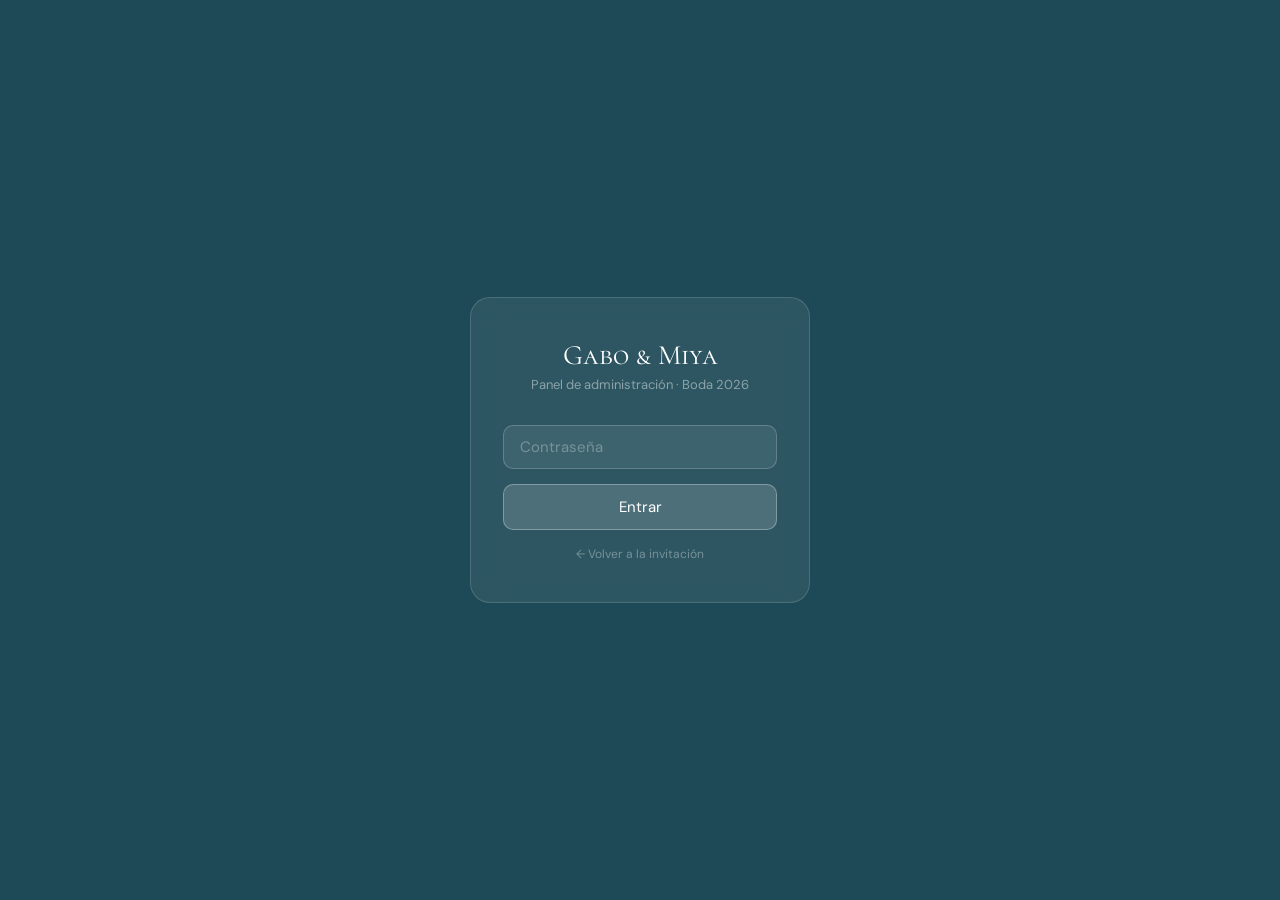
<file: invitacion1/admin.html>
<!DOCTYPE html>
<html lang="es">
<head>
<meta charset="UTF-8">
<meta http-equiv="Content-Security-Policy" content="upgrade-insecure-requests">
<meta name="viewport" content="width=device-width, initial-scale=1.0">
<title>Admin · Gabo &amp; Miya</title>
<link rel="preconnect" href="https://fonts.googleapis.com">
<link href="https://fonts.googleapis.com/css2?family=Cormorant+SC:wght@400;500&family=DM+Sans:wght@300;400;500&display=swap" rel="stylesheet">
<style>
*, *::before, *::after { box-sizing: border-box; margin: 0; padding: 0; }
:root {
  --teal: #3a7d8c; --teal-dark: #2c6070; --teal-darker: #1e4a57;
  --white: #ffffff; --cream: #f7f3ed; --warm: #e8e0d4; --muted: #8a8278;
  --success: #0f6e56; --warning: #854f0b; --danger: #a32d2d;
  --ink: #0f0e0d;
}
body { font-family: 'DM Sans', sans-serif; background: var(--cream); color: var(--ink); min-height: 100vh; }

/* ── LOGIN ── */
#view-login {
  min-height: 100vh; display: flex; align-items: center; justify-content: center;
  background: var(--teal-darker); padding: 2rem;
}
.login-card {
  background: rgba(255,255,255,0.07); border: 1px solid rgba(255,255,255,0.15);
  border-radius: 20px; padding: 2.5rem 2rem; width: 340px; text-align: center;
  backdrop-filter: blur(12px);
}
.login-logo { font-family: 'Cormorant SC', serif; font-size: 28px; color: var(--white); margin-bottom: 0.25rem; }
.login-sub { font-size: 13px; color: rgba(255,255,255,0.45); margin-bottom: 2rem; }
.login-inp {
  width: 100%; padding: 0.7rem 1rem; font-size: 15px;
  border: 1px solid rgba(255,255,255,0.2); border-radius: 10px;
  background: rgba(255,255,255,0.08); color: var(--white);
  outline: none; font-family: inherit; margin-bottom: 0.6rem;
}
.login-inp:focus { border-color: rgba(255,255,255,0.5); }
.login-inp::placeholder { color: rgba(255,255,255,0.3); }
.login-btn {
  width: 100%; padding: 0.75rem; background: rgba(255,255,255,0.15);
  color: var(--white); border: 1px solid rgba(255,255,255,0.3);
  border-radius: 10px; font-size: 15px; cursor: pointer; font-family: inherit;
  transition: background 0.2s; margin-top: 0.3rem;
}
.login-btn:hover { background: rgba(255,255,255,0.25); }
.login-err { font-size: 13px; color: #f07070; margin-bottom: 0.6rem; display: none; }
.login-back { font-size: 12px; color: rgba(255,255,255,0.35); margin-top: 1rem; cursor: pointer; }
.login-back:hover { color: rgba(255,255,255,0.6); }

/* ── DASHBOARD ── */
#view-admin { display: none; min-height: 100vh; background: var(--cream); }
.admin-header {
  background: var(--white); border-bottom: 1px solid var(--warm);
  padding: 0.9rem 1.5rem; display: flex; align-items: center; justify-content: space-between;
  position: sticky; top: 0; z-index: 10;
}
.admin-brand { font-size: 16px; font-weight: 500; color: var(--ink); display: flex; align-items: center; gap: 8px; }
.admin-badge { font-size: 11px; background: #e1f5ee; color: var(--success); padding: 2px 9px; border-radius: 20px; }
.admin-actions { display: flex; align-items: center; gap: 0.8rem; }
.admin-logout { font-size: 13px; color: var(--muted); cursor: pointer; background: none; border: none; font-family: inherit; }
.admin-logout:hover { color: var(--ink); }
.admin-body { padding: 1.5rem; max-width: 1000px; margin: 0 auto; }

/* Tabs */
.admin-tabs { display: flex; gap: 0.4rem; margin-bottom: 1.4rem; }
.admin-tab {
  padding: 0.45rem 1rem; border-radius: 8px; font-size: 13px; font-weight: 500;
  cursor: pointer; background: transparent; border: 1px solid var(--warm);
  color: var(--muted); transition: all 0.2s; font-family: inherit;
}
.admin-tab.active { background: var(--teal); color: var(--white); border-color: var(--teal); }
.tab-content { display: none; } .tab-content.active { display: block; }

/* Metrics */
.metrics { display: grid; grid-template-columns: repeat(auto-fit, minmax(130px, 1fr)); gap: 10px; margin-bottom: 1.3rem; }
.metric { background: var(--white); border: 1px solid var(--warm); border-radius: 12px; padding: 0.9rem; text-align: center; }
.metric-val { font-size: 26px; font-weight: 500; color: var(--ink); display: block; }
.metric-lbl { font-size: 11px; color: var(--muted); display: block; margin-top: 2px; }
.m-conf .metric-val { color: var(--success); } .m-pend .metric-val { color: var(--warning); } .m-dec .metric-val { color: var(--danger); }

/* Capacity bar */
.cap-wrap { background: var(--white); border: 1px solid var(--warm); border-radius: 12px; padding: 1rem 1.2rem; margin-bottom: 1.3rem; }
.cap-hdr { display: flex; justify-content: space-between; font-size: 12px; color: var(--muted); margin-bottom: 0.5rem; }
.cap-bar { height: 8px; background: var(--warm); border-radius: 99px; overflow: hidden; }
.cap-fill { height: 100%; background: var(--teal); border-radius: 99px; transition: width 0.5s; }

/* Table */
.g-hdr { display: flex; justify-content: space-between; align-items: center; margin-bottom: 0.9rem; flex-wrap: wrap; gap: 0.6rem; }
.g-title { font-size: 14px; font-weight: 500; color: var(--ink); }
.g-actions { display: flex; gap: 0.4rem; flex-wrap: wrap; }
.g-btn {
  font-size: 12px; padding: 0.4rem 0.8rem; border-radius: 8px; cursor: pointer;
  border: 1px solid var(--warm); background: var(--white); color: var(--muted);
  transition: all 0.2s; display: flex; align-items: center; gap: 4px; font-family: inherit;
}
.g-btn:hover { background: var(--warm); }
.g-btn.primary { background: var(--teal); color: var(--white); border-color: var(--teal); }
.g-btn.primary:hover { background: var(--teal-dark); }
.g-search input {
  width: 100%; padding: 0.5rem 0.9rem; font-size: 13px;
  border: 1px solid var(--warm); border-radius: 8px;
  background: var(--white); color: var(--ink); outline: none; font-family: inherit;
  margin-bottom: 0.9rem;
}
.g-search input:focus { border-color: var(--teal); }
.tbl-wrap { background: var(--white); border: 1px solid var(--warm); border-radius: 12px; overflow: auto; }
table { width: 100%; border-collapse: collapse; font-size: 13px; }
thead tr { background: var(--cream); }
th { padding: 0.6rem 0.9rem; text-align: left; font-size: 11px; font-weight: 500; color: var(--muted); letter-spacing: 0.04em; border-bottom: 1px solid var(--warm); white-space: nowrap; }
td { padding: 0.65rem 0.9rem; border-bottom: 1px solid var(--cream); color: var(--ink); vertical-align: middle; }
tbody tr:last-child td { border-bottom: none; }
tbody tr:hover td { background: var(--cream); }
.sbadge { font-size: 10px; padding: 2px 9px; border-radius: 20px; font-weight: 500; }
.s-confirmed { background: #e1f5ee; color: var(--success); }
.s-pending { background: #faeeda; color: var(--warning); }
.s-declined { background: #fcebeb; color: var(--danger); }
.row-acts { display: flex; gap: 4px; }
.rbtn { font-size: 11px; padding: 3px 8px; border-radius: 6px; cursor: pointer; border: 1px solid var(--warm); background: transparent; color: var(--muted); transition: all 0.2s; }
.rbtn:hover { background: var(--warm); }
.rbtn.wa { color: var(--success); border-color: #9fe1cb; } .rbtn.wa:hover { background: #e1f5ee; }
.rbtn.del { color: var(--danger); border-color: #f7c1c1; } .rbtn.del:hover { background: #fcebeb; }
.rbtn.edit { color: var(--teal); border-color: #9fd4e0; } .rbtn.edit:hover { background: #e1f5f9; }
.empty-row td { text-align: center; color: var(--muted); font-style: italic; padding: 2.5rem; }

/* Settings */
.set-card { background: var(--white); border: 1px solid var(--warm); border-radius: 12px; padding: 1.1rem 1.3rem; margin-bottom: 0.9rem; }
.set-title { font-size: 13px; font-weight: 500; color: var(--ink); margin-bottom: 0.8rem; }
.set-row { display: flex; align-items: center; justify-content: space-between; gap: 1rem; flex-wrap: wrap; margin-bottom: 0.5rem; }
.set-lbl { font-size: 12px; color: var(--muted); }
.set-note { font-size: 12px; color: var(--muted); margin-bottom: 0.6rem; }
.set-inp { width: 80px; text-align: center; padding: 0.4rem; border: 1px solid var(--warm); border-radius: 6px; font-family: inherit; }
.set-textarea { width: 100%; font-size: 12px; min-height: 80px; padding: 0.5rem; border: 1px solid var(--warm); border-radius: 8px; background: var(--cream); color: var(--ink); font-family: inherit; resize: vertical; }

/* Modal */
.modal-overlay { position: fixed; inset: 0; background: rgba(0,0,0,0.4); display: none; align-items: center; justify-content: center; z-index: 100; padding: 1rem; }
.modal-overlay.open { display: flex; }
.modal-card { background: var(--white); border-radius: 16px; padding: 1.75rem; width: 100%; max-width: 420px; }
.modal-title { font-size: 16px; font-weight: 500; color: var(--ink); margin-bottom: 1.2rem; }
.modal-lbl { font-size: 12px; color: var(--muted); display: block; margin-bottom: 0.35rem; }
.modal-input { width: 100%; font-size: 14px; padding: 0.6rem 0.9rem; border: 1px solid var(--warm); border-radius: 8px; background: var(--cream); color: var(--ink); margin-bottom: 1rem; outline: none; font-family: inherit; }
.modal-input:focus { border-color: var(--teal); }
.modal-footer { display: flex; gap: 0.6rem; justify-content: flex-end; margin-top: 0.5rem; }

/* Toast */
.toast { position: fixed; bottom: 1.5rem; right: 1.5rem; background: var(--ink); color: var(--white); border-radius: 10px; padding: 0.75rem 1.25rem; font-size: 14px; z-index: 200; display: none; }

/* CSV preview */
.csv-preview-info { font-size: 12px; color: var(--muted); margin-bottom: 1rem; min-height: 20px; }
</style>
</head>
<body>

<!-- ═══ LOGIN ═══ -->
<div id="view-login">
  <div class="login-card">
    <p class="login-logo">Gabo &amp; Miya</p>
    <p class="login-sub">Panel de administración · Boda 2026</p>
    <input type="password" class="login-inp" id="login-pass" placeholder="Contraseña" onkeydown="if(event.key==='Enter')doLogin()">
    <p class="login-err" id="login-err">Contraseña incorrecta</p>
    <button class="login-btn" onclick="doLogin()">Entrar</button>
    <p class="login-back" onclick="window.location.href='index.html'">← Volver a la invitación</p>
  </div>
</div>

<!-- ═══ ADMIN ═══ -->
<div id="view-admin">
  <div class="admin-header">
    <div class="admin-brand">
      💍 Gabo &amp; Miya
      <span class="admin-badge">Admin</span>
    </div>
    <div class="admin-actions">
      <button class="admin-logout" onclick="doLogout()">Salir →</button>
    </div>
  </div>

  <div class="admin-body">
    <div class="admin-tabs">
      <button class="admin-tab active" onclick="switchTab('overview')">Resumen</button>
      <button class="admin-tab" onclick="switchTab('guests')">Invitados</button>
      <button class="admin-tab" onclick="switchTab('settings')">Configuración</button>
    </div>

    <!-- OVERVIEW -->
    <div class="tab-content active" id="tab-overview">
      <div class="metrics" id="metrics-grid"></div>
      <div class="cap-wrap">
        <div class="cap-hdr"><span>Ocupación del evento</span><span id="cap-lbl">0 / 150</span></div>
        <div class="cap-bar"><div class="cap-fill" id="cap-fill" style="width:0%"></div></div>
      </div>
      <div class="tbl-wrap">
        <table>
          <thead><tr><th>Familia</th><th>Asignados</th><th>Confirmados</th><th>Estado</th></tr></thead>
          <tbody id="overview-tbody"><tr class="empty-row"><td colspan="4">Cargando...</td></tr></tbody>
        </table>
      </div>
    </div>

    <!-- GUESTS -->
    <div class="tab-content" id="tab-guests">
      <div class="g-hdr">
        <span class="g-title">Lista de invitados</span>
        <div class="g-actions">
          <button class="g-btn" onclick="exportCSV()">⬇ Exportar CSV</button>
          <button class="g-btn" onclick="openImportModal()">⬆ Importar CSV</button>
          <button class="g-btn primary" onclick="openAddModal()">+ Agregar</button>
        </div>
      </div>
      <div class="g-search"><input placeholder="Buscar familia..." oninput="filterGuests(this.value)" id="search-inp"></div>
      <div class="tbl-wrap">
        <table>
          <thead><tr><th>Familia</th><th>Teléfono</th><th>Asig.</th><th>Conf.</th><th>Estado</th><th>Mensaje</th><th>Acciones</th></tr></thead>
          <tbody id="guests-tbody"><tr class="empty-row"><td colspan="7">Cargando...</td></tr></tbody>
        </table>
      </div>
    </div>

    <!-- SETTINGS -->
    <div class="tab-content" id="tab-settings">
      <div class="set-card">
        <p class="set-title">Cupo máximo del evento</p>
        <div class="set-row">
          <span class="set-lbl">Total de personas permitidas</span>
          <div style="display:flex;align-items:center;gap:8px">
            <input type="number" id="cap-inp" value="150" min="1" class="set-inp">
            <button class="g-btn primary" onclick="saveCap()">Guardar</button>
          </div>
        </div>
      </div>
      <div class="set-card">
        <p class="set-title">Plantilla de mensaje WhatsApp</p>
        <p class="set-note">Usa {ID} donde debe ir el link único del invitado.</p>
        <textarea class="set-textarea" id="wa-tpl"></textarea>
        <button class="g-btn primary" style="margin-top:0.6rem" onclick="saveWATpl()">✓ Guardar plantilla</button>
      </div>
    </div>
  </div>
</div>

<!-- ADD GUEST MODAL -->
<div class="modal-overlay" id="add-modal">
  <div class="modal-card">
    <p class="modal-title">+ Agregar invitado</p>
    <label class="modal-lbl">Nombre de familia</label>
    <input class="modal-input" id="new-name" placeholder="Ej: Familia Martínez">
    <label class="modal-lbl">Teléfono WhatsApp (con código de país)</label>
    <input class="modal-input" id="new-phone" placeholder="521XXXXXXXXXX">
    <label class="modal-lbl">Lugares asignados</label>
    <input class="modal-input" type="number" id="new-seats" value="2" min="1" max="30">
    <div class="modal-footer">
      <button class="g-btn" onclick="closeAddModal()">Cancelar</button>
      <button class="g-btn primary" onclick="addGuest()">Agregar</button>
    </div>
  </div>
</div>

<!-- IMPORT CSV MODAL -->
<div class="modal-overlay" id="import-modal">
  <div class="modal-card">
    <p class="modal-title">⬆ Importar invitados desde CSV</p>
    <p style="font-size:13px;color:var(--muted);margin-bottom:1rem;line-height:1.6">
      El archivo CSV debe tener estas columnas en orden:<br>
      <strong>nombre, telefono, lugares</strong><br>
      La primera fila (encabezados) se ignora automáticamente.
    </p>
    <div style="background:var(--cream);border-radius:8px;padding:0.6rem 0.9rem;font-size:12px;color:var(--muted);margin-bottom:1rem;font-family:monospace">
      nombre,telefono,lugares<br>
      Familia García,5215512345678,4<br>
      Familia López,5215598765432,2
    </div>
    <label class="modal-lbl">Selecciona tu archivo CSV</label>
    <input type="file" id="csv-file" accept=".csv" style="width:100%;padding:0.5rem;border:1px solid var(--warm);border-radius:8px;background:var(--cream);font-family:inherit;margin-bottom:0.5rem">
    <p class="csv-preview-info" id="csv-preview"></p>
    <div class="modal-footer">
      <button class="g-btn" onclick="closeImportModal()">Cancelar</button>
      <button class="g-btn primary" onclick="importCSV()">Importar</button>
    </div>
  </div>
</div>

<div class="toast" id="toast"></div>

<script>
const SUPA_URL  = 'https://jlakoulrsnptdsslerte.supabase.co';
const SUPA_KEY  = 'sb_publishable_lW75yG4gMJUC6kLkCABx9A_NihDmEEa';
const ID_EVENT   = 1;
const BASE_URL   = 'https://inviteme.fun/invitacion1/';

let guests = [], maxCap = 150, waTemplate = '', filterStr = '';

/* ── Supabase ── */
async function api(path, opts = {}) {
  const res = await fetch(SUPA_URL + '/rest/v1/' + path, {
    headers: {
      'apikey': SUPA_KEY, 'Authorization': 'Bearer ' + SUPA_KEY,
      'Content-Type': 'application/json', 'Prefer': 'return=representation',
      ...(opts.headers || {})
    }, ...opts
  });
  if (!res.ok) throw new Error(await res.text());
  const t = await res.text(); return t ? JSON.parse(t) : null;
}

async function apiRPC(fn, params = {}) {
  const res = await fetch(SUPA_URL + '/rest/v1/rpc/' + fn, {
    method: 'POST',
    headers: {
      'apikey': SUPA_KEY, 'Authorization': 'Bearer ' + SUPA_KEY,
      'Content-Type': 'application/json'
    },
    body: JSON.stringify(params)
  });
  if (!res.ok) throw new Error(await res.text());
  const t = await res.text(); return t ? JSON.parse(t) : null;
}

/* ── Toast ── */
function showToast(msg, dur = 2800) {
  const t = document.getElementById('toast');
  t.textContent = msg; t.style.display = 'block';
  clearTimeout(t._t); t._t = setTimeout(() => t.style.display = 'none', dur);
}

/* ── Auth ── */
async function doLogin() {
  const v = document.getElementById('login-pass').value;
  const err = document.getElementById('login-err');
  err.style.display = 'none';
  if (!v) { err.style.display = 'block'; return; }
  try {
    const ok = await apiRPC('verify_event_admin', { p_id_event: ID_EVENT, p_password: v });
    if (ok === true || ok === 'true' || ok) {
      document.getElementById('login-pass').value = '';
      document.getElementById('view-login').style.display = 'none';
      document.getElementById('view-admin').style.display = 'block';
      initAdmin();
    } else {
      err.style.display = 'block';
    }
  } catch(e) { err.textContent = 'Error: ' + e.message; err.style.display = 'block'; }
}
function doLogout() {
  document.getElementById('view-admin').style.display = 'none';
  document.getElementById('view-login').style.display = 'flex';
}

/* ── Init ── */
async function initAdmin() {
  try {
    const cfg = await api('event_config?id_event=eq.' + ID_EVENT);
    if (cfg && cfg[0]) {
      maxCap = cfg[0].max_capacity || 150;
      waTemplate = cfg[0].wa_template || defaultTemplate();
    } else {
      waTemplate = defaultTemplate();
    }
    document.getElementById('cap-inp').value = maxCap;
    document.getElementById('wa-tpl').value  = waTemplate;
  } catch(e) {}
  guests = await api('guests?id_event=eq.' + ID_EVENT + '&order=created_at.asc') || [];
  renderAll();
}

function defaultTemplate() {
  return '¡Hola! 💍 Gabo y Miya te invitan a su boda el viernes 7 de agosto 2026 a las 19:30 hrs.\nConfirma tu asistencia aquí: ' + BASE_URL + '?id={ID}';
}

/* ── Tabs ── */
function switchTab(t) {
  const tabs = ['overview', 'guests', 'settings'];
  document.querySelectorAll('.admin-tab').forEach((el, i) => el.classList.toggle('active', tabs[i] === t));
  document.querySelectorAll('.tab-content').forEach(el => el.classList.remove('active'));
  document.getElementById('tab-' + t).classList.add('active');
  if (t !== 'settings') renderAll();
}

/* ── Render ── */
function renderAll() { renderMetrics(); renderOverview(); renderGuests(filterStr); }

function getStats() {
  const confirmed = guests.filter(g => g.status === 'confirmed').reduce((s, g) => s + (g.confirmed || 0), 0);
  const pending   = guests.filter(g => g.status === 'pending').length;
  const declined  = guests.filter(g => g.status === 'declined').length;
  const seats     = guests.reduce((s, g) => s + (g.seats || 0), 0);
  return { confirmed, pending, declined, seats, total: guests.length };
}

function renderMetrics() {
  const s = getStats();
  document.getElementById('metrics-grid').innerHTML = `
    <div class="metric"><span class="metric-val">${s.total}</span><span class="metric-lbl">Familias</span></div>
    <div class="metric"><span class="metric-val">${s.seats}</span><span class="metric-lbl">Lugares asignados</span></div>
    <div class="metric m-conf"><span class="metric-val">${s.confirmed}</span><span class="metric-lbl">Confirmados</span></div>
    <div class="metric m-pend"><span class="metric-val">${s.pending}</span><span class="metric-lbl">Pendientes</span></div>
    <div class="metric m-dec"><span class="metric-val">${s.declined}</span><span class="metric-lbl">Declinaron</span></div>`;
  const pct = maxCap > 0 ? Math.round((s.confirmed / maxCap) * 100) : 0;
  document.getElementById('cap-lbl').textContent  = s.confirmed + ' / ' + maxCap;
  document.getElementById('cap-fill').style.width = Math.min(pct, 100) + '%';
}

function sbadge(s) {
  if (s === 'confirmed') return '<span class="sbadge s-confirmed">Confirmado</span>';
  if (s === 'declined')  return '<span class="sbadge s-declined">Declinó</span>';
  return '<span class="sbadge s-pending">Pendiente</span>';
}

function renderOverview() {
  document.getElementById('overview-tbody').innerHTML = guests.length
    ? guests.map(g => `<tr><td>${g.name}</td><td>${g.seats}</td><td>${g.status === 'confirmed' ? g.confirmed : '—'}</td><td>${sbadge(g.status)}</td></tr>`).join('')
    : '<tr class="empty-row"><td colspan="4">Sin invitados aún. Agrégalos en la pestaña Invitados.</td></tr>';
}

function renderGuests(f = '') {
  const list = f ? guests.filter(g => g.name.toLowerCase().includes(f.toLowerCase())) : guests;
  document.getElementById('guests-tbody').innerHTML = list.length
    ? list.map(g => `<tr>
        <td><strong>${g.name}</strong></td>
        <td style="font-size:11px;color:var(--muted)">${g.phone || '—'}</td>
        <td>${g.seats}</td>
        <td>${g.status === 'confirmed' ? g.confirmed : '—'}</td>
        <td>${sbadge(g.status)}</td>
        <td style="font-size:11px;color:var(--muted);max-width:100px;overflow:hidden;text-overflow:ellipsis;white-space:nowrap" title="${g.msg || ''}">${g.msg || '—'}</td>
        <td><div class="row-acts">
          <button class="rbtn wa" onclick="sendWA('${g.id}')" title="WhatsApp">WA</button>
          <button class="rbtn" onclick="copyGuestLink('${g.id}')" title="Copiar link">🔗</button>
          <button class="rbtn edit" onclick="openEditModal('${g.id}')" title="Editar">✏️</button>
          <button class="rbtn del" onclick="deleteGuest('${g.id}')" title="Eliminar">✕</button>
        </div></td>
      </tr>`).join('')
    : '<tr class="empty-row"><td colspan="7">Sin resultados</td></tr>';
}

function filterGuests(v) { filterStr = v; renderGuests(v); }

/* ── CRUD ── */
function openAddModal()  { document.getElementById('add-modal').classList.add('open'); }
function closeAddModal() { document.getElementById('add-modal').classList.remove('open'); }

async function addGuest() {
  const name  = document.getElementById('new-name').value.trim();
  const phone = document.getElementById('new-phone').value.trim();
  const seats = parseInt(document.getElementById('new-seats').value) || 2;
  if (!name) { showToast('Escribe el nombre de la familia'); return; }
  try {
    const res = await api('guests', { method: 'POST', body: JSON.stringify({ name, phone, seats, confirmed: 0, status: 'pending', msg: '', id_event: ID_EVENT }) });
    if (res && res[0]) guests.push(res[0]);
    closeAddModal();
    document.getElementById('new-name').value = '';
    document.getElementById('new-phone').value = '';
    document.getElementById('new-seats').value = '2';
    renderAll();
    showToast('✓ ' + name + ' agregado');
  } catch(e) { showToast('Error: ' + e.message); }
}

async function deleteGuest(id) {
  if (!confirm('¿Eliminar este invitado?')) return;
  try {
    await api('guests?id=eq.' + id + '&id_event=eq.' + ID_EVENT, { method: 'DELETE' });
    guests = guests.filter(g => g.id !== id);
    renderAll();
    showToast('Invitado eliminado');
  } catch(e) { showToast('Error: ' + e.message); }
}

/* ── WhatsApp & link ── */
async function sendWA(id) {
  const g = guests.find(x => x.id === id);
  if (!g || !g.phone) { showToast('Este invitado no tiene teléfono'); return; }
  showToast('Generando link...');
  try {
    const code = await apiRPC('generate_short_url', { p_guest_id: id, p_id_event: ID_EVENT });
    const shortLink = 'https://inviteme.fun/i/?c=' + code;
    const tpl = document.getElementById('wa-tpl').value || waTemplate;
    const msg = tpl.replace('{ID}', id).replace('{LINK}', shortLink);
    window.open('https://wa.me/' + g.phone + '?text=' + encodeURIComponent(msg), '_blank');
  } catch(e) {
    const tpl = document.getElementById('wa-tpl').value || waTemplate;
    window.open('https://wa.me/' + g.phone + '?text=' + encodeURIComponent(tpl.replace('{ID}', id)), '_blank');
  }
}

function copyGuestLink(id) {
  const url = BASE_URL + '?id=' + id;
  navigator.clipboard.writeText(url).then(() => showToast('✓ Link copiado'));
}

/* ── Settings ── */
async function saveCap() {
  const v = parseInt(document.getElementById('cap-inp').value);
  if (v > 0) {
    maxCap = v;
    await api('event_config?id_event=eq.' + ID_EVENT, { method: 'PATCH', body: JSON.stringify({ max_capacity: v }) });
    renderMetrics();
    showToast('✓ Cupo actualizado a ' + v + ' personas');
  }
}

async function saveWATpl() {
  waTemplate = document.getElementById('wa-tpl').value;
  await api('event_config?id_event=eq.' + ID_EVENT, { method: 'PATCH', body: JSON.stringify({ wa_template: waTemplate }) });
  showToast('✓ Plantilla guardada');
}

/* ── Export CSV ── */
function exportCSV() {
  const rows = [['Familia', 'Teléfono', 'Asignados', 'Confirmados', 'Estado', 'Mensaje']];
  guests.forEach(g => rows.push([g.name, g.phone || '', g.seats, g.confirmed || 0, g.status, g.msg || '']));
  const csv = rows.map(r => r.map(c => '"' + String(c).replace(/"/g, '""') + '"').join(',')).join('\n');
  const a = document.createElement('a');
  a.href = 'data:text/csv;charset=utf-8,\uFEFF' + encodeURIComponent(csv);
  a.download = 'invitados-gabo-miya.csv'; a.click();
  showToast('✓ CSV descargado');
}

/* ── Import CSV ── */
function openImportModal() {
  document.getElementById('import-modal').classList.add('open');
  document.getElementById('csv-preview').textContent = '';
  document.getElementById('csv-file').value = '';
}
function closeImportModal() { document.getElementById('import-modal').classList.remove('open'); }

document.addEventListener('DOMContentLoaded', () => {
  const fi = document.getElementById('csv-file');
  if (fi) fi.addEventListener('change', () => {
    const f = fi.files[0]; if (!f) return;
    detectAndReadCSV(f, text => {
      const lines = text.split('\n').filter(l => l.trim()).slice(1);
      document.getElementById('csv-preview').textContent = lines.length + ' invitados detectados en el archivo';
    });
  });
});

async function importCSV() {
  const fi = document.getElementById('csv-file');
  if (!fi.files[0]) { showToast('Selecciona un archivo CSV'); return; }
  const btn = document.querySelector('#import-modal .g-btn.primary');
  btn.textContent = 'Importando...'; btn.disabled = true;

  detectAndReadCSV(fi.files[0], async text => {
    const lines = text.split('\n').filter(l => l.trim()).slice(1);

    // Nombres existentes en minúsculas para comparar sin importar mayúsculas
    const existingNames = new Set(guests.map(g => g.name.toLowerCase().trim()));

    let ok = 0, skipped = 0, err = 0;

    for (const line of lines) {
      // Parse CSV — soporta campos con y sin comillas
      const cols = line.split(',').map(c => c.replace(/^"|"$/g, '').trim());
      const name  = cols[0] || '';
      const phone = cols[1] || '';
      const seats = parseInt(cols[2]) || 2;

      if (!name) continue;

      // Si ya existe con ese nombre, lo saltamos
      if (existingNames.has(name.toLowerCase())) {
        skipped++;
        continue;
      }

      try {
        const res = await api('guests', {
          method: 'POST',
          body: JSON.stringify({ name, phone, seats, confirmed: 0, status: 'pending', msg: '', id_event: ID_EVENT })
        });
        if (res && res[0]) {
          guests.push(res[0]);
          existingNames.add(name.toLowerCase()); // Evitar duplicados dentro del mismo CSV
        }
        ok++;
      } catch(e2) { err++; }
    }

    btn.textContent = 'Importar'; btn.disabled = false;
    closeImportModal();
    renderAll();

    let msg = '✓ ' + ok + ' importados';
    if (skipped > 0) msg += ' · ' + skipped + ' ya existían';
    if (err > 0)     msg += ' · ' + err + ' errores';
    showToast(msg, 4000);
  });
}

function detectAndReadCSV(file, callback) {
  const r1 = new FileReader();
  r1.onload = e => {
    const txt = e.target.result;
    // Detectar caracteres mal codificados (signo de reemplazamiento Unicode)
    if (txt.includes('\uFFFD') || txt.includes('Ã') || txt.includes('Ã³')) {
      // Releer con latin-1
      const r2 = new FileReader();
      r2.onload = e2 => callback(e2.target.result);
      r2.readAsText(file, 'ISO-8859-1');
    } else {
      callback(txt);
    }
  };
  r1.readAsText(file, 'UTF-8');
}

/* ── EDITAR INVITADO ── */
function openEditModal(id) {
  const g = guests.find(x => x.id === id);
  if (!g) return;
  document.getElementById('edit-id').value    = g.id;
  document.getElementById('edit-name').value  = g.name;
  document.getElementById('edit-phone').value = g.phone || '';
  document.getElementById('edit-seats').value = g.seats;
  document.getElementById('edit-status').value = g.status;
  document.getElementById('edit-modal').classList.add('open');
}

function closeEditModal() {
  document.getElementById('edit-modal').classList.remove('open');
}

async function saveGuest() {
  const id     = document.getElementById('edit-id').value;
  const name   = document.getElementById('edit-name').value.trim();
  const phone  = document.getElementById('edit-phone').value.trim();
  const seats  = parseInt(document.getElementById('edit-seats').value) || 2;
  const status = document.getElementById('edit-status').value;

  if (!name) { showToast('Escribe el nombre de la familia'); return; }

  try {
    await api('guests?id=eq.' + id + '&id_event=eq.' + ID_EVENT, {
      method: 'PATCH',
      body: JSON.stringify({ name, phone, seats, status })
    });
    const idx = guests.findIndex(g => g.id === id);
    if (idx > -1) Object.assign(guests[idx], { name, phone, seats, status });
    closeEditModal();
    renderAll();
    showToast('✓ Invitado actualizado');
  } catch(e) { showToast('Error: ' + e.message); }
}

</script>

<!-- EDIT GUEST MODAL -->
<div class="modal-overlay" id="edit-modal">
  <div class="modal-card">
    <p class="modal-title">✏️ Editar invitado</p>
    <input type="hidden" id="edit-id">
    <label class="modal-lbl">Nombre de familia</label>
    <input class="modal-input" id="edit-name" placeholder="Ej: Familia Martínez">
    <label class="modal-lbl">Teléfono WhatsApp</label>
    <input class="modal-input" id="edit-phone" placeholder="521XXXXXXXXXX">
    <label class="modal-lbl">Lugares asignados</label>
    <input class="modal-input" type="number" id="edit-seats" min="1" max="30">
    <label class="modal-lbl">Estado</label>
    <select class="modal-input" id="edit-status">
      <option value="pending">Pendiente</option>
      <option value="confirmed">Confirmado</option>
      <option value="declined">Declinó</option>
    </select>
    <div class="modal-footer">
      <button class="g-btn" onclick="closeEditModal()">Cancelar</button>
      <button class="g-btn primary" onclick="saveGuest()">Guardar cambios</button>
    </div>
  </div>
</div>

</body>
</html>
</file>
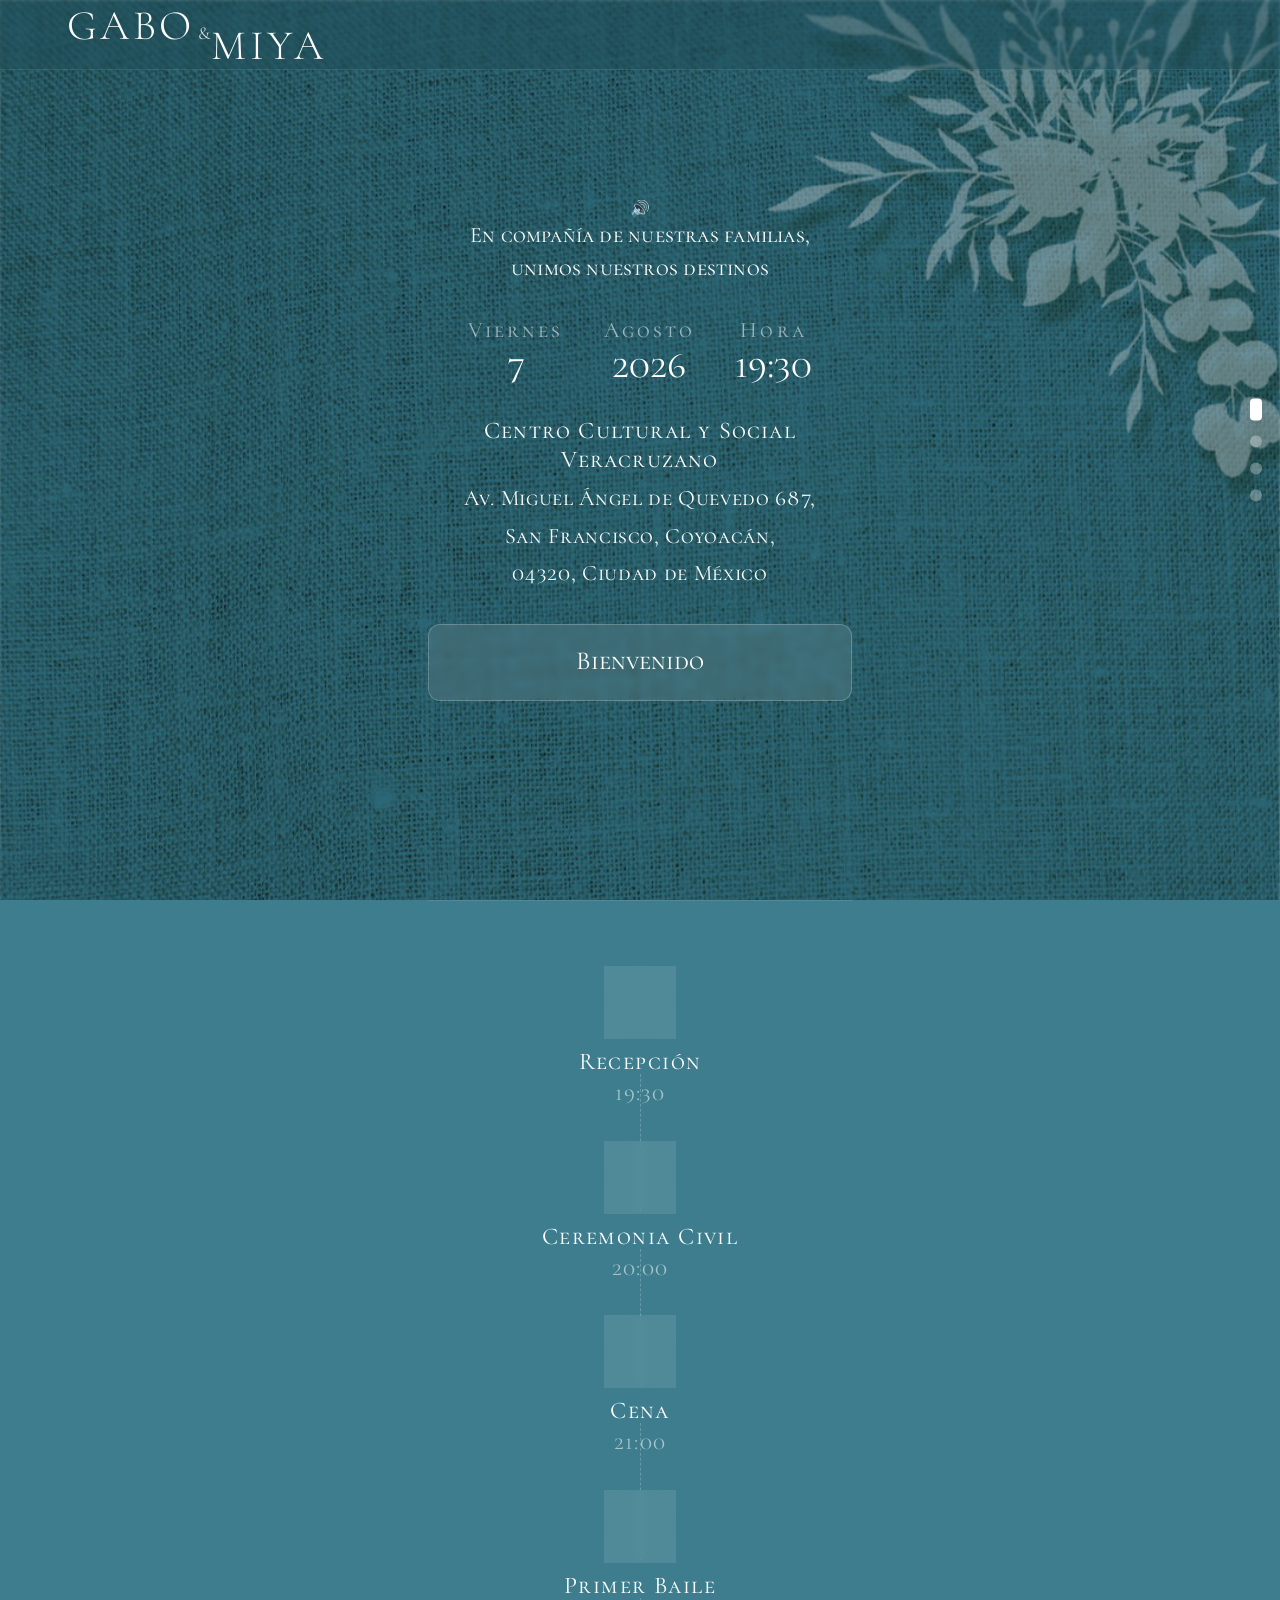
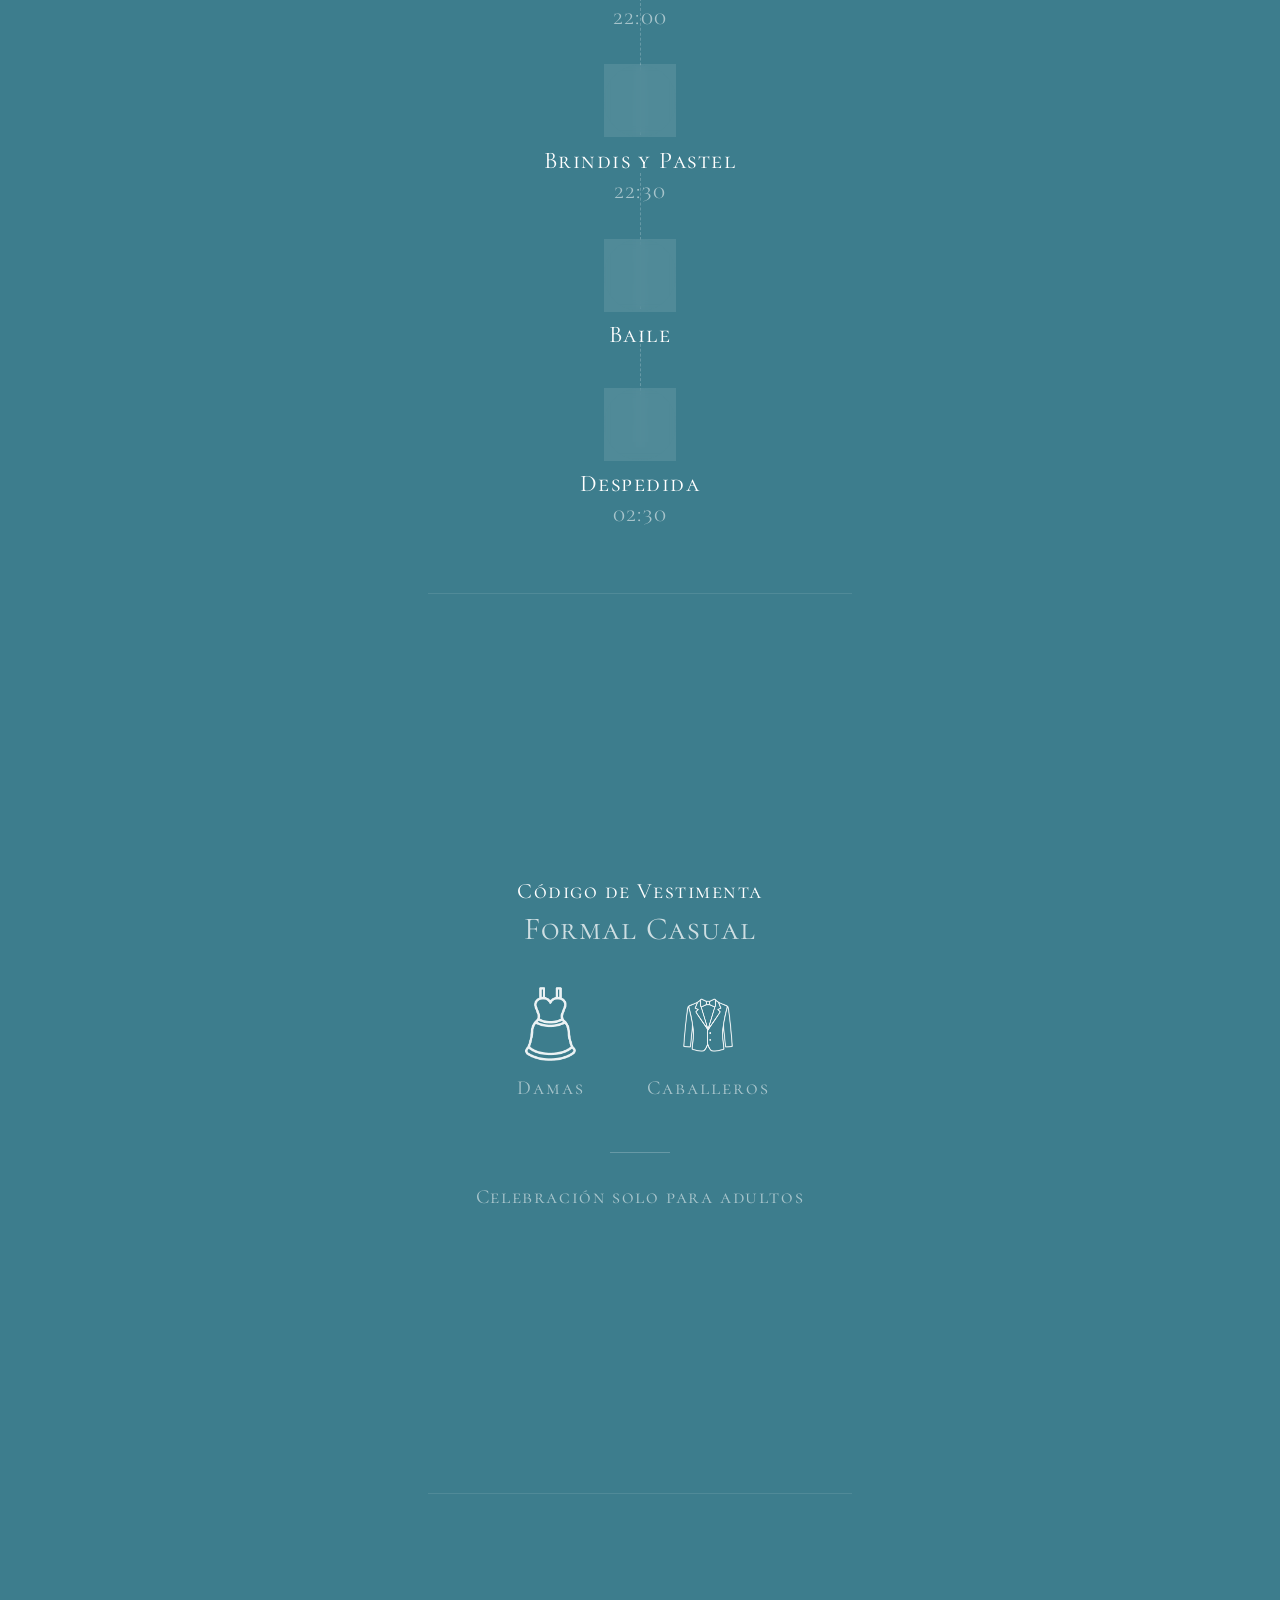
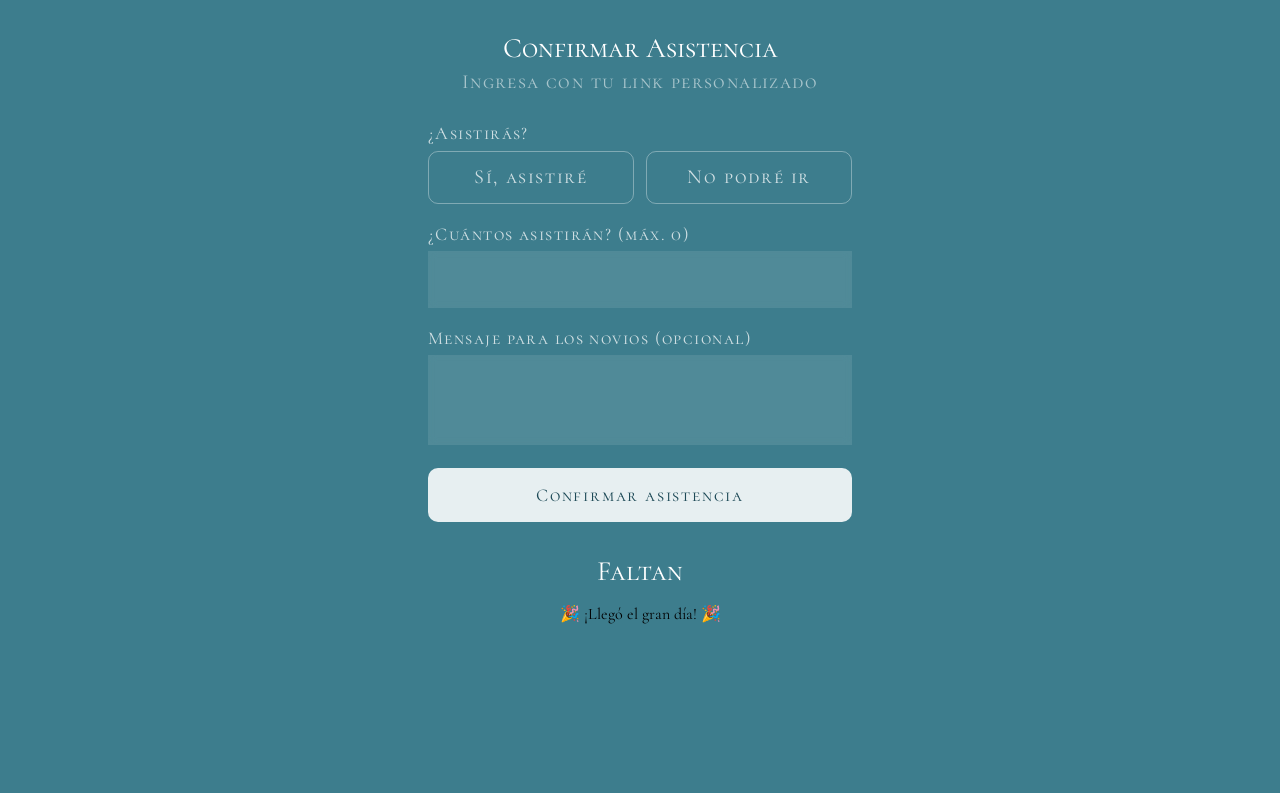
<file: invitacion1/index (4).html>
<!DOCTYPE html>
<html lang="es">
<head>
<meta charset="UTF-8">
<meta http-equiv="Content-Security-Policy" content="upgrade-insecure-requests">
<meta name="viewport" content="width=device-width, initial-scale=1.0">
<title>Gabo &amp; Miya · Boda 2026</title>
<link rel="preconnect" href="https://fonts.googleapis.com">
<link href="https://fonts.googleapis.com/css2?family=Cormorant+Garamond:ital,wght@0,300;0,400;0,500;1,300;1,400&family=Cormorant+SC:wght@300;400;500&display=swap" rel="stylesheet">
<style>
*, *::before, *::after { box-sizing: border-box; margin: 0; padding: 0; }
:root {
  --white: #ffffff;
  --white-75: rgba(255,255,255,0.75);
  --white-55: rgba(255,255,255,0.55);
  --white-10: rgba(255,255,255,0.10);
  --teal-darker: #1e4a57;
  --header-h: 70px;
}
html { scroll-behavior: smooth; }
body {
  font-family: 'Cormorant Garamond', serif;
  background: #3d7d8d;
  min-height: 100vh;
  overflow-x: hidden;
}

/* ── FONDO FIJO ── */
.bg-fixed {
  position: fixed; inset: 0; z-index: 0;
  background-image: url('img/Fondo.jpg');
  background-size: 100% auto;        /* ancho completo, alto proporcional */
  background-position: center top;
  background-repeat: repeat-y;       /* repite verticalmente si la página es más larga */
}
.bg-fixed::after {
  content: ''; position: absolute; inset: 0;
  background: rgba(20, 55, 65, 0.25);
}

/* ── HEADER FIJO ── */
.fixed-header {
  position: fixed; top: 0; left: 0; right: 0;
  height: var(--header-h);
  display: flex; /* ── align-items: center; justify-content: center;── */
  justify-content: flex-start; /* Alinear al inicio horizontal */
  align-items: flex-start;     /* Alinear al inicio vertical */
  z-index: 50;
  background: rgba(30, 74, 87, 0.35);
  backdrop-filter: blur(1px);
  border-bottom: 1px solid rgba(255,255,255,0.1);
}
.header-names{
  display:flex;
  flex-direction:column;
  align-items:center;
  justify-content:center;

  font-family:'Cormorant SC', serif;
  color:var(--white);
  line-height:1;

  margin-top:8px;
}

.top-name{
  font-size: clamp(30px, 6vw, 42px);
  font-weight:300;
  letter-spacing:0.08em;
  color:var(--white);
  align-items:left;

}
  
.bottom-name{
  font-size: clamp(30px, 6vw, 42px);
  font-weight:300;
  letter-spacing:0.08em;
  color:var(--white);
   align-items:center;
}

.amp{
  font-size:18px;
  opacity:0.8;
  margin:2px 0;
  color:var(--white);
}
/* ── PROGRESS DOTS ── */
.progress-dots {
  position: fixed; right: 1.1rem; top: 50%; transform: translateY(-50%);
  display: flex; flex-direction: column; gap: 15px; z-index: 50;
}
.pdot {
  width: 12px; height: 12px; border-radius: 50%;
  background: rgba(255,255,255,0.3);
  cursor: pointer; transition: all 0.3s; border: none; padding: 0;
}
.pdot.active { background: var(--white); height: 22px; border-radius: 4px; }

/* ── CONTENIDO ── */
.content {
  position: relative; z-index: 1;
  max-width: 480px; margin: 0 auto;
  padding: 0 1.75rem;
  padding-top: var(--);
}

/* ── SECCIONES ── */
section {
  min-height: 100vh;
  display: flex; flex-direction: column;
  align-items: center; justify-content: center;
  padding: 3rem 0;
  position: relative;
  text-align: center;
}
section + section { border-top: 1px solid rgba(255,255,255,0.1); }

/* ── PORTADA ── */
.tagline {
  font-family: 'Cormorant SC', serif;
  font-size: clamp(22px, 3.8vw, 22px);
  color: var(--white);
  letter-spacing: 0.01em; line-height: 1.5;
  margin-bottom: 2.0rem;
}
.date-row { display: flex; gap: 2.5rem; justify-content: center; margin-bottom: 2rem; }
.date-col { text-align: center; }
.date-col .lbl {
  font-family: 'Cormorant SC', serif; font-size: 22px;
  color: var(--white-55); letter-spacing: 0.14em; display: block; margin-bottom: 3px;
}
.date-col .val {
  font-family: 'Cormorant SC', serif;
  font-size: clamp(26px, 7vw, 38px);
  color: var(--white); font-weight: 400; display: block; line-height: 1;
}
.venue {
  font-family: 'Cormorant SC', serif; color: var(--white);
  font-size: clamp(24px, 4.2vw, 20px); letter-spacing: 0.05em; margin-bottom: 0.4rem;
}
.address {
  font-family: 'Cormorant SC', serif; color: var(--white);
  font-size: clamp(22px, 3.2vw, 16px); letter-spacing: 0.03em;
  line-height: 1.7; margin-bottom: 2rem;
}
.guest-box {
  background: var(--white-10);
  border: 1px solid rgba(255,255,255,0.22);
  border-radius: 12px; padding: 1.25rem 1.75rem;
  width: 100%; text-align: center; backdrop-filter: blur(3px);
}
.guest-box .gname {
  font-family: 'Cormorant SC', serif; color: var(--white);
  font-size: 26px; font-weight: 400; margin-bottom: 0.25rem;
}
.guest-box .gseats {
  font-family: 'Cormorant SC', serif; color: var(--white-55);
  font-size: 26px; letter-spacing: 0.07em;
}

/* ── ITINERARIO ── */
.itinerary { width: 100%; max-width: 320px; }
.it-item {
  display: flex; flex-direction: column; align-items: center;
  padding: 1.1rem 0; position: relative;
}
.it-item:not(:last-child)::after {
  content: ''; position: absolute;
  left: 50%; top: calc(50% + 38px);
  width: 1px; height: calc(100% - 38px);
  border-left: 1px dashed rgba(255,255,255,0.22);
}
.it-icon-wrap {
  width: 72px; height: 72px;
  display: flex; align-items: center; justify-content: center;
  background: var(--white-10);
  border: 1px solid rgba(255,255,255,0.2);
  border-radius: 50%; backdrop-filter: blur(4px);
  margin-bottom: 0.6rem;
}
.it-icon-wrap img {
  width: 40px; height: 40px; object-fit: contain;
  filter: brightness(0) invert(1); opacity: 0.9;
}
.it-name {
  font-family: 'Cormorant SC', serif; color: var(--white);
  font-size: 24px; letter-spacing: 0.06em; display: block; line-height: 1.2;

  display:flex;
  flex-direction:column;
  justify-content:center;
}
.it-time {
  font-family: 'Cormorant SC', serif; color: var(--white-55);
  font-size: 22px; letter-spacing: 0.05em; display: block; margin-top: 3px;

  display:flex;
  flex-direction:column;
  justify-content:center;
}

/* ── VESTIMENTA ── */
.dress-title {
  font-family: 'Cormorant SC', serif; color: var(--white);
  font-size: 22px; letter-spacing: 0.07em; margin-bottom: 0.3rem;
}
.dress-subtitle {
  font-family: 'Cormorant SC', serif; color: var(--white-75);
  font-size: 32px; letter-spacing: 0.04em; margin-bottom: 0.5rem;
}
.dress-icons { display: flex; gap: 3.5rem; justify-content: center; margin: 1.8rem 0; }
.dress-icon-wrap { display: flex; flex-direction: column; align-items: center; gap: 0.7rem; }
.dress-icon-wrap img {
  width: 80px; height: 80px; object-fit: contain;
  filter: brightness(0) invert(1); opacity: 0.9;
}
.dress-lbl {
  font-family: 'Cormorant SC', serif; color: var(--white-55);
  font-size: 20px; letter-spacing: 0.1em;
}
.dress-note {
  font-family: 'Cormorant SC', serif; color: var(--white-55);
  font-size: 20px; letter-spacing: 0.08em; margin-top: 0.5rem;
}
.divider { width: 60px; height: 1px; background: rgba(255,255,255,0.22); margin: 1.5rem auto; }

/* ── RSVP ── */
.rsvp-title {
  font-family: 'Cormorant SC', serif; color: var(--white);
  font-size: 28px; margin-bottom: 0.3rem;
}
.rsvp-sub {
  font-family: 'Cormorant SC', serif; color: var(--white-55);
  font-size: 20px; letter-spacing: 0.07em; margin-bottom: 1.8rem;
}
.rsvp-lbl {
  font-family: 'Cormorant SC', serif; color: var(--white-75);
  font-size: 18px; letter-spacing: 0.08em; display: block;
  margin-bottom: 0.4rem; text-align: left;
}
.rsvp-input {
  width: 100%; background: var(--white-10);
  border: 1px solid rgba(255,255,255,0.28); border-radius: 10px;
  padding: 0.75rem 1rem; color: var(--white);
  font-family: 'Cormorant Garamond', serif; font-size: 17px;
  margin-bottom: 1.2rem; outline: none; backdrop-filter: blur(4px);
  transition: border-color 0.2s, background 0.2s;
}
.rsvp-input::placeholder { color: rgba(255,255,255,0.3); }
.rsvp-input:focus { border-color: rgba(255,255,255,0.55); background: rgba(255,255,255,0.16); }
.attend-btns { display: flex; gap: 0.8rem; margin-bottom: 1.2rem; }
.attend-btn {
  flex: 1; padding: 0.85rem;
  font-family: 'Cormorant SC', serif; font-size: 20px; letter-spacing: 0.08em;
  border-radius: 10px; cursor: pointer;
  border: 1px solid rgba(255,255,255,0.35);
  background: transparent; color: var(--white-75); transition: all 0.2s;
}
.attend-btn.sel-yes { background: rgba(255,255,255,0.88); color: var(--teal-darker); border-color: transparent; }
.attend-btn.sel-no  { background: rgba(220,80,80,0.45);  color: var(--white); border-color: transparent; }
.counter-wrap {
  display: flex; align-items: center; justify-content: space-between;
  background: var(--white-10); border: 1px solid rgba(255,255,255,0.28);
  border-radius: 10px; padding: 0.5rem 1rem; margin-bottom: 1.2rem;
  backdrop-filter: blur(4px);
}
.counter-val {
  font-family: 'Cormorant SC', serif; color: var(--white); font-size: 28px; font-weight: 400;
}
.counter-btn {
  background: rgba(255,255,255,0.18); border: none; color: var(--white);
  width: 38px; height: 38px; border-radius: 50%; font-size: 24px;
  cursor: pointer; display: flex; align-items: center; justify-content: center;
  transition: background 0.2s;
}
.counter-btn:hover { background: rgba(255,255,255,0.32); }
.rsvp-submit {
  width: 100%; padding: 1rem;
  font-family: 'Cormorant SC', serif; font-size: 18px; letter-spacing: 0.1em;
  background: rgba(255,255,255,0.88); color: var(--teal-darker);
  border: none; border-radius: 10px; cursor: pointer; transition: background 0.2s;
}
.rsvp-submit:hover { background: var(--white); }
.rsvp-submit:disabled { opacity: 0.6; cursor: default; }

/* ── GRACIAS ── */
.thanks-icon { font-size: 60px; margin-bottom: 1rem; }
.thanks-title {
  font-family: 'Cormorant SC', serif; color: var(--white); font-size: 34px; margin-bottom: 0.6rem;
}
.thanks-text {
  font-family: 'Cormorant SC', serif; color: var(--white-75); font-size: 24px; line-height: 1.7;
}

/* ── TOAST ── */
.toast {
  position: fixed; bottom: 1.5rem; left: 50%; transform: translateX(-50%);
  background: rgba(20,55,65,0.95); color: var(--white);
  border-radius: 10px; padding: 0.75rem 1.5rem;
  font-family: 'Cormorant SC', serif; font-size: 15px;
  z-index: 200; display: none; white-space: nowrap;
  backdrop-filter: blur(8px); border: 1px solid rgba(255,255,255,0.15);
}

/* ── ADMIN PANEL ── */
#view-admin { display:none; min-height:100vh; background:rgba(20,55,65,0.97); padding-top:var(--header-h); }
.admin-body { padding:1.2rem; max-width:900px; margin:0 auto; }
.admin-tabs { display:flex; gap:0.5rem; margin-bottom:1.2rem; }
.admin-tab { padding:0.5rem 1rem; border-radius:8px; font-size:13px; font-weight:500; cursor:pointer; background:transparent; border:1px solid rgba(255,255,255,0.2); color:rgba(255,255,255,0.6); transition:all 0.2s; font-family:inherit; }
.admin-tab.active { background:rgba(255,255,255,0.15); color:var(--white); border-color:rgba(255,255,255,0.4); }
.tab-content { display:none; } .tab-content.active { display:block; }
.metrics { display:grid; grid-template-columns:repeat(auto-fit,minmax(120px,1fr)); gap:10px; margin-bottom:1.2rem; }
.metric { background:rgba(255,255,255,0.08); border:1px solid rgba(255,255,255,0.15); border-radius:12px; padding:0.9rem; text-align:center; }
.metric-val { font-size:26px; font-weight:500; color:var(--white); display:block; font-family:"Cormorant SC",serif; }
.metric-lbl { font-size:11px; color:rgba(255,255,255,0.5); display:block; margin-top:2px; }
.m-conf .metric-val{color:#4dd4a0;} .m-pend .metric-val{color:#f5c066;} .m-dec .metric-val{color:#f07070;}
.cap-wrap { background:rgba(255,255,255,0.06); border:1px solid rgba(255,255,255,0.12); border-radius:12px; padding:1rem 1.2rem; margin-bottom:1.2rem; }
.cap-hdr { display:flex; justify-content:space-between; font-size:12px; color:rgba(255,255,255,0.5); margin-bottom:0.5rem; font-family:"Cormorant SC",serif; }
.cap-bar { height:8px; background:rgba(255,255,255,0.1); border-radius:99px; overflow:hidden; }
.cap-fill { height:100%; background:rgba(100,200,180,0.7); border-radius:99px; transition:width 0.5s; }
.g-hdr { display:flex; justify-content:space-between; align-items:center; margin-bottom:0.9rem; flex-wrap:wrap; gap:0.6rem; }
.g-title { font-size:14px; font-weight:500; color:var(--white); font-family:"Cormorant SC",serif; }
.g-actions { display:flex; gap:0.4rem; }
.g-btn { font-size:12px; padding:0.4rem 0.8rem; border-radius:8px; cursor:pointer; border:1px solid rgba(255,255,255,0.2); background:rgba(255,255,255,0.08); color:rgba(255,255,255,0.8); transition:all 0.2s; display:flex; align-items:center; gap:4px; font-family:inherit; }
.g-btn:hover { background:rgba(255,255,255,0.15); }
.g-btn.primary { background:rgba(100,200,180,0.25); border-color:rgba(100,200,180,0.5); color:var(--white); }
.g-search input { width:100%; padding:0.5rem 0.9rem; font-size:13px; border:1px solid rgba(255,255,255,0.2); border-radius:8px; background:rgba(255,255,255,0.08); color:var(--white); outline:none; font-family:inherit; margin-bottom:0.9rem; }
.g-search input::placeholder { color:rgba(255,255,255,0.3); }
.tbl-wrap { background:rgba(255,255,255,0.05); border:1px solid rgba(255,255,255,0.1); border-radius:12px; overflow:auto; }
table { width:100%; border-collapse:collapse; font-size:13px; }
th { padding:0.6rem 0.9rem; text-align:left; font-size:11px; color:rgba(255,255,255,0.45); border-bottom:1px solid rgba(255,255,255,0.1); font-family:"Cormorant SC",serif; letter-spacing:0.06em; }
td { padding:0.65rem 0.9rem; border-bottom:1px solid rgba(255,255,255,0.07); color:rgba(255,255,255,0.85); font-family:"Cormorant SC",serif; }
tbody tr:last-child td { border-bottom:none; }
.sbadge { font-size:10px; padding:2px 9px; border-radius:20px; font-weight:500; }
.s-confirmed{background:rgba(100,200,180,0.2);color:#4dd4a0;} .s-pending{background:rgba(245,192,102,0.2);color:#f5c066;} .s-declined{background:rgba(240,112,112,0.2);color:#f07070;}
.row-acts { display:flex; gap:5px; }
.rbtn { font-size:11px; padding:3px 8px; border-radius:6px; cursor:pointer; border:1px solid rgba(255,255,255,0.15); background:transparent; color:rgba(255,255,255,0.6); transition:all 0.2s; }
.rbtn:hover { background:rgba(255,255,255,0.1); color:var(--white); }
.rbtn.wa { color:#4dd4a0; border-color:rgba(100,200,180,0.3); }
.rbtn.del { color:#f07070; border-color:rgba(240,112,112,0.3); }
.modal-overlay { position:fixed; inset:0; background:rgba(0,0,0,0.6); display:none; align-items:center; justify-content:center; z-index:200; padding:1rem; }
.modal-overlay.open { display:flex; }
.modal-card { background:#1a3a45; border:1px solid rgba(255,255,255,0.15); border-radius:16px; padding:1.75rem; width:100%; max-width:400px; }
.modal-title { font-size:16px; font-weight:500; color:var(--white); margin-bottom:1.2rem; font-family:"Cormorant SC",serif; }
.modal-lbl { font-size:12px; color:rgba(255,255,255,0.5); display:block; margin-bottom:0.35rem; font-family:"Cormorant SC",serif; letter-spacing:0.06em; }
.modal-input { width:100%; font-size:14px; padding:0.6rem 0.9rem; border:1px solid rgba(255,255,255,0.2); border-radius:8px; background:rgba(255,255,255,0.08); color:var(--white); margin-bottom:1rem; outline:none; font-family:inherit; }
.modal-input:focus { border-color:rgba(100,200,180,0.6); }
.modal-footer { display:flex; gap:0.6rem; justify-content:flex-end; margin-top:0.5rem; }
.set-card { background:rgba(255,255,255,0.06); border:1px solid rgba(255,255,255,0.12); border-radius:12px; padding:1.1rem 1.3rem; margin-bottom:0.9rem; }
.set-title { font-size:13px; font-weight:500; color:var(--white); margin-bottom:0.8rem; font-family:"Cormorant SC",serif; }
.set-lbl { font-size:12px; color:rgba(255,255,255,0.5); }
#admin-login { min-height:100vh; display:flex; align-items:center; justify-content:center; }
.admin-login-card { background:rgba(20,55,65,0.95); border:1px solid rgba(255,255,255,0.15); border-radius:20px; padding:2.5rem 2rem; width:320px; text-align:center; backdrop-filter:blur(12px); }
.admin-login-title { font-family:"Cormorant SC",serif; color:var(--white); font-size:22px; margin-bottom:0.25rem; }
.admin-login-sub { font-family:"Cormorant SC",serif; color:rgba(255,255,255,0.5); font-size:14px; margin-bottom:1.8rem; }
.admin-login-inp { width:100%; padding:0.7rem 1rem; font-size:15px; border:1px solid rgba(255,255,255,0.2); border-radius:10px; background:rgba(255,255,255,0.08); color:var(--white); outline:none; font-family:inherit; margin-bottom:0.6rem; }
.admin-login-inp:focus { border-color:rgba(100,200,180,0.6); }
.admin-login-btn { width:100%; padding:0.75rem; background:rgba(100,200,180,0.25); color:var(--white); border:1px solid rgba(100,200,180,0.4); border-radius:10px; font-size:15px; cursor:pointer; font-family:inherit; transition:background 0.2s; margin-top:0.3rem; }
.admin-login-btn:hover { background:rgba(100,200,180,0.4); }
.admin-err { font-size:13px; color:#f07070; margin-top:-0.4rem; margin-bottom:0.6rem; display:none; }
.admin-back { font-size:12px; color:rgba(255,255,255,0.4); margin-top:1rem; cursor:pointer; }
.admin-back:hover { color:rgba(255,255,255,0.7); }

/* ── FADE IN ── */
.fade-in {
  opacity: 0; transform: translateY(20px);
  transition: opacity 0.75s ease, transform 0.75s ease;
}
.fade-in.visible { opacity: 1; transform: translateY(0); }


/* ── COUNTDOWN ── */

.countdown-box{
  margin: 2rem 0;
  text-align:center;
}

.countdown-title{
  font-family:'Cormorant SC', serif;
  color:var(--white);
  font-size:28px;
  margin-bottom:1rem;
}

.countdown{
  display:flex;
  justify-content:center;
  gap:14px;
  flex-wrap:wrap;
}

.cd-item{
  min-width:72px;
  padding:12px 10px;
  border-radius:12px;
  background:rgba(255,255,255,0.10);
  border:1px solid rgba(255,255,255,0.18);
  backdrop-filter:blur(4px);
}

.cd-item span{
  display:block;
  font-family:'Cormorant SC', serif;
  color:var(--white);
  font-size:32px;
  line-height:1;
}

.cd-item small{
  font-family:'Cormorant SC', serif;
  color:var(--white-55);
  font-size:14px;
  letter-spacing:0.08em;
}
  
</style>
</head>
<body>

<div class="bg-fixed"></div>

<!-- HEADER FIJO -->
<header class="fixed-header">
<p class="header-names">
  <div class="line1">
    <span class="top-name">&nbsp;&nbsp;&nbsp;&nbsp;&nbsp;GABO</span>
    <span class="amp">&amp;</span>
    <br> <br> <br>
  </div>
  <div class="line2">
    <br>
    <span class="bottom-name">MIYA</span>
  </div>
</p>
</header>

  
<!-- PROGRESS DOTS -->
<div class="progress-dots">
  <button class="pdot active" onclick="scrollToSection(0)" title="Portada"></button>
  <button class="pdot" onclick="scrollToSection(1)" title="Itinerario"></button>
  <button class="pdot" onclick="scrollToSection(2)" title="Vestimenta"></button>
  <button class="pdot" onclick="scrollToSection(3)" title="Confirmación"></button>
</div>

<div class="content">
  <!-- ═══ 1: PORTADA ═══ -->
  <section id="s0">
      <!-- Botón música -->
<div id="music-toggle">🔊</div>

  <!-- Música oculta -->
<iframe id="music" width="0" height="0" frameborder="0" allow="autoplay"></iframe>

    <p class="tagline fade-in">En compañía de nuestras familias,<br>unimos nuestros destinos</p>
    <div class="date-row fade-in">
      <div class="date-col"><span class="lbl">Viernes</span><span class="val">7</span></div>
      <div class="date-col"><span class="lbl">Agosto</span><span class="val">2026</span></div>
      <div class="date-col"><span class="lbl">Hora</span><span class="val">19:30</span></div>
    </div>
    <p class="venue fade-in">Centro Cultural y Social Veracruzano</p>
    <p class="address fade-in">Av. Miguel Ángel de Quevedo 687,<br>San Francisco, Coyoacán,<br>04320, Ciudad de México</p>
    <div class="guest-box fade-in">
      <p class="gname" id="inv-gname">Cargando...</p>
      <p class="gseats" id="inv-gseats"></p>
    </div>
  </section>

  <!-- ═══ 2: ITINERARIO ═══ -->
  <section id="s1">
    <div class="itinerary fade-in">

          
      <div class="it-item">
        <div class="it-icon-wrap"><img src="img/Recepcion.png" alt="Recepción"></div>
        <span class="it-name">Recepción</span><span class="it-time">19:30</span>
      </div>    
      <div class="it-item">
        <div class="it-icon-wrap"><img src="img/Ceremonia.png" alt="Ceremonia"></div>
        <span class="it-name">Ceremonia Civil</span><span class="it-time">20:00</span>
      </div>
      <div class="it-item">
        <div class="it-icon-wrap"><img src="img/cena.png" alt="Cena"></div>
        <span class="it-name">Cena</span><span class="it-time">21:00</span>
      </div>
      <div class="it-item">
        <div class="it-icon-wrap"><img src="img/PrimerBaile.png" alt="Primer Baile"></div>
        <span class="it-name">Primer Baile</span><span class="it-time">22:00</span>
      </div>
      <div class="it-item">
        <div class="it-icon-wrap"><img src="img/Brindis.png" alt="Brindis"></div>
        <span class="it-name">Brindis y Pastel</span><span class="it-time">22:30</span>
      </div>
      <div class="it-item">
        <div class="it-icon-wrap"><img src="img/Baile.png" alt="Baile"></div>
        <span class="it-name">Baile</span><span class="it-time"></span>
      </div>
      <div class="it-item">
        <div class="it-icon-wrap"><img src="img/Despedida.png" alt="Despedida"></div>
        <span class="it-name">Despedida</span><span class="it-time">02:30</span>
      </div>
    </div>
  </section>

  <!-- ═══ 3: VESTIMENTA ═══ -->
  <section id="s2">
    <p class="dress-title fade-in">Código de Vestimenta</p>
    <p class="dress-subtitle fade-in">Formal Casual</p>
    <div class="dress-icons fade-in">
      <div class="dress-icon-wrap">
        <img src="img/CodigoMujer.png" alt="Damas">
        <span class="dress-lbl">Damas</span>
      </div>
      <div class="dress-icon-wrap">
        <img src="img/CodigoHombre.png" alt="Caballeros">
        <span class="dress-lbl">Caballeros</span>
      </div>
    </div>
    <div class="divider fade-in"></div>
    <p class="dress-note fade-in">Celebración solo para adultos</p>
  </section>

  <!-- ═══ 4: RSVP ═══ -->
  <section id="s3">
    <div id="rsvp-form-wrap" style="width:100%">
      <p class="rsvp-title fade-in">Confirmar Asistencia</p>
      <p class="rsvp-sub fade-in" id="rsvp-sub-lbl"></p>
      <div class="fade-in" style="width:100%;text-align:left">
        <label class="rsvp-lbl">¿Asistirás?</label>
        <div class="attend-btns">
          <button class="attend-btn" id="btn-yes" onclick="selectAttend('yes')">Sí, asistiré</button>
          <button class="attend-btn" id="btn-no"  onclick="selectAttend('no')">No podré ir</button>
        </div>
        <div id="count-section">
          <label class="rsvp-lbl">¿Cuántos asistirán? (máx. <span id="max-lbl">0</span>)</label>
          <div class="counter-wrap">
            <button class="counter-btn" onclick="chgCount(-1)">−</button>
            <span class="counter-val" id="cnt-val">1</span>
            <button class="counter-btn" onclick="chgCount(1)">+</button>
          </div>
        </div>
        <label class="rsvp-lbl">Mensaje para los novios (opcional)</label>
        <textarea class="rsvp-input" rows="3" id="rsvp-msg" placeholder="Un mensaje de felicitación..."></textarea>
        <button class="rsvp-submit" id="rsvp-btn" onclick="submitRSVP()">Confirmar asistencia</button>
      </div>
    </div>
    <div id="thanks-wrap" style="display:none;width:100%;text-align:center">
      <div class="thanks-icon">💍</div>
      <p class="thanks-title">¡Gracias!</p>
      <p class="thanks-text" id="thanks-txt"></p>        
    </div>
<div class="countdown-box fade-in">
  <p class="countdown-title">Faltan</p>

  <div id="countdown" class="countdown">
    <div class="cd-item">
      <span id="cd-days">0</span>
      <small>Días</small>
    </div>

    <div class="cd-item">
      <span id="cd-hours">0</span>
      <small>Horas</small>
    </div>

    <div class="cd-item">
      <span id="cd-minutes">0</span>
      <small>Min</small>
    </div>

    <div class="cd-item">
      <span id="cd-seconds">0</span>
      <small>Seg</small>
    </div>
  </div>
</div>
    
    
  </section>

</div>

<div class="toast" id="toast"></div>

<!-- ═══ ADMIN LOGIN ═══ -->
<div id="admin-login" style="display:none;position:fixed;inset:0;z-index:100;background:rgba(15,40,50,0.97);align-items:center;justify-content:center;">
  <div class="admin-login-card">
    <div style="font-size:28px;margin-bottom:0.5rem">🔐</div>
    <p class="admin-login-title">Panel Admin</p>
    <p class="admin-login-sub">Gabo &amp; Miya · Boda 2026</p>
    <input type="password" class="admin-login-inp" id="admin-pass" placeholder="Contraseña" onkeydown="if(event.key==='Enter')doAdminLogin()">
    <p class="admin-err" id="admin-err">Contraseña incorrecta</p>
    <button class="admin-login-btn" onclick="doAdminLogin()">Entrar</button>
    <p class="admin-back" onclick="hideAdmin()">← Volver a la invitación</p>
  </div>
</div>

<!-- ═══ ADMIN PANEL ═══ -->
<div id="view-admin" style="display:none;position:fixed;inset:0;z-index:100;background:rgba(15,40,50,0.97);overflow-y:auto;">
  <div style="padding:1rem 1.2rem;background:rgba(20,55,65,0.9);border-bottom:1px solid rgba(255,255,255,0.1);display:flex;align-items:center;justify-content:space-between;position:sticky;top:0;z-index:10;">
    <span style="font-family:'Cormorant SC',serif;color:var(--white);font-size:18px">Gabo &amp; Miya · Admin</span>
    <button onclick="hideAdmin()" style="background:none;border:none;color:rgba(255,255,255,0.5);cursor:pointer;font-size:13px;font-family:inherit">✕ Salir</button>
  </div>
  <div class="admin-body">
    <div class="admin-tabs">
      <button class="admin-tab active" onclick="switchAdminTab('overview')">Resumen</button>
      <button class="admin-tab" onclick="switchAdminTab('guests')">Invitados</button>
      <button class="admin-tab" onclick="switchAdminTab('settings')">Config</button>
    </div>
    <div class="tab-content active" id="atab-overview">
      <div class="metrics" id="a-metrics"></div>
      <div class="cap-wrap">
        <div class="cap-hdr"><span>Ocupación</span><span id="a-cap-lbl">0/150</span></div>
        <div class="cap-bar"><div class="cap-fill" id="a-cap-fill" style="width:0%"></div></div>
      </div>
      <div class="tbl-wrap">
        <table><thead><tr><th>Familia</th><th>Asignados</th><th>Confirmados</th><th>Estado</th></tr></thead>
        <tbody id="a-overview-tbody"></tbody></table>
      </div>
    </div>
    <div class="tab-content" id="atab-guests">
      <div class="g-hdr">
        <span class="g-title">Invitados</span>
        <div class="g-actions">
          <button class="g-btn" onclick="exportCSV()">⬇ CSV</button>
          <button class="g-btn" onclick="openImportModal()">⬆ Importar</button>
          <button class="g-btn" onclick="openImportModal()">⬆ Importar</button>
          <button class="g-btn primary" onclick="openAddModal()">+ Agregar</button>
        </div>
      </div>
      <div class="g-search"><input placeholder="Buscar..." oninput="filterAdminGuests(this.value)" id="a-search"></div>
      <div class="tbl-wrap">
        <table><thead><tr><th>Familia</th><th>Tel</th><th>Asig</th><th>Conf</th><th>Estado</th><th>Acciones</th></tr></thead>
        <tbody id="a-guests-tbody"></tbody></table>
      </div>
    </div>
    <div class="tab-content" id="atab-settings">
      <div class="set-card">
        <p class="set-title">Cupo máximo</p>
        <div style="display:flex;align-items:center;gap:8px">
          <input type="number" id="a-cap-inp" value="150" min="1" style="width:80px;text-align:center;padding:0.4rem;border:1px solid rgba(255,255,255,0.2);border-radius:6px;background:rgba(255,255,255,0.08);color:var(--white);font-family:inherit">
          <button class="g-btn primary" onclick="saveAdminCap()">Guardar</button>
        </div>
      </div>
      <div class="set-card">
        <p class="set-title">Plantilla WhatsApp</p>
        <p class="set-lbl" style="margin-bottom:0.5rem">Usa {ID} para el link del invitado</p>
        <textarea id="a-wa-tpl" style="width:100%;font-size:12px;min-height:80px;padding:0.5rem;border:1px solid rgba(255,255,255,0.2);border-radius:8px;background:rgba(255,255,255,0.08);color:var(--white);font-family:inherit;resize:vertical"></textarea>
        <button class="g-btn primary" style="margin-top:0.5rem" onclick="saveWATpl()">✓ Guardar</button>
      </div>
    </div>
  </div>
</div>

<!-- IMPORT CSV MODAL -->
<div class="modal-overlay" id="import-modal">
  <div class="modal-card">
    <p class="modal-title">⬆ Importar invitados CSV</p>
    <p style="font-size:12px;color:rgba(255,255,255,0.5);margin-bottom:1rem">El CSV debe tener columnas: nombre, telefono, lugares<br>Primera fila = encabezados, se ignora.</p>
    <label class="modal-lbl">Selecciona tu archivo CSV</label>
    <input type="file" id="csv-file" accept=".csv" style="width:100%;padding:0.5rem;border:1px solid rgba(255,255,255,0.2);border-radius:8px;background:rgba(255,255,255,0.08);color:var(--white);font-family:inherit;margin-bottom:0.5rem">
    <div id="csv-preview" style="font-size:12px;color:rgba(255,255,255,0.5);margin-bottom:1rem;min-height:20px"></div>
    <div class="modal-footer">
      <button class="g-btn" onclick="closeImportModal()">Cancelar</button>
      <button class="g-btn primary" onclick="importCSV()">Importar</button>
    </div>
  </div>
</div>


<!-- IMPORT CSV MODAL -->
<div class="modal-overlay" id="import-modal">
  <div class="modal-card">
    <p class="modal-title">⬆ Importar invitados CSV</p>
    <p style="font-size:12px;color:rgba(255,255,255,0.5);margin-bottom:1rem">Columnas requeridas: <strong>nombre, telefono, lugares</strong><br>La primera fila (encabezados) se ignora.</p>
    <label class="modal-lbl">Selecciona tu archivo CSV</label>
    <input type="file" id="csv-file" accept=".csv" style="width:100%;padding:0.5rem;border:1px solid rgba(255,255,255,0.2);border-radius:8px;background:rgba(255,255,255,0.08);color:var(--white);font-family:inherit;margin-bottom:0.5rem">
    <div id="csv-preview" style="font-size:12px;color:rgba(255,255,255,0.5);margin-bottom:1rem;min-height:20px"></div>
    <div class="modal-footer">
      <button class="g-btn" onclick="closeImportModal()">Cancelar</button>
      <button class="g-btn primary" onclick="importCSV()">Importar</button>
    </div>
  </div>
</div>

<!-- ADD GUEST MODAL -->
<div class="modal-overlay" id="add-modal">
  <div class="modal-card">
    <p class="modal-title">+ Agregar invitado</p>
    <label class="modal-lbl">Nombre de familia</label>
    <input class="modal-input" id="new-name" placeholder="Ej: Familia Martínez">
    <label class="modal-lbl">Teléfono WhatsApp</label>
    <input class="modal-input" id="new-phone" placeholder="521XXXXXXXXXX">
    <label class="modal-lbl">Lugares asignados</label>
    <input class="modal-input" type="number" id="new-seats" value="2" min="1" max="30">
    <div class="modal-footer">
      <button class="g-btn" onclick="closeAddModal()">Cancelar</button>
      <button class="g-btn primary" onclick="addGuest()">Agregar</button>
    </div>
  </div>
</div>

<script>
const SUPA_URL = 'https://jlakoulrsnptdsslerte.supabase.co';
const SUPA_KEY = 'sb_publishable_lW75yG4gMJUC6kLkCABx9A_NihDmEEa';
const ID_EVENT = 1;

let activeGuest = null, attendChoice = null, guestCount = 1, maxSeats = 2;
let currentSection = 0, autoScrollTimer = null, userScrolled = false;
const sections = ['s0','s1','s2','s3'];

function scrollToSection(idx) {
  if (idx < 0 || idx >= sections.length) return;
  currentSection = idx;
  document.getElementById(sections[idx]).scrollIntoView({ behavior: 'smooth' });
  updateDots();
}

function updateDots() {
  document.querySelectorAll('.pdot').forEach((d,i) => d.classList.toggle('active', i === currentSection));
}

function startAutoScroll() {
  autoScrollTimer = setInterval(() => {
    if (userScrolled) { clearInterval(autoScrollTimer); return; }
    if (currentSection < sections.length - 1) {
      currentSection++;
      scrollToSection(currentSection);
    } else {
      clearInterval(autoScrollTimer);
    }
  }, 4500);
}

let scrollTimeout;
window.addEventListener('scroll', () => {
  if (autoScrollTimer) { userScrolled = true; }
  clearTimeout(scrollTimeout);
  scrollTimeout = setTimeout(() => {
    sections.forEach((id,i) => {
      const rect = document.getElementById(id).getBoundingClientRect();
      if (rect.top >= -100 && rect.top < window.innerHeight / 2) {
        currentSection = i; updateDots();
      }
    });
  }, 80);
}, { passive: true });

async function api(path, opts = {}) {
  const res = await fetch(SUPA_URL + '/rest/v1/' + path, {
    headers: { 'apikey': SUPA_KEY, 'Authorization': 'Bearer ' + SUPA_KEY,
      'Content-Type': 'application/json', 'Prefer': 'return=representation', ...(opts.headers||{}) }, ...opts
  });
  if (!res.ok) { throw new Error(await res.text()); }
  const t = await res.text(); return t ? JSON.parse(t) : null;
}

function showToast(msg, dur=2800) {
  const t = document.getElementById('toast');
  t.textContent = msg; t.style.display = 'block';
  clearTimeout(t._t); t._t = setTimeout(() => t.style.display='none', dur);
}

function setGuestUI(g) {
  document.getElementById('inv-gname').textContent   = g.name;
  document.getElementById('inv-gseats').textContent  = 'Lugares asignados: ' + g.seats;
  document.getElementById('rsvp-sub-lbl').textContent = g.name + ' · ' + g.seats + ' lugar' + (g.seats!==1?'es':'') + ' asignado' + (g.seats!==1?'s':'');
  document.getElementById('max-lbl').textContent = g.seats;
  maxSeats = g.seats;
}

function selectAttend(c) {
  attendChoice = c;
  document.getElementById('btn-yes').className = 'attend-btn'+(c==='yes'?' sel-yes':'');
  document.getElementById('btn-no').className  = 'attend-btn'+(c==='no'?' sel-no':'');
  document.getElementById('count-section').style.display = c==='yes'?'block':'none';
}

function chgCount(d) {
  guestCount = Math.max(1, Math.min(maxSeats, guestCount+d));
  document.getElementById('cnt-val').textContent = guestCount;
}

async function submitRSVP() {
  if (!attendChoice) { showToast('Por favor indica si asistirás'); return; }
  if (!activeGuest)  { showToast('No se pudo identificar al invitado'); return; }
  const btn = document.getElementById('rsvp-btn');
  btn.disabled = true; btn.textContent = 'Guardando...';
  try {
    await api('guests?id=eq.'+activeGuest.id+'&id_event=eq.'+ID_EVENT, {
      method:'PATCH', body:JSON.stringify({
        status: attendChoice==='yes'?'confirmed':'declined',
        confirmed: attendChoice==='yes'?guestCount:0,
        msg: document.getElementById('rsvp-msg').value
      })
    });
    document.getElementById('thanks-txt').innerHTML = attendChoice==='yes'
      ? 'Tu confirmación ha sido registrada.<br>¡Te esperamos el <strong>7 de agosto</strong>! 🥂'
      : 'Lamentamos que no puedas asistir.<br>Gracias por avisarnos.';
    document.getElementById('rsvp-form-wrap').style.display = 'none';
    document.getElementById('thanks-wrap').style.display    = 'block';
  } catch(e) {
    btn.disabled=false; btn.textContent='Confirmar asistencia';
    showToast('Error: '+e.message);
  }
}

const fadeObs = new IntersectionObserver((entries) => {
  entries.forEach(e => { if(e.isIntersecting){ e.target.classList.add('visible'); fadeObs.unobserve(e.target); }});
}, { threshold: 0.1 });
document.querySelectorAll('.fade-in').forEach(el => fadeObs.observe(el));

/* ── CARRUSEL ── */
const TOTAL_PHOTOS = 84;
let photoPool = [];
function getNextPhoto() {
  if (!photoPool.length) {
    photoPool = Array.from({length:TOTAL_PHOTOS},(_,i)=>i+1);
    for(let i=photoPool.length-1;i>0;i--){const j=Math.floor(Math.random()*(i+1));[photoPool[i],photoPool[j]]=[photoPool[j],photoPool[i]];}
  }
  return photoPool.pop();
}
function changeStripPhoto(idx) {
  const slot=document.getElementById('strip'+idx); if(!slot)return;
  const oldImg=slot.querySelector('img');
  const newImg=document.createElement('img');
  newImg.src='img/'+getNextPhoto()+'.jpg'; newImg.alt=''; newImg.className='hidden';
  slot.appendChild(newImg);
  requestAnimationFrame(()=>{newImg.classList.remove('hidden');newImg.classList.add('visible');if(oldImg){oldImg.classList.remove('visible');oldImg.classList.add('hidden');setTimeout(()=>{if(oldImg.parentNode)oldImg.parentNode.removeChild(oldImg);},1100);}});
}
function startCarousel() {
  setInterval(()=>changeStripPhoto(0),3200);
  setInterval(()=>changeStripPhoto(1),4100);
  setInterval(()=>changeStripPhoto(2),5000);
  setInterval(()=>changeStripPhoto(3),3700);
  setInterval(()=>changeStripPhoto(4),4500);
}

/* ── ADMIN ── */
const ADMIN_PASS = '20M4risun26';
let adminGuests=[], adminMaxCap=150, adminWaTpl='', adminFilterStr='';

function showAdminLogin() {
  document.getElementById('admin-login').style.display='flex';
  document.getElementById('admin-err').style.display='none';
  document.getElementById('admin-pass').value='';
}
function hideAdmin() {
  document.getElementById('admin-login').style.display='none';
  document.getElementById('view-admin').style.display='none';
}
function doAdminLogin() {
  if(document.getElementById('admin-pass').value===ADMIN_PASS) {
    document.getElementById('admin-login').style.display='none';
    document.getElementById('view-admin').style.display='block';
    initAdminPanel();
  } else { document.getElementById('admin-err').style.display='block'; }
}
async function initAdminPanel() {
  try {
    const cfg=await api('event_config?id_event=eq.'+ID_EVENT);
    if(cfg&&cfg[0]){adminMaxCap=cfg[0].max_capacity||150;adminWaTpl=cfg[0].wa_template||'';}
    document.getElementById('a-cap-inp').value=adminMaxCap;
    document.getElementById('a-wa-tpl').value=adminWaTpl;
  } catch(e){}
  adminGuests=await api('guests?id_event=eq.'+ID_EVENT+'&order=created_at.asc')||[];
  renderAdminAll();
}
function switchAdminTab(t) {
  ['overview','guests','settings'].forEach((n,i)=>document.querySelectorAll('.admin-tab')[i].classList.toggle('active',n===t));
  document.querySelectorAll('.tab-content').forEach(el=>el.classList.remove('active'));
  document.getElementById('atab-'+t).classList.add('active');
}
function renderAdminAll(){renderAdminMetrics();renderAdminOverview();renderAdminGuests(adminFilterStr);}
function getAdminStats(){
  const confirmed=adminGuests.filter(g=>g.status==='confirmed').reduce((s,g)=>s+(g.confirmed||0),0);
  return{confirmed,pending:adminGuests.filter(g=>g.status==='pending').length,declined:adminGuests.filter(g=>g.status==='declined').length,seats:adminGuests.reduce((s,g)=>s+(g.seats||0),0),total:adminGuests.length};
}
function renderAdminMetrics(){
  const s=getAdminStats();
  document.getElementById('a-metrics').innerHTML=`<div class="metric"><span class="metric-val">${s.total}</span><span class="metric-lbl">Familias</span></div><div class="metric"><span class="metric-val">${s.seats}</span><span class="metric-lbl">Asignados</span></div><div class="metric m-conf"><span class="metric-val">${s.confirmed}</span><span class="metric-lbl">Confirmados</span></div><div class="metric m-pend"><span class="metric-val">${s.pending}</span><span class="metric-lbl">Pendientes</span></div><div class="metric m-dec"><span class="metric-val">${s.declined}</span><span class="metric-lbl">Declinaron</span></div>`;
  const pct=adminMaxCap>0?Math.round((s.confirmed/adminMaxCap)*100):0;
  document.getElementById('a-cap-lbl').textContent=s.confirmed+'/'+adminMaxCap;
  document.getElementById('a-cap-fill').style.width=Math.min(pct,100)+'%';
}
function sbadge(s){if(s==='confirmed')return'<span class="sbadge s-confirmed">Confirmado</span>';if(s==='declined')return'<span class="sbadge s-declined">Declinó</span>';return'<span class="sbadge s-pending">Pendiente</span>';}
function renderAdminOverview(){document.getElementById('a-overview-tbody').innerHTML=adminGuests.length?adminGuests.map(g=>`<tr><td>${g.name}</td><td>${g.seats}</td><td>${g.status==='confirmed'?g.confirmed:'—'}</td><td>${sbadge(g.status)}</td></tr>`).join(''):'<tr><td colspan="4" style="text-align:center;opacity:0.4;padding:2rem">Sin invitados</td></tr>';}
function renderAdminGuests(f=''){const list=f?adminGuests.filter(g=>g.name.toLowerCase().includes(f.toLowerCase())):adminGuests;document.getElementById('a-guests-tbody').innerHTML=list.length?list.map(g=>`<tr><td><strong>${g.name}</strong></td><td style="font-size:11px;opacity:0.6">${g.phone||'—'}</td><td>${g.seats}</td><td>${g.status==='confirmed'?g.confirmed:'—'}</td><td>${sbadge(g.status)}</td><td><div class="row-acts"><button class="rbtn wa" onclick="sendWA('${g.id}')">WA</button><button class="rbtn del" onclick="deleteGuest('${g.id}')">✕</button></div></td></tr>`).join(''):'<tr><td colspan="6" style="text-align:center;opacity:0.4;padding:2rem">Sin resultados</td></tr>';}
function filterAdminGuests(v){adminFilterStr=v;renderAdminGuests(v);}
function openAddModal(){document.getElementById('add-modal').classList.add('open');}
function closeAddModal(){document.getElementById('add-modal').classList.remove('open');}
async function addGuest(){
  const name=document.getElementById('new-name').value.trim();
  const phone=document.getElementById('new-phone').value.trim();
  const seats=parseInt(document.getElementById('new-seats').value)||2;
  if(!name){showToast('Escribe el nombre');return;}
  try{const res=await api('guests',{method:'POST',body:JSON.stringify({name,phone,seats,confirmed:0,status:'pending',msg:'',id_event:ID_EVENT})});if(res&&res[0])adminGuests.push(res[0]);closeAddModal();['new-name','new-phone'].forEach(id=>document.getElementById(id).value='');document.getElementById('new-seats').value='2';renderAdminAll();showToast('✓ '+name+' agregado');}catch(e){showToast('Error: '+e.message);}
}
async function deleteGuest(id){
  if(!confirm('¿Eliminar?'))return;
  try{await api('guests?id=eq.'+id+'&id_event=eq.'+ID_EVENT,{method:'DELETE'});adminGuests=adminGuests.filter(g=>g.id!==id);renderAdminAll();showToast('Eliminado');}catch(e){showToast('Error: '+e.message);}
}
function sendWA(id){const g=adminGuests.find(x=>x.id===id);if(!g||!g.phone){showToast('Sin teléfono');return;}const tpl=document.getElementById('a-wa-tpl').value||adminWaTpl;window.open('https://wa.me/'+g.phone+'?text='+encodeURIComponent(tpl.replace('{ID}',id)),'_blank');}
async function saveAdminCap(){const v=parseInt(document.getElementById('a-cap-inp').value);if(v>0){adminMaxCap=v;await api('event_config?id_event=eq.'+ID_EVENT,{method:'PATCH',body:JSON.stringify({max_capacity:v})});renderAdminMetrics();showToast('✓ Cupo actualizado');}}
async function saveWATpl(){adminWaTpl=document.getElementById('a-wa-tpl').value;await api('event_config?id_event=eq.'+ID_EVENT,{method:'PATCH',body:JSON.stringify({wa_template:adminWaTpl})});showToast('✓ Guardado');}
function exportCSV(){const rows=[['Familia','Teléfono','Asignados','Confirmados','Estado','Mensaje']];adminGuests.forEach(g=>rows.push([g.name,g.phone||'',g.seats,g.confirmed||0,g.status,g.msg||'']));const csv=rows.map(r=>r.map(c=>'"'+String(c).replace(/"/g,'""')+'"').join(',')).join('\n');const a=document.createElement('a');a.href='data:text/csv;charset=utf-8,\uFEFF'+encodeURIComponent(csv);a.download='invitados.csv';a.click();showToast('✓ CSV descargado');}

(async () => {
  const params = new URLSearchParams(window.location.search);
  const gid = params.get('id');
  const isAdmin = params.get('admin') === '1';

  if (isAdmin) {
    showAdminLogin();
    document.getElementById('admin-pass').addEventListener('keydown', e => { if(e.key==='Enter') doAdminLogin(); });
  } else if (gid) {
    try {
      const res = await api('guests?id=eq.'+gid+'&id_event=eq.'+ID_EVENT);
      if (res && res[0]) { activeGuest = res[0]; setGuestUI(res[0]); }
      else { document.getElementById('inv-gname').textContent = 'Invitado no encontrado'; }
    } catch(e) { document.getElementById('inv-gname').textContent = 'Error al cargar'; }
  } else {
    document.getElementById('inv-gname').textContent  = 'Bienvenido';
    document.getElementById('inv-gseats').textContent = '';
    document.getElementById('rsvp-sub-lbl').textContent = 'Ingresa con tu link personalizado';
  }
  startCarousel();
  setTimeout(startAutoScroll, 3500);
})();
  
    /* ---------------------------
     Config (modifica si necesitas)
    ----------------------------*/
    const YT_ID = "suHvGQYTAG0";
    const musicFrame = document.getElementById("music");
    const musicBtn = document.getElementById("music-toggle");
    let playing = false;
    /*const embedURL = "https://www.youtube.com/embed/6dYWe1c3OyU?autoplay=1&loop=1&playlist=6dYWe1c3OyU";*/
    const embedURL = `https://www.youtube.com/embed/${YT_ID}?autoplay=1&loop=1&playlist=${YT_ID}&controls=0&rel=0&modestbranding=1`;

    musicBtn.addEventListener("click", () => {
      if (playing) {
        musicFrame.src = "";
        musicBtn.textContent = "🔇";
      } else {
        musicFrame.src = embedURL;
        musicBtn.textContent = "🔊";
      }
      playing = !playing;
    });

 /* ── CONTADOR ── */

const targetDate = new Date("August 7, 2026 19:30:00").getTime();

setInterval(() => {

  const now = new Date().getTime();
  const distance = targetDate - now;

  if (distance <= 0) {

    document.getElementById("countdown").innerHTML =
      "🎉 ¡Llegó el gran día! 🎉";

    return;
  }

  const days = Math.floor(distance / (1000 * 60 * 60 * 24));

  const hours = Math.floor(
    (distance % (1000 * 60 * 60 * 24)) /
    (1000 * 60 * 60)
  );

  const minutes = Math.floor(
    (distance % (1000 * 60 * 60)) /
    (1000 * 60)
  );

  const seconds = Math.floor(
    (distance % (1000 * 60)) / 1000
  );

  document.getElementById("cd-days").textContent = days;
  document.getElementById("cd-hours").textContent = hours;
  document.getElementById("cd-minutes").textContent = minutes;
  document.getElementById("cd-seconds").textContent = seconds;

}, 1000); 


/* ── IMPORTAR CSV ── */
function openImportModal(){document.getElementById("import-modal").classList.add("open");document.getElementById("csv-preview").textContent="";document.getElementById("csv-file").value="";}
function closeImportModal(){document.getElementById("import-modal").classList.remove("open");}

document.addEventListener("DOMContentLoaded",()=>{
  const fi=document.getElementById("csv-file");
  if(fi) fi.addEventListener("change",()=>{
    const f=fi.files[0]; if(!f)return;
    const r=new FileReader();
    r.onload=e=>{
      const lines=e.target.result.split("\n").filter(l=>l.trim()).slice(1);
      document.getElementById("csv-preview").textContent=lines.length+" invitados detectados";
    };
    r.readAsText(f);
  });
});

async function importCSV(){
  const fi=document.getElementById("csv-file");
  if(!fi.files[0]){showToast("Selecciona un archivo CSV");return;}
  const r=new FileReader();
  r.onload=async e=>{
    const lines=e.target.result.split("\n").filter(l=>l.trim()).slice(1);
    let ok=0,err=0;
    for(const line of lines){
      const cols=line.split(",").map(c=>c.replace(/^"|"$/g,"").trim());
      const name=cols[0],phone=cols[1]||"",seats=parseInt(cols[2])||2;
      if(!name)continue;
      try{
        const res=await api("guests",{method:"POST",body:JSON.stringify({name,phone,seats,confirmed:0,status:"pending",msg:"",id_event:ID_EVENT})});
        if(res&&res[0])adminGuests.push(res[0]);
        ok++;
      }catch(e2){err++;}
    }
    closeImportModal();
    renderAdminAll();
    showToast("✓ "+ok+" importados"+(err?", "+err+" errores":""),3500);
  };
  r.readAsText(fi.files[0]);
}

</script>
</body>
</html>
</file>
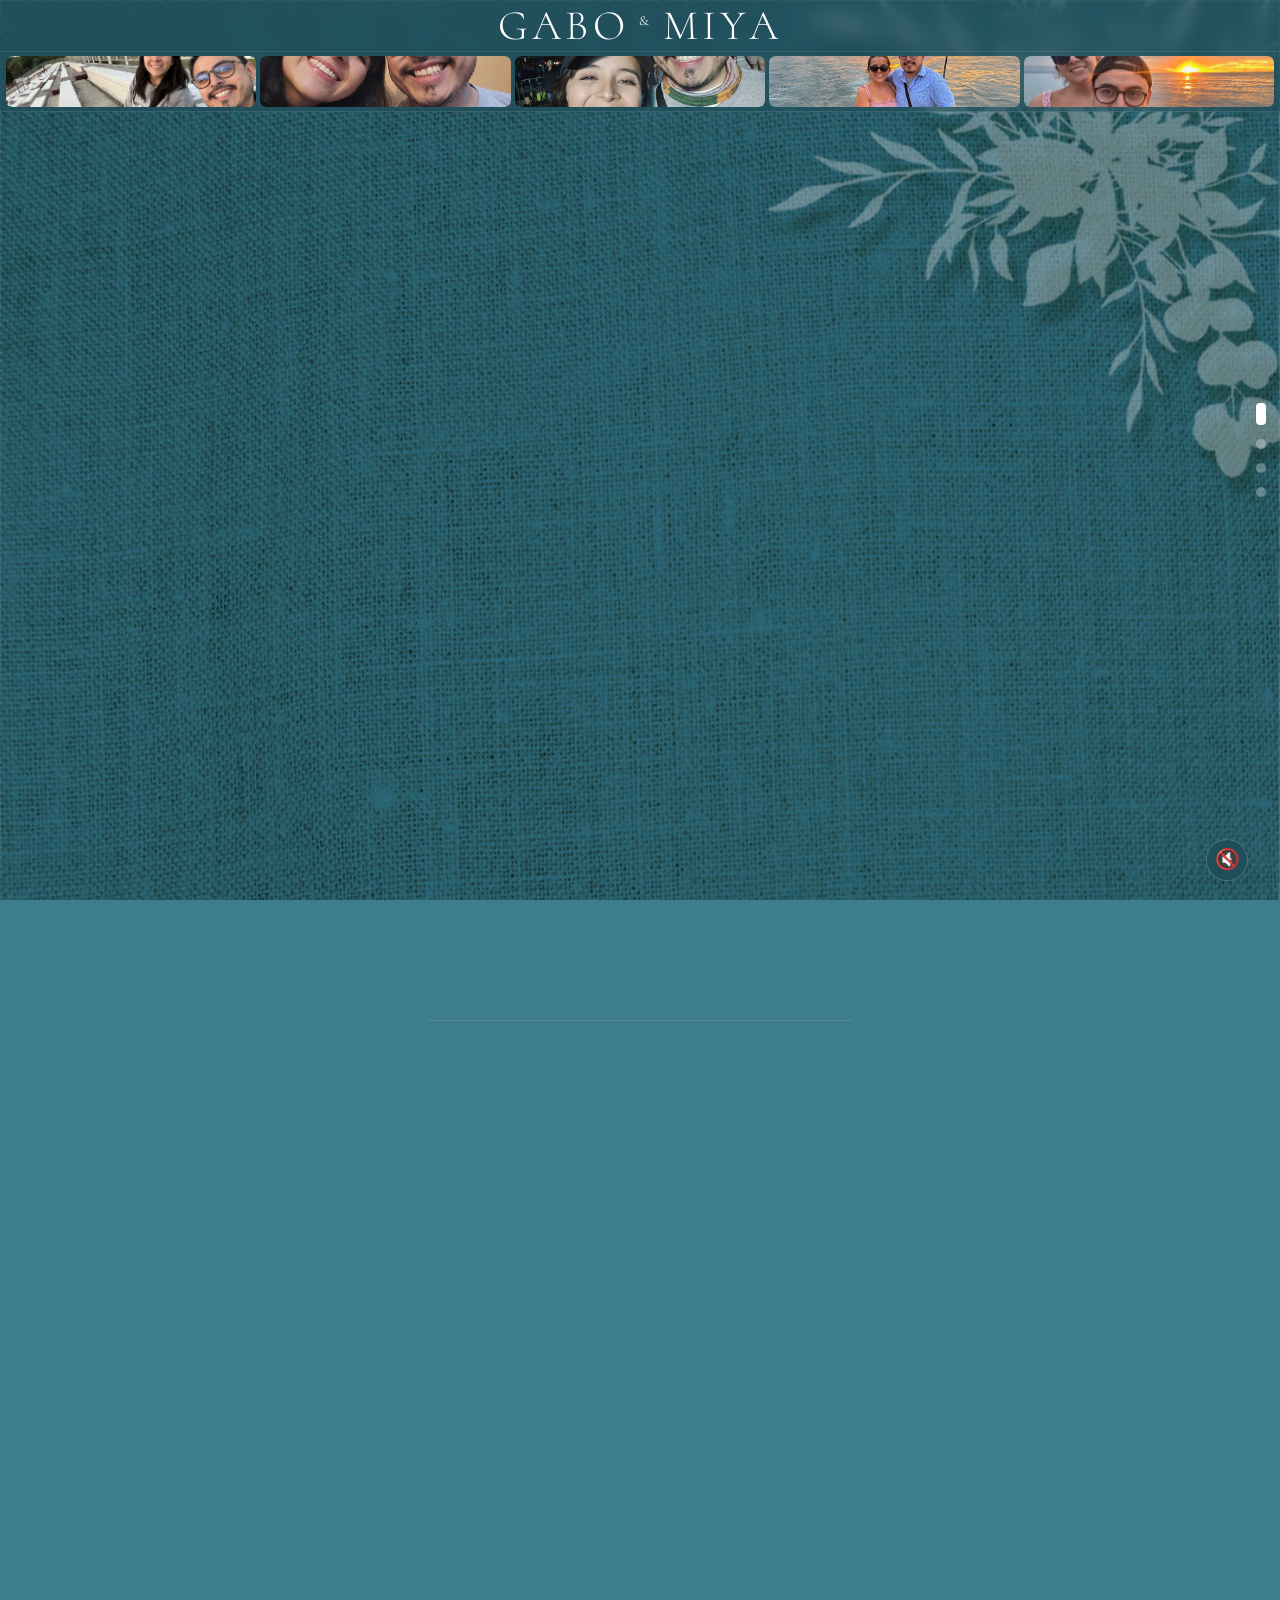
<file: invitacion1/indexBAK.html>
<!DOCTYPE html>
<html lang="es">
<head>
<meta charset="UTF-8">
<meta name="viewport" content="width=device-width, initial-scale=1.0">
<title>Gabo &amp; Miya · Boda 2026</title>
<link rel="preconnect" href="https://fonts.googleapis.com">
<link href="https://fonts.googleapis.com/css2?family=Cormorant+Garamond:ital,wght@0,300;0,400;0,500;1,300;1,400&family=Cormorant+SC:wght@300;400;500&display=swap" rel="stylesheet">
<style>
*, *::before, *::after { box-sizing: border-box; margin: 0; padding: 0; }
:root {
  --white: #ffffff;
  --white-75: rgba(255,255,255,0.75);
  --white-55: rgba(255,255,255,0.55);
  --white-10: rgba(255,255,255,0.10);
  --teal-darker: #1e4a57;
  --header-h: 100px; /* nombres (70px) + tira fotos (60px) */
}
html { scroll-behavior: smooth; }
body {
  font-family: 'Cormorant Garamond', serif;
  background: #3d7d8d;
  min-height: 100vh;
  overflow-x: hidden;
}

/* ── FONDO FIJO ── */
.bg-fixed {
  position: fixed; inset: 0; z-index: 0;
  background-image: url('img/Fondo.jpg');
  background-size: 100% auto;
  background-position: center top;
  background-repeat: repeat-y;
}
.bg-fixed::after {
  content: ''; position: absolute; inset: 0;
  background: rgba(20,55,65,0.25);
}

/* ── HEADER ── */
.fixed-header {
  position: fixed; top: 0; left: 0; right: 0;
  z-index: 50;
  background: rgba(30,74,87,0.45);
  backdrop-filter: blur(10px);
  border-bottom: 1px solid rgba(255,255,255,0.1);
  display: flex; flex-direction: column;
}

/* Fila 1: nombres */
.header-top {
  height: 70px;
  display: flex; align-items: center; justify-content: flex-start;
  padding: 0 1rem;
  gap: 0;
}
.header-names{
  font-family:'Cormorant SC', serif;
  color:white;

  font-size: clamp(30px, 6vw, 42px);
  font-weight:300;
  letter-spacing:0.1em;

  display:flex;
  align-items:flex-start;
  justify-content:center;
  color: var(--white); 
}

.header-names .amp{
  font-size:0.45em;
  margin:0 10px;
  margin-top:8px;
  opacity:0.85;
  color: var(--white);
  white-space: nowrap;
}
/* Fila 2: tira de fotos */
.photo-strip {
  height: 60px;
  display: flex; gap: 4px; padding: 4px 6px;
  overflow: hidden;
  border-top: 1px solid rgba(255,255,255,0.08);
}
.strip-slot {
  flex: 1; border-radius: 6px;
  overflow: hidden; position: relative;
  background: rgba(255,255,255,0.05);
}
.strip-slot img {
  position: absolute; inset: 0;
  width: 100%; height: 100%;
  object-fit: cover; border-radius: 6px;
  transition: opacity 1s ease;
}
.strip-slot img.hidden  { opacity: 0; }
.strip-slot img.visible { opacity: 1; }

/* ── PROGRESS DOTS ── */
.progress-dots {
  position: fixed; right: 0.9rem; top: 50%; transform: translateY(-50%);
  display: flex; flex-direction: column; gap: 14px; z-index: 50;
}
.pdot {
  width: 10px; height: 10px; border-radius: 50%;
  background: rgba(255,255,255,0.3);
  cursor: pointer; transition: all 0.3s; border: none; padding: 0;
}
.pdot.active { background: var(--white); height: 22px; border-radius: 4px; }

/* ── MUSIC BUTTON ── */
#music-toggle {
  position: fixed; bottom: 1.2rem; right: 2rem;
  z-index: 60; background: rgba(25,68,82,0.5);
  border: 1px solid rgba(255,255,255,0.2);
  border-radius: 50%; width: 42px; height: 42px;
  display: flex; align-items: center; justify-content: center;
  font-size: 20px; cursor: pointer;
  backdrop-filter: blur(8px); transition: background 0.2s;
}
#music-toggle:hover { background: rgba(25,68,82,0.8); }

/* ── CONTENIDO ── */
.content {
  position: relative; z-index: 1;
  max-width: 480px; margin: 0 auto;
  padding: 0 1.75rem;
  padding-top: var(--header-h);
}

/* ── SECCIONES ── */
section {
  min-height: 100vh;
  display: flex; flex-direction: column;
  align-items: center; justify-content: center;
  padding: 3rem 0; text-align: center;
}
section + section { border-top: 1px solid rgba(255,255,255,0.1); }

/* ── PORTADA ── */
.tagline {
  font-family: 'Cormorant SC', serif;
  font-size: clamp(18px, 3.8vw, 22px);
  color: var(--white); letter-spacing: 0.01em; line-height: 1.5;
  margin-bottom: 2rem;
}
.date-row { display: flex; gap: 2.5rem; justify-content: center; margin-bottom: 2rem; }
.date-col { text-align: center; }
.date-col .lbl {
  font-family: 'Cormorant SC', serif; font-size: 20px;
  color: var(--white-55); letter-spacing: 0.14em; display: block; margin-bottom: 3px;
}
.date-col .val {
  font-family: 'Cormorant SC', serif;
  font-size: clamp(26px, 7vw, 38px);
  color: var(--white); font-weight: 400; display: block; line-height: 1;
}
.venue {
  font-family: 'Cormorant SC', serif; color: var(--white);
  font-size: clamp(20px, 4.2vw, 24px); letter-spacing: 0.05em; margin-bottom: 0.4rem;
}
.address {
  font-family: 'Cormorant SC', serif; color: var(--white);
  font-size: clamp(18px, 3.2vw, 22px); letter-spacing: 0.03em;
  line-height: 1.7; margin-bottom: 2rem;
}
.guest-box {
  background: var(--white-10);
  border: 1px solid rgba(255,255,255,0.22);
  border-radius: 12px; padding: 1.25rem 1.75rem;
  width: 100%; text-align: center; backdrop-filter: blur(3px);
}
.guest-box .gname {
  font-family: 'Cormorant SC', serif; color: var(--white);
  font-size: 26px; font-weight: 400; margin-bottom: 0.25rem;
}
.guest-box .gseats {
  font-family: 'Cormorant SC', serif; color: var(--white-55);
  font-size: 22px; letter-spacing: 0.07em;
}

/* ── ITINERARIO ── */
.itinerary { width: 100%; max-width: 320px; }
.it-item {
  display: grid;
  grid-template-columns: 72px 1fr;
  grid-template-rows: auto auto;
  column-gap: 1rem; align-items: center;
  padding: 0.9rem 0; position: relative;
}
.it-item:not(:last-child)::after {
  content: ''; position: absolute;
  left: 35px; top: calc(50% + 36px);
  width: 1px; height: calc(100% - 28px);
  border-left: 1px dashed rgba(255,255,255,0.22);
}
.it-icon-wrap {
  grid-column: 1; grid-row: 1 / span 2;
  width: 68px; height: 68px;
  display: flex; align-items: center; justify-content: center;
  background: var(--white-10);
  border: 1px solid rgba(255,255,255,0.2);
  border-radius: 50%; backdrop-filter: blur(4px);
  justify-self: center;
}
.it-icon-wrap img {
  width: 38px; height: 38px; object-fit: contain;
  filter: brightness(0) invert(1); opacity: 0.9;
}
.it-name {
  grid-column: 2; grid-row: 1;
  font-family: 'Cormorant SC', serif; color: var(--white);
  font-size: 24px; letter-spacing: 0.06em; line-height: 1.2; align-self: end;
}
.it-icon-wrapNoBkg {
  grid-column: 1; grid-row: 1 / span 2;
  width: 68px; height: 68px;
  display: flex; align-items: center; justify-content: center;
  border: 1px solid rgba(255,255,255,0.2);
  border-radius: 50%; backdrop-filter: blur(4px);
  justify-self: center;
}
.it-icon-wrapNoBkg img {
  width: 70px; height: 70px; object-fit: contain;
}
.it-time {
  grid-column: 2; grid-row: 2;
  font-family: 'Cormorant SC', serif; color: var(--white-55);
  font-size: 22px; letter-spacing: 0.05em; margin-top: 2px; align-self: start;
}

/* ── VESTIMENTA ── */
.dress-title {
  font-family: 'Cormorant SC', serif; color: var(--white);
  font-size: 22px; letter-spacing: 0.07em; margin-bottom: 0.3rem;
}
.dress-subtitle {
  font-family: 'Cormorant SC', serif; color: var(--white-75);
  font-size: 32px; letter-spacing: 0.04em; margin-bottom: 0.5rem;
}
.dress-icons { display: flex; gap: 3.5rem; justify-content: center; margin: 1.8rem 0; }
.dress-icon-wrap { display: flex; flex-direction: column; align-items: center; gap: 0.7rem; }
.dress-icon-wrap img {
  width: 80px; height: 80px; object-fit: contain;
  filter: brightness(0) invert(1); opacity: 0.9;
}
.dress-lbl {
  font-family: 'Cormorant SC', serif; color: var(--white-55);
  font-size: 20px; letter-spacing: 0.1em;
}
.dress-note {
  font-family: 'Cormorant SC', serif; color: var(--white-55);
  font-size: 20px; letter-spacing: 0.08em; margin-top: 0.5rem;
}
.divider { width: 60px; height: 1px; background: rgba(255,255,255,0.22); margin: 1.5rem auto; }

/* ── RSVP ── */
.rsvp-title {
  font-family: 'Cormorant SC', serif; color: var(--white);
  font-size: 28px; margin-bottom: 0.3rem;
}
.rsvp-sub {
  font-family: 'Cormorant SC', serif; color: var(--white-55);
  font-size: 20px; letter-spacing: 0.07em; margin-bottom: 1.8rem;
}
.rsvp-lbl {
  font-family: 'Cormorant SC', serif; color: var(--white-75);
  font-size: 18px; letter-spacing: 0.08em; display: block;
  margin-bottom: 0.4rem; text-align: left;
}
.rsvp-input {
  width: 100%; background: var(--white-10);
  border: 1px solid rgba(255,255,255,0.28); border-radius: 10px;
  padding: 0.75rem 1rem; color: var(--white);
  font-family: 'Cormorant Garamond', serif; font-size: 17px;
  margin-bottom: 1.2rem; outline: none; backdrop-filter: blur(4px);
  transition: border-color 0.2s, background 0.2s;
}
.rsvp-input::placeholder { color: rgba(255,255,255,0.3); }
.rsvp-input:focus { border-color: rgba(255,255,255,0.55); background: rgba(255,255,255,0.16); }
.attend-btns { display: flex; gap: 0.8rem; margin-bottom: 1.2rem; }
.attend-btn {
  flex: 1; padding: 0.85rem;
  font-family: 'Cormorant SC', serif; font-size: 20px; letter-spacing: 0.08em;
  border-radius: 10px; cursor: pointer;
  border: 1px solid rgba(255,255,255,0.35);
  background: transparent; color: var(--white-75); transition: all 0.2s;
}
.attend-btn.sel-yes { background: rgba(255,255,255,0.88); color: var(--teal-darker); border-color: transparent; }
.attend-btn.sel-no  { background: rgba(220,80,80,0.45); color: var(--white); border-color: transparent; }
.counter-wrap {
  display: flex; align-items: center; justify-content: space-between;
  background: var(--white-10); border: 1px solid rgba(255,255,255,0.28);
  border-radius: 10px; padding: 0.5rem 1rem; margin-bottom: 1.2rem;
  backdrop-filter: blur(4px);
}
.counter-val {
  font-family: 'Cormorant SC', serif; color: var(--white); font-size: 28px; font-weight: 400;
}
.counter-btn {
  background: rgba(255,255,255,0.18); border: none; color: var(--white);
  width: 38px; height: 38px; border-radius: 50%; font-size: 24px;
  cursor: pointer; display: flex; align-items: center; justify-content: center;
  transition: background 0.2s;
}
.counter-btn:hover { background: rgba(255,255,255,0.32); }
.rsvp-submit {
  width: 100%; padding: 1rem;
  font-family: 'Cormorant SC', serif; font-size: 18px; letter-spacing: 0.1em;
  background: rgba(255,255,255,0.88); color: var(--teal-darker);
  border: none; border-radius: 10px; cursor: pointer; transition: background 0.2s;
}
.rsvp-submit:hover { background: var(--white); }
.rsvp-submit:disabled { opacity: 0.6; cursor: default; }

/* ── GRACIAS ── */
.thanks-icon { font-size: 60px; margin-bottom: 1rem; }
.thanks-title {
  font-family: 'Cormorant SC', serif; color: var(--white); font-size: 34px; margin-bottom: 0.6rem;
}
.thanks-text {
  font-family: 'Cormorant SC', serif; color: var(--white-75); font-size: 24px; line-height: 1.7;
}

/* ── COUNTDOWN ── */
.countdown-box { margin: 2rem 0; text-align: center; }
.countdown-title {
  font-family: 'Cormorant SC', serif; color: var(--white);
  font-size: 28px; margin-bottom: 1rem;
}
.countdown { display: flex; justify-content: center; gap: 14px; flex-wrap: wrap; }
.cd-item {
  min-width: 72px; padding: 12px 10px; border-radius: 12px;
  background: rgba(255,255,255,0.10); border: 1px solid rgba(255,255,255,0.18);
  backdrop-filter: blur(4px);
}
.cd-item span {
  display: block; font-family: 'Cormorant SC', serif;
  color: var(--white); font-size: 32px; line-height: 1;
}
.cd-item small {
  font-family: 'Cormorant SC', serif; color: var(--white-55);
  font-size: 14px; letter-spacing: 0.08em;
}

/* ── TOAST ── */
.toast {
  position: fixed; bottom: 1.5rem; left: 50%; transform: translateX(-50%);
  background: rgba(20,55,65,0.95); color: var(--white);
  border-radius: 10px; padding: 0.75rem 1.5rem;
  font-family: 'Cormorant SC', serif; font-size: 15px;
  z-index: 200; display: none; white-space: nowrap;
  backdrop-filter: blur(8px); border: 1px solid rgba(255,255,255,0.15);
}

/* ── FADE IN ── 
.fade-in {
  opacity: 0; transform: translateY(20px);
  transition: opacity 0.75s ease, transform 0.75s ease;
}
.fade-in.visible { opacity: 1; transform: translateY(0); }*/

  .fade-in {
  opacity: 0;
  transform: translateY(20px);
  transition: opacity 0.75s ease, transform 0.75s ease;
}

.fade-in.visible {
  opacity: 1;
  transform: translateY(0);
}
  
</style>
</head>
<body>

<div class="bg-fixed"></div>

<!-- HEADER: nombres + tira de 5 fotos -->
<header class="fixed-header">
  <div class="header-names">
  GABO <span class="amp">&amp;</span> MIYA
 </div>
  
  <div class="photo-strip">
    <div class="strip-slot" id="strip0"><img src="img/1.jpg" class="visible" alt=""></div>
    <div class="strip-slot" id="strip1"><img src="img/2.jpg" class="visible" alt=""></div>
    <div class="strip-slot" id="strip2"><img src="img/3.jpg" class="visible" alt=""></div>
    <div class="strip-slot" id="strip3"><img src="img/4.jpg" class="visible" alt=""></div>
    <div class="strip-slot" id="strip4"><img src="img/5.jpg" class="visible" alt=""></div>
  </div>
</header>

<!-- PROGRESS DOTS -->
<div class="progress-dots">
  <button class="pdot active" onclick="scrollToSection(0)"></button>
  <button class="pdot" onclick="scrollToSection(1)"></button>
  <button class="pdot" onclick="scrollToSection(2)"></button>
  <button class="pdot" onclick="scrollToSection(3)"></button>
</div>

<!-- MUSIC -->
<div id="music-toggle">🔇</div>
<iframe id="music" width="0" height="0" frameborder="0" allow="autoplay"></iframe>

<div class="content">
  <!-- ═══ 1: PORTADA ═══ -->
  <section id="s0">
    <p class="tagline fade-in">En compañía de nuestras familias,<br>unimos nuestros destinos</p>
    <div class="date-row fade-in">
      <div class="date-col"><span class="lbl">Viernes</span><span class="val">7</span></div>
      <div class="date-col"><span class="lbl">Agosto</span><span class="val">2026</span></div>
      <div class="date-col"><span class="lbl">Hora</span><span class="val">19:30</span></div>
    </div>
    <p class="venue fade-in">Centro Cultural y Social Veracruzano</p>
    <p class="address fade-in">Av. Miguel Ángel de Quevedo 687,<br>San Francisco, Coyoacán,<br>04320, Ciudad de México</p>
    <div class="guest-box fade-in">
      <p class="gname" id="inv-gname">Cargando...</p>
      <p class="gseats" id="inv-gseats"></p>
    </div>
  </section>

  <!-- ═══ 2: ITINERARIO ═══ -->
  <section id="s1">
    <div class="itinerary fade-in">
      <div class="it-item">
        <div class="it-icon-wrap"><img src="img/Recepcion.png" alt="Recepción"></div>
        <span class="it-name">Recepción</span><span class="it-time">19:30</span>
      </div>
      <div class="it-item">
        <div class="it-icon-wrap"><img src="img/Ceremonia.png" alt="Ceremonia"></div>
        <span class="it-name">Ceremonia Civil</span><span class="it-time">20:00</span>
      </div>
      <div class="it-item">
        <div class="it-icon-wrap"><img src="img/cena.png" alt="Cena"></div>
        <span class="it-name">Cena</span><span class="it-time">21:00</span>
      </div>
      <div class="it-item">
        <div class="it-icon-wrap"><img src="img/PrimerBaile.png" alt="Primer Baile"></div>
        <span class="it-name">Primer Baile</span><span class="it-time">22:00</span>
      </div>
      <div class="it-item">
        <div class="it-icon-wrap"><img src="img/Brindis.png" alt="Brindis"></div>
        <span class="it-name">Brindis y Pastel</span><span class="it-time">22:30</span>
      </div>
      <div class="it-item">
        <div class="it-icon-wrap"><img src="img/Baile.png" alt="Baile"></div>
        <span class="it-name">Baile</span><span class="it-time">&nbsp;</span>
      </div>
      <div class="it-item">
        <div class="it-icon-wrap"><img src="img/Despedida.png" alt="Despedida"></div>
        <span class="it-name">Despedida</span><span class="it-time">02:30</span>
      </div>
    </div>
  </section>

  <!-- ═══ 3: VESTIMENTA ═══ -->
  <section id="s2">
    <p class="dress-title fade-in">Código de Vestimenta</p>
    <p class="dress-subtitle fade-in">Formal Casual</p>
    <div class="dress-icons fade-in">
      <div class="dress-icon-wrap">
        <img src="img/CodigoMujer.png" alt="Damas">
        <span class="dress-lbl">Damas</span>
      </div>
      <div class="dress-icon-wrap">
        <img src="img/CodigoHombre.png" alt="Caballeros">
        <span class="dress-lbl">Caballeros</span>
      </div>
    </div>
    <div class="divider fade-in"></div>
    <p class="dress-note fade-in">Celebración solo para adultos</p>
    <p class="dress-note fade-in">Agradecemos sus regalos a nombre de Miriam Haydee Belman Flores</p>
    <p class="dress-note fade-in">Banamex CLABE 012180015079889317</p>
  </section>

  <!-- ═══ 4: RSVP + COUNTDOWN ═══ -->
  <section id="s3">
    <div id="rsvp-form-wrap" style="width:100%">
      <p class="rsvp-title fade-in">Confirmar Asistencia</p>
      <p class="rsvp-sub fade-in" id="rsvp-sub-lbl"></p>
      <div class="fade-in" style="width:100%;text-align:left">
        <label class="rsvp-lbl">¿Asistirás?</label>
        <div class="attend-btns">
          <button class="attend-btn" id="btn-yes" onclick="selectAttend('yes')">Sí, asistiré</button>
          <button class="attend-btn" id="btn-no"  onclick="selectAttend('no')">No podré ir</button>
        </div>
        <div id="count-section">
          <label class="rsvp-lbl">¿Cuántos asistirán? (máx. <span id="max-lbl">0</span>)</label>
          <div class="counter-wrap">
            <button class="counter-btn" onclick="chgCount(-1)">−</button>
            <span class="counter-val" id="cnt-val">1</span>
            <button class="counter-btn" onclick="chgCount(1)">+</button>
          </div>
        </div>
        <label class="rsvp-lbl">Mensaje para los novios (opcional)</label>
        <textarea class="rsvp-input" rows="3" id="rsvp-msg" placeholder="Un mensaje de felicitación..."></textarea>
        <button class="rsvp-submit" id="rsvp-btn" onclick="submitRSVP()">Confirmar asistencia</button>
      </div>
    </div>
    <div id="thanks-wrap" style="display:none;width:100%;text-align:center">
   <!--   <div class="thanks-icon">💍</div>-->
      <!--   <div class="it-icon-wrap"><img src="img/darth-vader.svg" alt="Que la fuerza te acompañe"></div> -->
      <div class="it-icon-wrapNoBkg"><img src="img/darth-vader.png" alt="Que la fuerza te acompañe"></div>
      <p class="thanks-title">¡Gracias!</p>
      <p class="thanks-text" id="thanks-txt"></p>
    </div>

    <div class="countdown-box fade-in">
      <p class="countdown-title">Faltan</p>
      <div id="countdown" class="countdown">
        <div class="cd-item"><span id="cd-days">0</span><small>Días</small></div>
        <div class="cd-item"><span id="cd-hours">0</span><small>Horas</small></div>
        <div class="cd-item"><span id="cd-minutes">0</span><small>Min</small></div>
        <div class="cd-item"><span id="cd-seconds">0</span><small>Seg</small></div>
      </div>
    </div>
  </section>

</div>

<div class="toast" id="toast"></div>

<script>
const SUPA_URL = 'https://jlakoulrsnptdsslerte.supabase.co';
const SUPA_KEY = 'sb_publishable_lW75yG4gMJUC6kLkCABx9A_NihDmEEa';
const ID_EVENT = 1;
const TOTAL_PHOTOS = 84;

let activeGuest = null, attendChoice = null, guestCount = 1, maxSeats = 2;
let currentSection = 0, autoScrollTimer = null, userScrolled = false;
const sections = ['s0','s1','s2','s3'];

/* ── CARRUSEL ── */
let photoPool = [];
function getNextPhoto() {
  if (!photoPool.length) {
    photoPool = Array.from({length: TOTAL_PHOTOS}, (_,i) => i+1);
    for (let i = photoPool.length-1; i > 0; i--) {
      const j = Math.floor(Math.random()*(i+1));
      [photoPool[i],photoPool[j]] = [photoPool[j],photoPool[i]];
    }
  }
  return photoPool.pop();
}

function changeStripPhoto(idx) {
  const slot = document.getElementById('strip'+idx);
  if (!slot) return;
  const oldImg = slot.querySelector('img');
  const newImg = document.createElement('img');
  newImg.src = 'img/'+getNextPhoto()+'.jpg';
  newImg.alt = ''; newImg.className = 'hidden';
  slot.appendChild(newImg);
  requestAnimationFrame(() => {
    newImg.classList.remove('hidden'); newImg.classList.add('visible');
    if (oldImg) {
      oldImg.classList.remove('visible'); oldImg.classList.add('hidden');
      setTimeout(() => { if (oldImg.parentNode) oldImg.parentNode.removeChild(oldImg); }, 1100);
    }
  });
}

function startCarousel() {
  setInterval(() => changeStripPhoto(0), 3200);
  setInterval(() => changeStripPhoto(1), 4100);
  setInterval(() => changeStripPhoto(2), 5000);
  setInterval(() => changeStripPhoto(3), 3700);
  setInterval(() => changeStripPhoto(4), 4500);
}

/* ── SCROLL ── */
function scrollToSection(idx) {
  if (idx < 0 || idx >= sections.length) return;
  currentSection = idx;
  document.getElementById(sections[idx]).scrollIntoView({ behavior: 'smooth' });
  updateDots();
}
function updateDots() {
  document.querySelectorAll('.pdot').forEach((d,i) => d.classList.toggle('active', i===currentSection));
}
/*function startAutoScroll() {
  autoScrollTimer = setInterval(() => {
    if (userScrolled) { clearInterval(autoScrollTimer); return; }
    if (currentSection < sections.length-1) { currentSection++; scrollToSection(currentSection); }
    else { clearInterval(autoScrollTimer); }
  }, 4500);
}
let scrollTimeout;
window.addEventListener('scroll', () => {
  if (autoScrollTimer) userScrolled = true;
  clearTimeout(scrollTimeout);
  scrollTimeout = setTimeout(() => {
    sections.forEach((id,i) => {
      const rect = document.getElementById(id).getBoundingClientRect();
      if (rect.top >= -100 && rect.top < window.innerHeight/2) { currentSection=i; updateDots(); }
    });
  }, 80);
}, { passive: true });*/

  function startAutoScroll() {
  autoScrollTimer = setInterval(() => {

    if (userScrolled) {
      clearInterval(autoScrollTimer);
      return;
    }

    if (currentSection < sections.length - 1) {
      currentSection++;
      scrollToSection(currentSection);
    } else {
      clearInterval(autoScrollTimer);
    }

  }, 4500);
}

let scrollTimeout;

window.addEventListener('scroll', () => {

  clearTimeout(scrollTimeout);

  scrollTimeout = setTimeout(() => {

    sections.forEach((id, i) => {

      const rect = document.getElementById(id).getBoundingClientRect();

      if (rect.top >= -100 && rect.top < window.innerHeight / 2) {
        currentSection = i;
        updateDots();
      }

    });

  }, 80);

}, { passive: true });

/* ── MÚSICA ── */
const YT_ID = 'suHvGQYTAG0';
const embedURL = `https://www.youtube.com/embed/${YT_ID}?autoplay=1&loop=1&playlist=${YT_ID}&controls=0&rel=0&modestbranding=1`;
let playing = false;
document.getElementById('music-toggle').addEventListener('click', () => {
  const frame = document.getElementById('music');
  if (playing) { frame.src=''; document.getElementById('music-toggle').textContent='🔇'; }
  else { frame.src=embedURL; document.getElementById('music-toggle').textContent='🔊'; }
  playing = !playing;
});

/* ── COUNTDOWN ── */
const targetDate = new Date('August 7, 2026 19:30:00').getTime();
setInterval(() => {
  const dist = targetDate - Date.now();
  if (dist <= 0) { document.getElementById('countdown').innerHTML='🎉 ¡Llegó el gran día! 🎉'; return; }
  document.getElementById('cd-days').textContent    = Math.floor(dist/(1000*60*60*24));
  document.getElementById('cd-hours').textContent   = Math.floor((dist%(1000*60*60*24))/(1000*60*60));
  document.getElementById('cd-minutes').textContent = Math.floor((dist%(1000*60*60))/(1000*60));
  document.getElementById('cd-seconds').textContent = Math.floor((dist%(1000*60))/1000);
}, 1000);

/* ── SUPABASE ── */
async function api(path, opts={}) {
  const res = await fetch(SUPA_URL+'/rest/v1/'+path, {
    headers: { 'apikey':SUPA_KEY,'Authorization':'Bearer '+SUPA_KEY,
      'Content-Type':'application/json','Prefer':'return=representation',...(opts.headers||{}) },...opts
  });
  if (!res.ok) throw new Error(await res.text());
  const t = await res.text(); return t ? JSON.parse(t) : null;
}
function showToast(msg, dur=2800) {
  const t = document.getElementById('toast');
  t.textContent=msg; t.style.display='block';
  clearTimeout(t._t); t._t=setTimeout(()=>t.style.display='none',dur);
}
function setGuestUI(g) {
  document.getElementById('inv-gname').textContent   = g.name;
  document.getElementById('inv-gseats').textContent  = 'Lugares asignados: '+g.seats;
  document.getElementById('rsvp-sub-lbl').textContent = g.name+' · '+g.seats+' lugar'+(g.seats!==1?'es':'')+' asignado'+(g.seats!==1?'s':'');
  document.getElementById('max-lbl').textContent = g.seats;
  maxSeats = g.seats;
}
function selectAttend(c) {
  attendChoice=c;
  document.getElementById('btn-yes').className='attend-btn'+(c==='yes'?' sel-yes':'');
  document.getElementById('btn-no').className ='attend-btn'+(c==='no' ?' sel-no' :'');
  document.getElementById('count-section').style.display=c==='yes'?'block':'none';
}
function chgCount(d) {
  guestCount=Math.max(1,Math.min(maxSeats,guestCount+d));
  document.getElementById('cnt-val').textContent=guestCount;
}
async function submitRSVP() {
  if (!attendChoice) { showToast('Por favor indica si asistirás'); return; }
  if (!activeGuest)  { showToast('No se pudo identificar al invitado'); return; }
  const btn=document.getElementById('rsvp-btn');
  btn.disabled=true; btn.textContent='Guardando...';
  try {
    await api('guests?id=eq.'+activeGuest.id+'&id_event=eq.'+ID_EVENT,{
      method:'PATCH',body:JSON.stringify({
        status:attendChoice==='yes'?'confirmed':'declined',
        confirmed:attendChoice==='yes'?guestCount:0,
        msg:document.getElementById('rsvp-msg').value
      })
    });
    document.getElementById('thanks-txt').innerHTML=attendChoice==='yes'
      ?'Tu confirmación ha sido registrada.<br>¡Te esperamos el <strong>7 de agosto</strong>! 🥂
      '
      :'Lamentamos que no puedas asistir.<br>Gracias por avisarnos.';
    document.getElementById('rsvp-form-wrap').style.display='none';
    document.getElementById('thanks-wrap').style.display='block';
  } catch(e) {
    btn.disabled=false; btn.textContent='Confirmar asistencia';
    showToast('Error: '+e.message);
  }
}

/* ── FADE IN ── */
const fadeObs=new IntersectionObserver((entries)=>{
  entries.forEach(e=>{if(e.isIntersecting){e.target.classList.add('visible');fadeObs.unobserve(e.target);}});
},{threshold:0.1});
document.querySelectorAll('.fade-in').forEach(el=>fadeObs.observe(el));

/* ── INIT ── */
(async()=>{
  const gid=new URLSearchParams(window.location.search).get('id');
  if(gid){
    try{
      const res=await api('guests?id=eq.'+gid+'&id_event=eq.'+ID_EVENT);
      if(res&&res[0]){activeGuest=res[0];setGuestUI(res[0]);}
      else{document.getElementById('inv-gname').textContent='Invitado no encontrado';}
    }catch(e){document.getElementById('inv-gname').textContent='Error al cargar';}
  }else{
    document.getElementById('inv-gname').textContent='Bienvenido';
    document.getElementById('inv-gseats').textContent='';
    document.getElementById('rsvp-sub-lbl').textContent='Ingresa con tu link personalizado';
  }
  startCarousel();
  setTimeout(startAutoScroll,3500);
})();
</script>
</body>
</html>
</file>
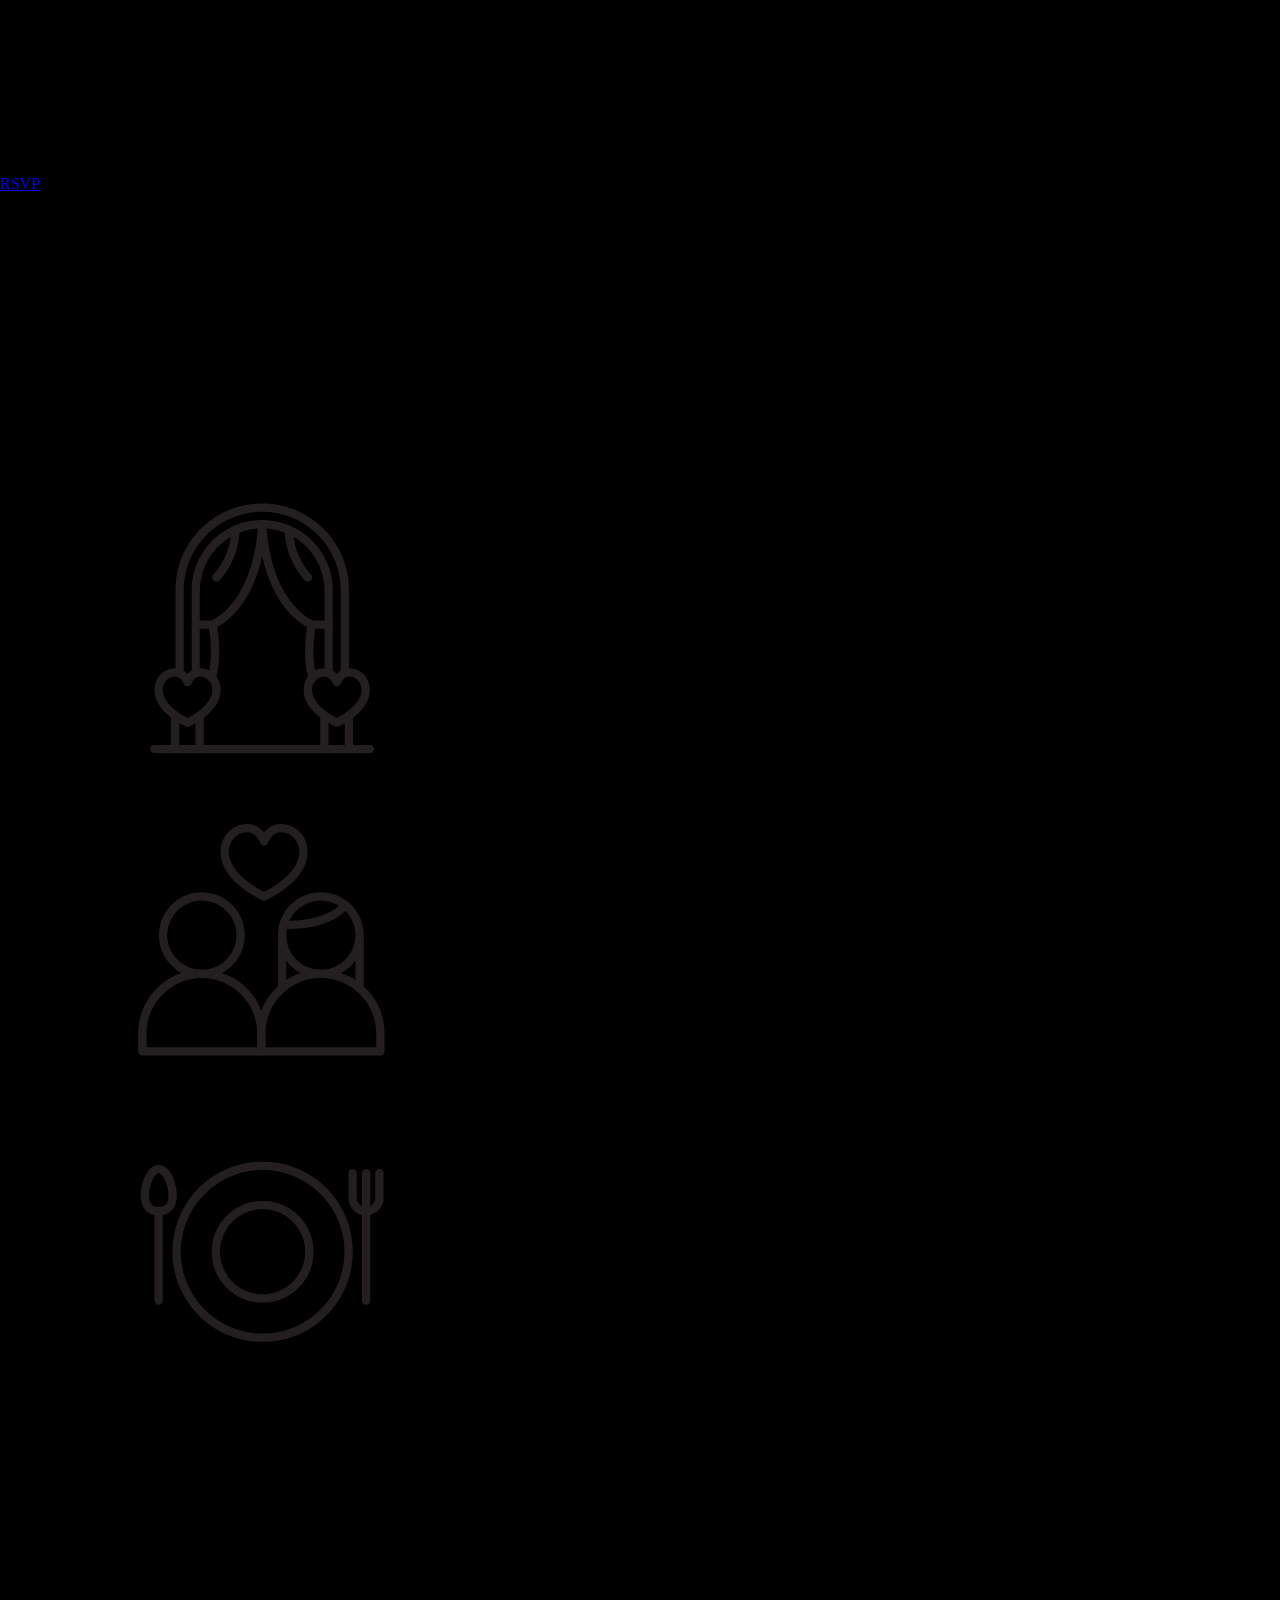
<file: invitacion1/Invitacion1.html>
<!DOCTYPE html>
<html lang="es">

<head>

  <meta charset="UTF-8">
  <meta name="viewport" content="width=device-width, initial-scale=1.0">

  <title>Gabo & Miya</title>

  <link rel="stylesheet" href="css/style.css">

</head>

<body>

  <!-- HERO -->

  <section class="hero fade-up">

    <div class="hero-content">

      <h1 class="names">
        Gabo
        <span>&</span>
        <br>
        Miya
      </h1>

      <p class="phrase">
        En compañía de nuestras familias,
        <br>
        unimos nuestros destinos
      </p>

      <div class="guest-box">

        <h2>
          Familia Martínez
        </h2>

        <p>
          2 lugares asignados
        </p>

      </div>

    </div>

  </section>

  <!-- FECHA -->

  <section class="date-section fade-up">

    <div class="date-grid">

      <div>
        <h3>Viernes</h3>
        <p>7</p>
      </div>

      <div>
        <h3>Agosto</h3>
        <p>2026</p>
      </div>

      <div>
        <h3>19:30</h3>
        <p>HRS</p>
      </div>

    </div>

  </section>

  <!-- LUGAR -->

  <section class="location fade-up">

    <h2>
      Centro Cultural y Social Veracruzano
    </h2>

    <p>
      Av. Miguel Ángel de Quevedo 687
      <br>
      San Francisco, Coyoacán
      <br>
      Ciudad de México
    </p>

  </section>

  <!-- TIMELINE -->

  <section class="timeline fade-up">

    <div class="line"></div>

    <div class="event left">
      <img src="img/Recepcion.png">
      <div>
        <h3>Recepción</h3>
        <p>19:30</p>
      </div>
    </div>

    <div class="event right">
      <img src="img/Ceremonia.png">
      <div>
        <h3>Ceremonia Civil</h3>
        <p>20:00</p>
      </div>
    </div>

    <div class="event left">
      <img src="img/cena.png">
      <div>
        <h3>Cena</h3>
        <p>21:00</p>
      </div>
    </div>

    <div class="event right">
      <img src="img/Baile.png">
      <div>
        <h3>Baile</h3>
        <p>22:00</p>
      </div>
    </div>

  </section>

  <!-- DRESS CODE -->

  <section class="dresscode fade-up">

    <h2>
      Código de Vestimenta
    </h2>

    <h3>
      Formal Casual
    </h3>

    <p>
      Celebración solo para adultos
    </p>

  </section>

  <!-- RSVP -->

  <section class="rsvp fade-up">

    <h2>
      Confirma tu asistencia
    </h2>

    <a
      href="https://wa.me/5215512345678"
      target="_blank"
      class="btn"
    >
      RSVP
    </a>

  </section>

  <script src="js/app.js"></script>

</body>

</html>
</file>
<file: invitacion1/css/style.css>
*{
    margin:0;
    padding:0;
    box-sizing:border-box;
}

body{

    overflow-x:hidden;

    background:black;
}

/* CONTENEDOR */

.invitation{

    position:relative;

    width:100%;

    max-width:768px;

    margin:auto;
}

/* IMAGEN */

.bg{

    width:100%;

    display:block;
}

/* CAPA */

.content{

    position:absolute;

    inset:0;

    color:white;
}

/* NOMBRES */

.hero{

    position:absolute;

    top:4%;

    width:100%;

    text-align:center;
}

.hero h1{

    font-size:clamp(4rem,10vw,7rem);

    line-height:.9;

    font-weight:normal;

    letter-spacing:2px;
}

.hero span{

    font-size:3rem;
}

/* FRASE */

.phrase{

    position:absolute;

    top:14%;

    width:100%;

    text-align:center;

    font-size:1.1rem;

    line-height:1.8;

    letter-spacing:1px;
}

/* FECHA */

.date-section{

    position:absolute;

    top:24%;

    width:100%;

    display:flex;

    justify-content:center;

    gap:40px;

    text-align:center;
}

.date-section h3{

    font-size:1rem;

    margin-bottom:10px;

    font-weight:normal;
}

.date-section p{

    font-size:2rem;
}

/* MOMENTOS */

.timeline{

    position:absolute;

    top:55%;

    left:50%;

    transform:translateX(-50%);

    width:80%;
}

.moment{

    display:flex;

    align-items:center;

    gap:14px;

    margin-bottom:22px;

    font-size:1rem;
}

.moment i{

    font-size:1.5rem;
}

/* RSVP */

.rsvp-btn{

    position:absolute;

    bottom:4%;

    left:50%;

    transform:translateX(-50%);

    text-decoration:none;

    color:white;

    border:1px solid rgba(255,255,255,.5);

    padding:18px 42px;

    border-radius:14px;

    background:rgba(255,255,255,.08);

    backdrop-filter:blur(4px);
}
</file>
